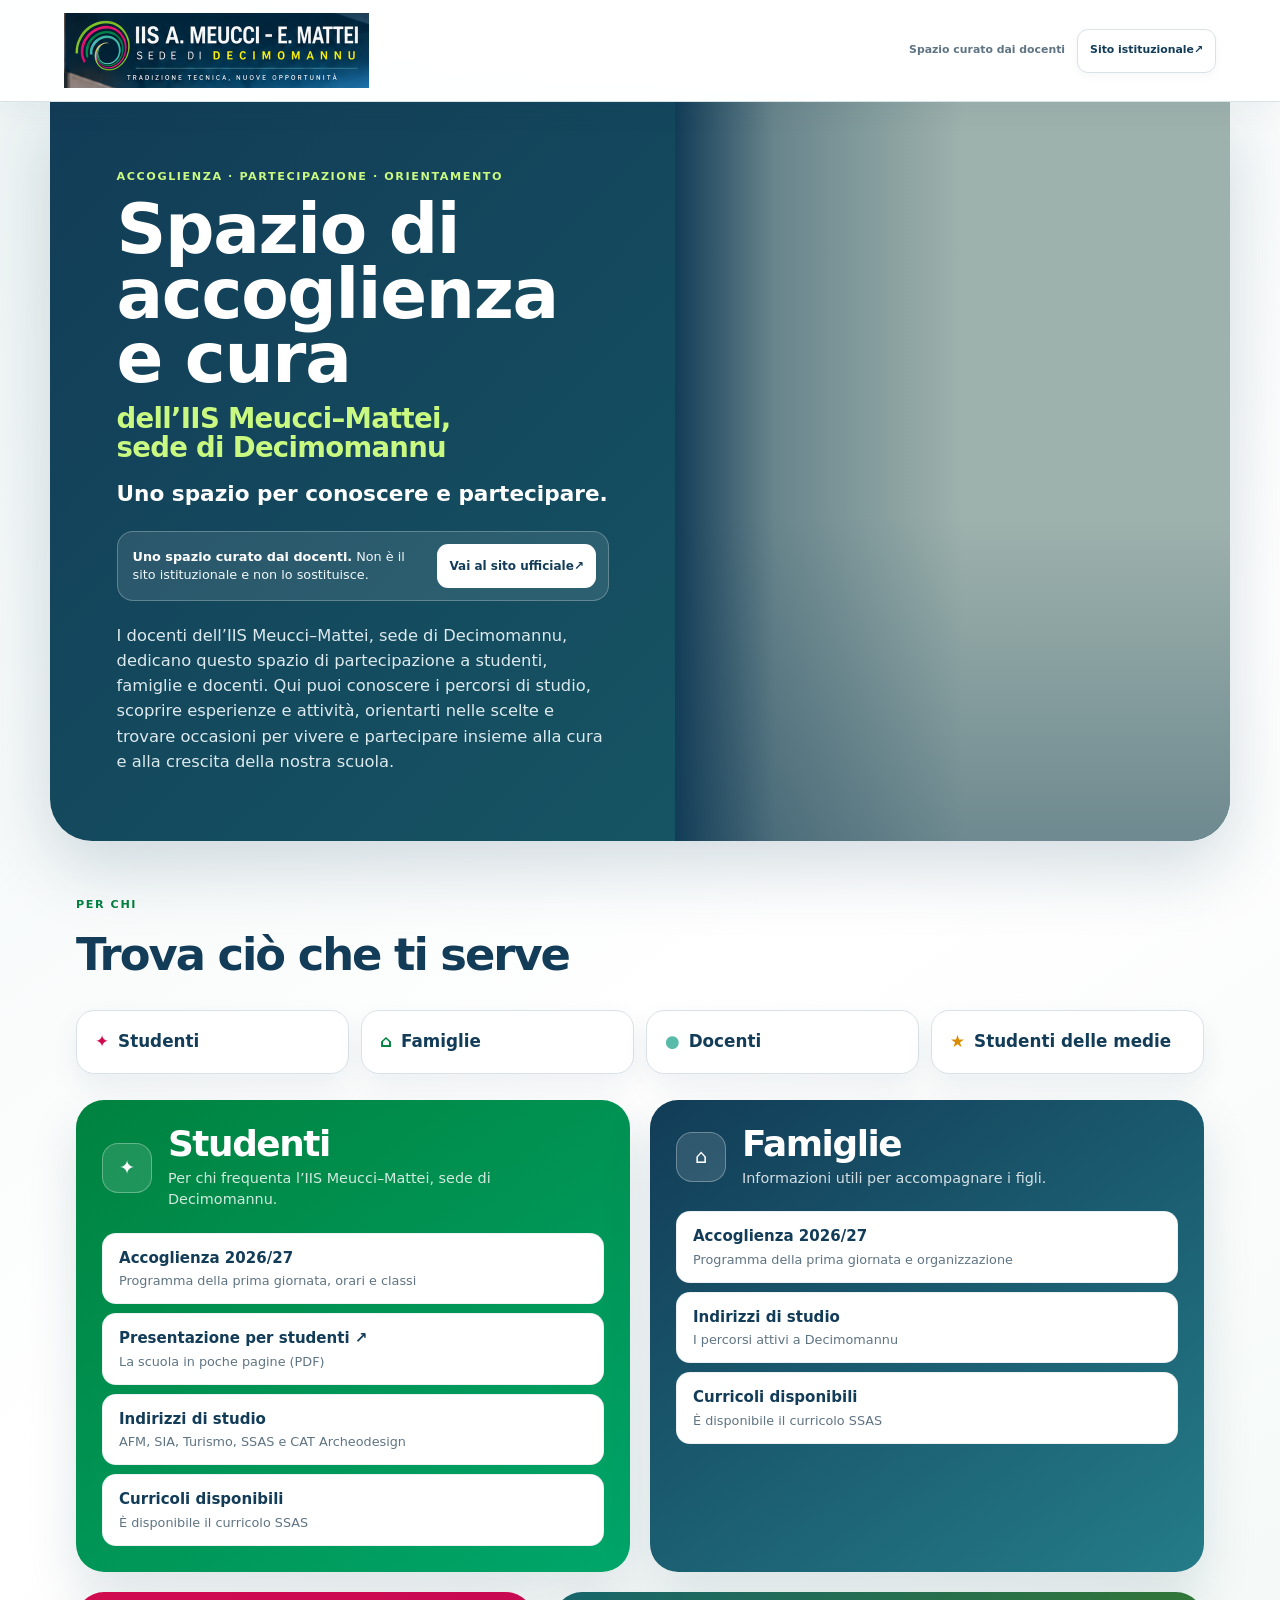
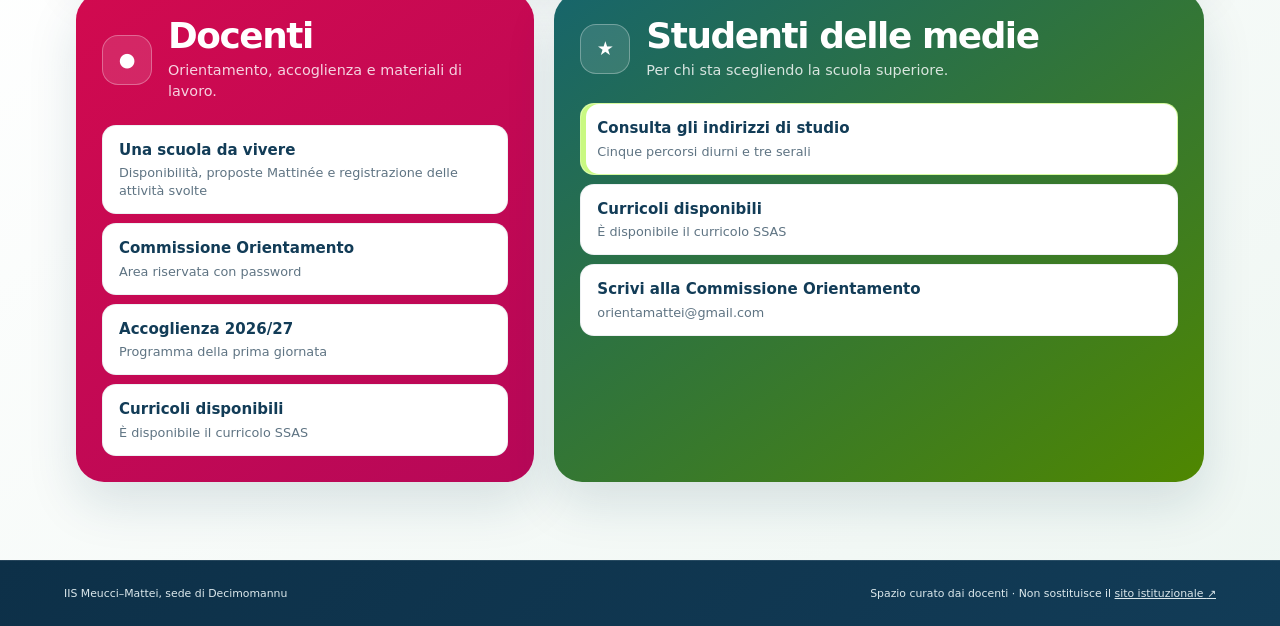
<file: index.html>
<!doctype html>
<html lang="it">
<head>
  <meta charset="utf-8">
  <meta name="viewport" content="width=device-width, initial-scale=1">
  <meta name="description" content="Spazio di accoglienza, partecipazione e orientamento curato dai docenti dell’IIS Meucci–Mattei, sede di Decimomannu.">
  <title>Spazio di accoglienza e cura | IIS Meucci–Mattei, sede di Decimomannu</title>
  <link rel="stylesheet" href="portal.css?v=20260925-home">
</head>
<body>
  <header class="site-header home-header">
    <a class="site-brand" href="index.html" aria-label="Torna alla pagina iniziale">
      <span class="context-logo" role="img" aria-label="IIS A. Meucci – E. Mattei, sede di Decimomannu"><img src="assets/decimomannu-cresce-qui-contesto.png" alt=""></span>
    </a>
    <p class="site-status"><span>Spazio curato dai docenti</span><a href="https://www.iismeuccimattei.edu.it/" target="_blank" rel="noopener">Sito istituzionale <span aria-hidden="true">↗</span></a></p>
  </header>

  <main>
    <section class="hero">
      <picture class="hero-photo" aria-hidden="true">
        <source media="(max-width: 760px)" srcset="assets/sede-decimomannu-900.webp">
        <img src="assets/sede-decimomannu-1440.webp" width="1440" height="482" alt="" fetchpriority="high">
      </picture>
      <div class="hero-copy">
        <p class="eyebrow">Accoglienza · partecipazione · orientamento</p>
        <h1><span class="hero-title-main">Spazio di accoglienza<br>e cura</span><span class="hero-title-school">dell’IIS Meucci–Mattei,<br>sede di Decimomannu</span></h1>
        <p class="hero-subtitle">Uno spazio per conoscere e partecipare.</p>
        <aside class="hero-notice" aria-label="Informazione su questo spazio">
          <span><strong>Uno spazio curato dai docenti.</strong> Non è il sito istituzionale e non lo sostituisce.</span>
          <a href="https://www.iismeuccimattei.edu.it/" target="_blank" rel="noopener">Vai al sito ufficiale <span aria-hidden="true">↗</span></a>
        </aside>
        <p class="hero-intro">I docenti dell’IIS Meucci–Mattei, sede di Decimomannu, dedicano questo spazio di partecipazione a studenti, famiglie e docenti. Qui puoi conoscere i percorsi di studio, scoprire esperienze e attività, orientarti nelle scelte e trovare occasioni per vivere e partecipare insieme alla cura e alla crescita della nostra scuola.</p>
      </div>
    </section>

    <section class="groups-section" aria-labelledby="groups-title">
      <div class="section-heading"><div><p class="step">Per chi</p><h2 id="groups-title">Trova ciò che ti serve</h2></div></div>
      <nav class="group-jump" aria-label="Vai alla tua sezione">
        <a href="#studenti"><span aria-hidden="true">✦</span> Studenti</a>
        <a href="#famiglie"><span aria-hidden="true">⌂</span> Famiglie</a>
        <a href="#docenti"><span aria-hidden="true">●</span> Docenti</a>
        <a href="#medie"><span aria-hidden="true">★</span> Studenti delle medie</a>
      </nav>

      <div class="group-grid">
        <section class="group-card group-studenti" id="studenti" aria-labelledby="studenti-title">
          <header><span class="group-icon" aria-hidden="true">✦</span><div><h3 id="studenti-title">Studenti</h3><p>Per chi frequenta l’IIS Meucci–Mattei, sede di Decimomannu.</p></div></header>
          <ul class="group-links">
            <li><a href="accoglienza.html"><strong>Accoglienza 2026/27</strong><span>Programma della prima giornata, orari e classi</span></a></li>
            <li><a href="documenti/accoglienza/Presentazione_accoglienza_studenti_Meucci_Mattei_2026-27.pdf" target="_blank" rel="noopener"><strong>Presentazione per studenti <span aria-hidden="true">↗</span></strong><span>La scuola in poche pagine (PDF)</span></a></li>
            <li><a href="indirizzi.html"><strong>Indirizzi di studio</strong><span>AFM, SIA, Turismo, SSAS e CAT Archeodesign</span></a></li>
            <li><a href="curricoli.html"><strong>Curricoli disponibili</strong><span>È disponibile il curricolo SSAS</span></a></li>
          </ul>
        </section>

        <section class="group-card group-famiglie" id="famiglie" aria-labelledby="famiglie-title">
          <header><span class="group-icon" aria-hidden="true">⌂</span><div><h3 id="famiglie-title">Famiglie</h3><p>Informazioni utili per accompagnare i figli.</p></div></header>
          <ul class="group-links">
            <li><a href="accoglienza.html"><strong>Accoglienza 2026/27</strong><span>Programma della prima giornata e organizzazione</span></a></li>
            <li><a href="indirizzi.html"><strong>Indirizzi di studio</strong><span>I percorsi attivi a Decimomannu</span></a></li>
            <li><a href="curricoli.html"><strong>Curricoli disponibili</strong><span>È disponibile il curricolo SSAS</span></a></li>
          </ul>
        </section>

        <section class="group-card group-docenti" id="docenti" aria-labelledby="docenti-title">
          <header><span class="group-icon" aria-hidden="true">●</span><div><h3 id="docenti-title">Docenti</h3><p>Orientamento, accoglienza e materiali di lavoro.</p></div></header>
          <ul class="group-links">
            <li><a href="una-scuola-da-vivere.html"><strong>Una scuola da vivere</strong><span>Disponibilità, proposte Mattinée e registrazione delle attività svolte</span></a></li>
            <li><a href="orientamento.html"><strong>Commissione Orientamento</strong><span>Area riservata con password</span></a></li>
            <li><a href="accoglienza.html"><strong>Accoglienza 2026/27</strong><span>Programma della prima giornata</span></a></li>
            <li><a href="curricoli.html"><strong>Curricoli disponibili</strong><span>È disponibile il curricolo SSAS</span></a></li>
          </ul>
        </section>

        <section class="group-card group-medie" id="medie" aria-labelledby="medie-title">
          <header><span class="group-icon" aria-hidden="true">★</span><div><h3 id="medie-title">Studenti delle medie</h3><p>Per chi sta scegliendo la scuola superiore.</p></div></header>
          <ul class="group-links">
            <li><a href="indirizzi.html"><strong>Consulta gli indirizzi di studio</strong><span>Cinque percorsi diurni e tre serali</span></a></li>
            <li><a href="curricoli.html"><strong>Curricoli disponibili</strong><span>È disponibile il curricolo SSAS</span></a></li>
            <li><a href="mailto:orientamattei@gmail.com?subject=Orientamento"><strong>Scrivi alla Commissione Orientamento</strong><span>orientamattei@gmail.com</span></a></li>
          </ul>
        </section>
      </div>
    </section>
  </main>

  <footer class="site-footer">
    <p>IIS Meucci–Mattei, sede di Decimomannu</p>
    <p>Spazio curato dai docenti · Non sostituisce il <a href="https://www.iismeuccimattei.edu.it/" target="_blank" rel="noopener">sito istituzionale <span aria-hidden="true">↗</span></a></p>
  </footer>
</body>
</html>
</file>
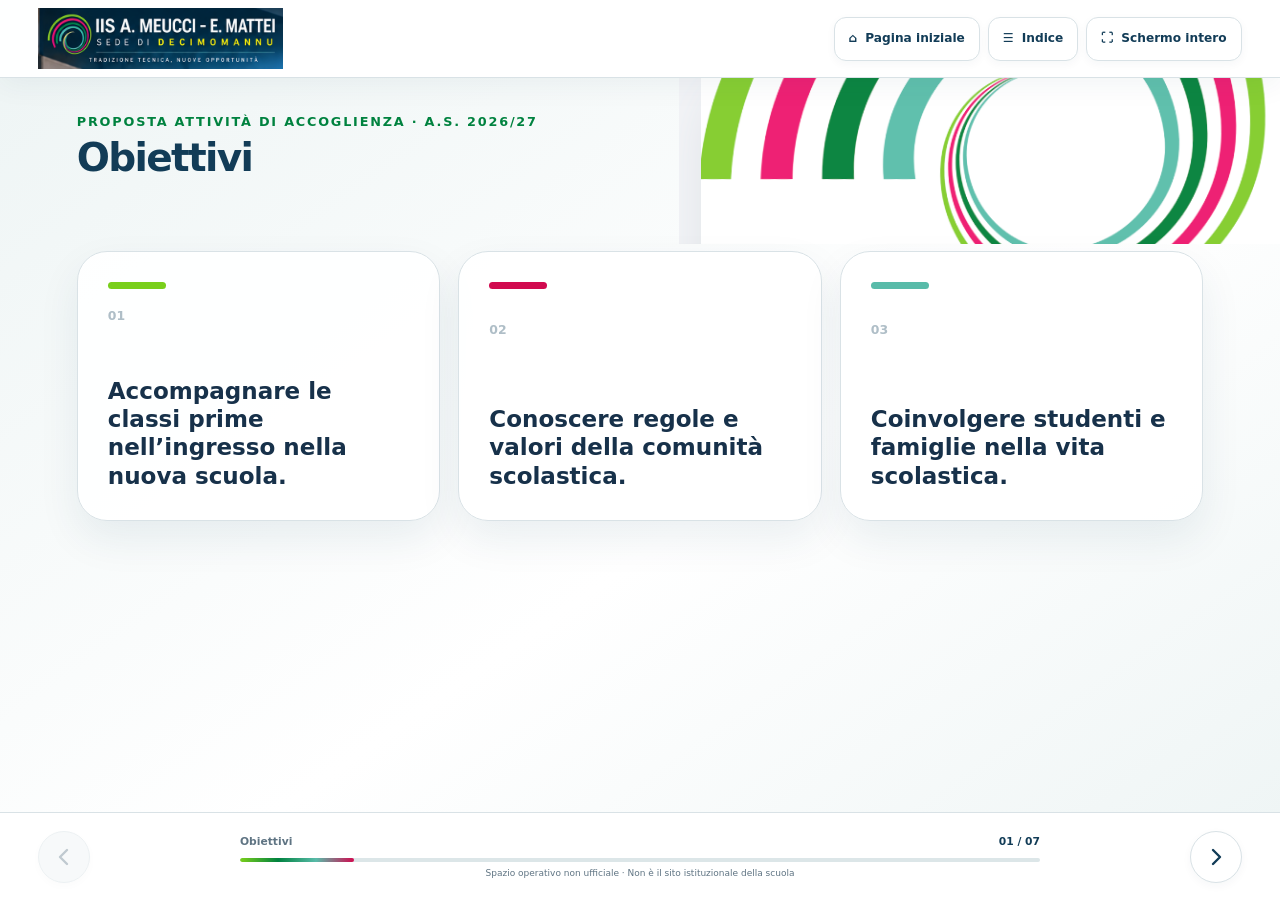
<file: accoglienza.html>
<!doctype html>
<html lang="it">
<head>
  <meta charset="utf-8">
  <meta name="viewport" content="width=device-width, initial-scale=1">
  <meta name="description" content="Proposta di attività di accoglienza 2026/27 dell’IIS Meucci–Mattei, sede di Decimomannu.">
  <title>Accoglienza 2026/27 | IIS Meucci–Mattei, sede di Decimomannu</title>
  <link rel="stylesheet" href="globals.css">
</head>
<body>
  <main class="presentation-shell">
    <header class="topbar">
      <div class="brandline">
        <span class="context-logo" role="img" aria-label="IIS A. Meucci – E. Mattei, sede di Decimomannu"><img src="assets/decimomannu-cresce-qui-contesto.png" alt=""></span>
      </div>
      <div class="top-actions">
        <a class="home-link" href="index.html"><span aria-hidden="true">⌂</span><span>Pagina iniziale</span></a>
        <button id="indexButton" type="button" aria-expanded="false"><span aria-hidden="true">☰</span><span>Indice</span></button>
        <button id="fullscreenButton" type="button" aria-pressed="false"><span aria-hidden="true">⛶</span><span>Schermo intero</span></button>
      </div>
    </header>

    <nav class="index-panel" id="indexPanel" aria-label="Indice della presentazione" hidden>
      <p>Scegli una schermata</p>
      <div id="indexItems"></div>
    </nav>

    <div class="deck" aria-live="polite">
      <div class="slides-track" id="slidesTrack">
        <section class="slide objectives-slide" data-title="Obiettivi">
          <div class="motif motif-top" aria-hidden="true"></div>
          <header class="slide-heading"><p>Proposta attività di accoglienza · a.s. 2026/27</p><h2>Obiettivi</h2></header>
          <div class="slide-body objective-grid">
            <article><span>01</span><h3>Accompagnare le classi prime nell’ingresso nella nuova scuola.</h3></article>
            <article><span>02</span><h3>Conoscere regole e valori della comunità scolastica.</h3></article>
            <article><span>03</span><h3>Coinvolgere studenti e famiglie nella vita scolastica.</h3></article>
          </div>
        </section>

        <section class="slide schedule-slide" data-title="Orari del 14 settembre">
          <header class="slide-heading"><p>14 settembre 2026</p><h2>Orari della mattinata</h2></header>
          <div class="slide-body schedule-comparison">
            <article class="schedule-card first-years">
              <p class="schedule-label">ORARIO INGRESSO CLASSI PRIME</p>
              <div class="time-range"><strong>8.30</strong><span aria-hidden="true">→</span><strong>11.30</strong></div>
              <p class="time-legend"><span>Ingresso</span><span>Uscita</span></p>
            </article>
            <article class="schedule-card other-years">
              <p class="schedule-label">ORARIO INGRESSO CLASSI 2ª · 3ª · 4ª · 5ª</p>
              <div class="time-range"><strong>9.30</strong><span aria-hidden="true">→</span><strong>11.30</strong></div>
              <p class="time-legend"><span>Ingresso</span><span>Uscita</span></p>
            </article>
          </div>
        </section>

        <section class="slide journey-slide" data-title="Classi prime · Aula Magna">
          <header class="slide-heading"><p>Programma per le classi prime</p><h2>Ore 8.30 · Ingresso e accoglienza in Aula Magna</h2></header>
          <div class="journey-strip" aria-label="Sequenza della mattinata"><span class="active">8.30 Aula Magna</span><span>9.30/10.00 Aule</span><span>10.00 Visita</span><span>11.00 Pausa</span><span>11.30 Uscita</span></div>
          <div class="slide-body aula-layout">
            <div class="aula-intro">
              <strong>Studenti e famiglie</strong>
              <p>Accoglienza e lettura del messaggio di benvenuto.</p>
              <p class="organization-note"><b>Proposta organizzativa</b> Presenza di due docenti curricolari in compresenza per ciascuna classe, affiancati dai docenti di sostegno per tutte le ore.</p>
            </div>
            <div class="aula-program">
              <section class="technical-block" aria-labelledby="technical-title">
                <header class="technical-header">
                  <p>Informazioni e documenti</p>
                  <h3 id="technical-title">Quattro contenuti essenziali</h3>
                </header>
                <div class="technical-list">
                  <p><b>01</b><span>Patto di corresponsabilità <small>(slide)</small></span></p>
                  <p><b>02</b><span>Regolamento di Istituto <small>(slide)</small></span></p>
                  <p><b>03</b><span>Nota Ministeriale sull’uso dei cellulari</span></p>
                  <p><b>04</b><span>Presentazione Team Bullismo e Cyberbullismo</span></p>
                </div>
              </section>
              <section class="follow-up-block" aria-labelledby="follow-up-title">
                <h3 id="follow-up-title">A seguire</h3>
                <div class="follow-up-list">
                  <p><b>05</b><span>Appello e formazione delle classi</span></p>
                  <p><b>06</b><span>Accompagnamento nelle aule assegnate con i docenti in servizio <small>Il supporto aggiuntivo sarà definito nella pianificazione organizzativa.</small></span></p>
                </div>
              </section>
            </div>
          </div>
        </section>

        <section class="slide journey-slide classroom-slide" data-title="Classi prime · In aula">
          <header class="slide-heading"><p>Programma per le classi prime</p><h2>Ore 9.30/10.00 · Ingresso nelle aule</h2></header>
          <div class="journey-strip" aria-label="Sequenza della mattinata"><span>8.30 Aula Magna</span><span class="active">9.30/10.00 Aule</span><span>10.00 Visita</span><span>11.00 Pausa</span><span>11.30 Uscita</span></div>
          <div class="slide-body teacher-layout">
            <div class="teacher-callout"><span>Il docente</span><h3>Presenta alla LIM questi documenti:</h3></div>
            <div class="document-list">
              <article><span>01</span><h3>Organi Collegiali: funzioni e ruolo dei rappresentanti.</h3></article>
              <article><span>02</span><h3>Assemblee di classe e di Istituto.</h3></article>
              <article><span>03</span><h3>Regolamento Privacy e bullismo.</h3></article>
            </div>
          </div>
        </section>

        <section class="slide journey-slide visit-slide" data-title="Visita e Decimomannu">
          <header class="slide-heading"><p>Programma per le classi prime</p><h2>Dalle ore 10.00 · Visita guidata dell’Istituto</h2></header>
          <div class="journey-strip" aria-label="Sequenza della mattinata"><span>8.30 Aula Magna</span><span>9.30/10.00 Aule</span><span class="active">10.00 Visita</span><span>11.00 Pausa</span><span>11.30 Uscita</span></div>
          <div class="slide-body decimo-layout">
            <div class="pairing-board">
              <h3>Solo per la sede di Decimomannu</h3>
              <p>Al termine della visita, le classi prime incontrano i compagni più grandi dello stesso indirizzo.</p>
              <div><strong>SSAS</strong><span>1SB</span><b>→</b><span>4SB</span></div>
              <div><strong>SSAS</strong><span>1SA</span><b>→</b><span>3SA</span></div>
              <div><strong>TUR</strong><span>1E</span><b>→</b><span>4E</span></div>
              <div><strong>AFM</strong><span>1A</span><b>→</b><span>5A</span></div>
              <small>Alle classi accoglienti viene consegnata una scheda-canovaccio per favorire questo momento di socializzazione.</small>
            </div>
            <div class="route-board">
              <h3>Partenza della visita</h3>
              <p><time>10.00</time><span><strong>1ª A AFM</strong>Inizia dal piano terra</span></p>
              <p><time>10.00</time><span><strong>1ª E TUR</strong>Inizia dal primo piano</span></p>
              <p><time>10.30</time><span><strong>1SA</strong>Inizia dal piano terra</span></p>
              <p><time>10.30</time><span><strong>1SB</strong>Inizia dal primo piano</span></p>
              <div class="end-times"><span><b>11.00–11.15</b>Pausa dentro le aule</span><span><b>11.30</b>Uscita</span></div>
            </div>
          </div>
        </section>

        <section class="slide senior-slide" data-title="Classi 2ª · 3ª · 4ª · 5ª">
          <header class="slide-heading"><p>Ingresso ore 9.30</p><h2>Programma per le classi 2ª, 3ª, 4ª e 5ª</h2></header>
          <div class="slide-body senior-layout">
            <div class="senior-activities">
              <article class="welcome-card"><span>01</span><h3>Accoglienza della classe e presentazione degli obiettivi per il nuovo anno.</h3><p>Confronto sulle difficoltà emerse e sugli obiettivi da raggiungere.</p></article>
              <article><span>02</span><h3>Presentazione Regolamento di Istituto.</h3></article>
              <article><span>03</span><h3>Nota Ministeriale sull’uso dei cellulari.</h3></article>
              <article class="policy-card"><span>04</span><h3>Presentazione E-Policy e regolamento antibullismo.</h3></article>
            </div>
            <div class="closing-panel">
              <p><strong>11.00–11.15</strong><span>Pausa dentro le aule</span></p>
              <p><strong>11.30</strong><span>Uscita</span></p>
              <small>Il materiale prodotto dalla Commissione accoglienza verrà caricato nella LIM di ogni classe di ciascun plesso.</small>
            </div>
          </div>
        </section>

        <section class="slide closing-slide" data-title="Buon anno scolastico">
          <div class="motif motif-closing" aria-hidden="true"></div>
          <div class="closing-message">
            <p>14 settembre 2026</p>
            <h2>Buon anno scolastico<br><span>a tutte e a tutti!</span></h2>
            <div class="celebration-dots" aria-hidden="true"><i></i><i></i><i></i><i></i></div>
          </div>
        </section>
      </div>
    </div>

    <footer class="controls">
      <button id="prevButton" type="button" aria-label="Schermata precedente">
        <svg viewBox="0 0 24 24" aria-hidden="true"><path d="M15 5 8 12l7 7"/></svg>
      </button>
      <div class="control-center">
        <div class="progress-wrap"><div class="progress-text"><span id="currentTitle">Obiettivi</span><strong id="counter">01 / 07</strong></div><div class="progress-bar"><span id="progress"></span></div></div>
        <p class="disclaimer">Spazio operativo non ufficiale · Non è il sito istituzionale della scuola</p>
      </div>
      <button id="nextButton" type="button" aria-label="Schermata successiva">
        <svg viewBox="0 0 24 24" aria-hidden="true"><path d="m9 5 7 7-7 7"/></svg>
      </button>
    </footer>
  </main>
  <script src="presentation.js"></script>
</body>
</html>
</file>
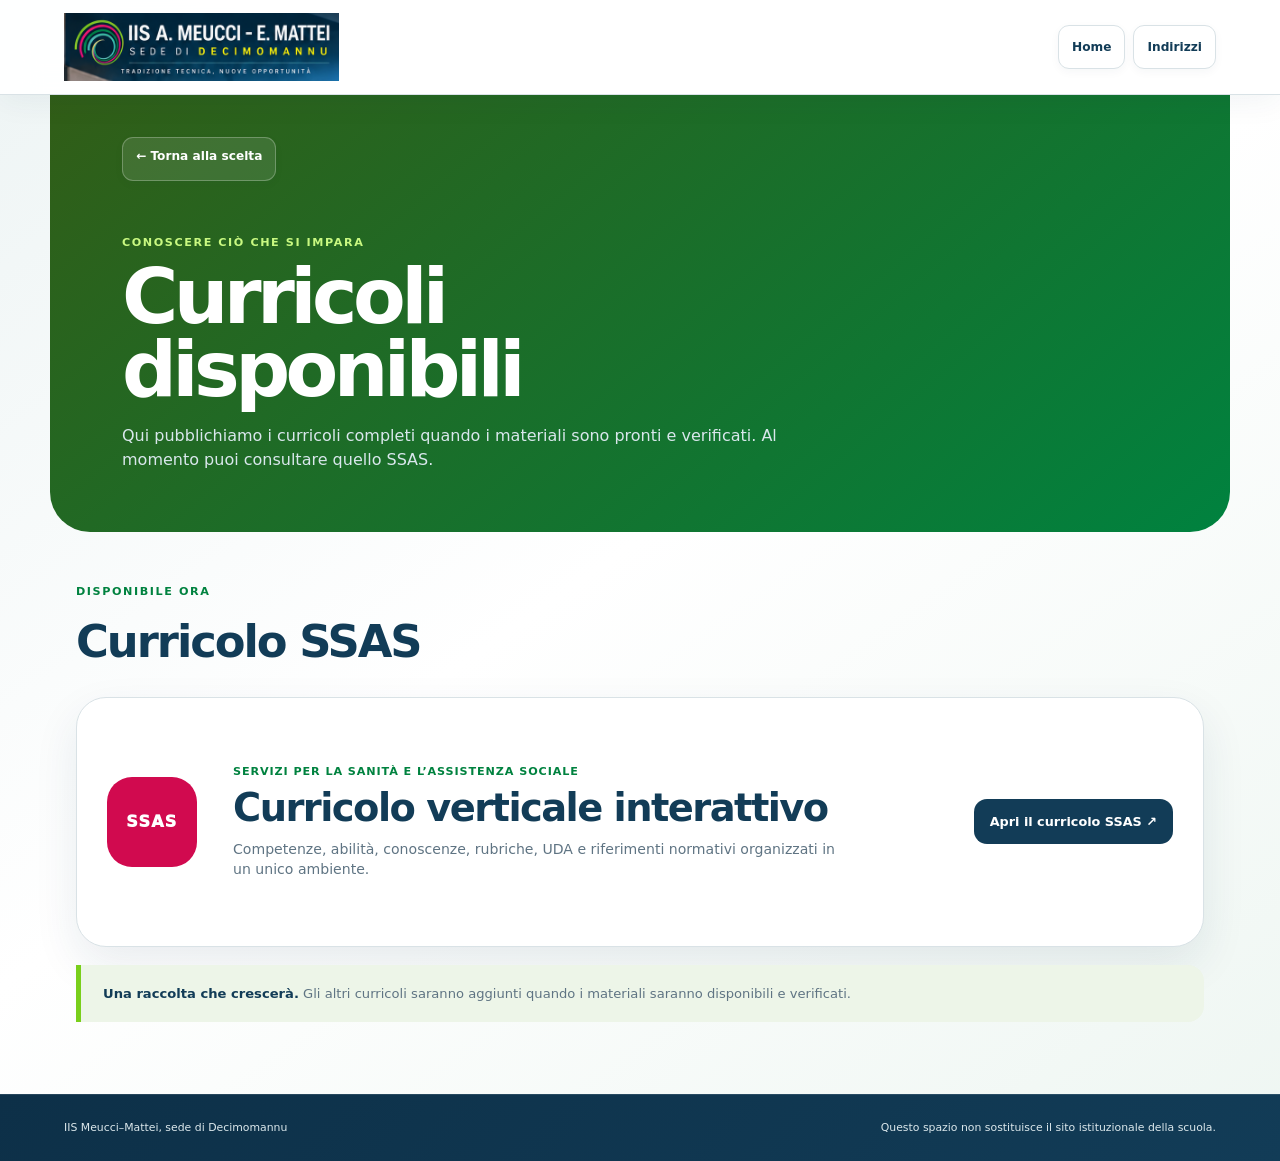
<file: curricoli.html>
<!doctype html>
<html lang="it">
<head>
  <meta charset="utf-8">
  <meta name="viewport" content="width=device-width, initial-scale=1">
  <meta name="description" content="Curricoli pubblicati dall’IIS Meucci–Mattei, sede di Decimomannu. Al momento è disponibile il curricolo SSAS.">
  <title>Curricoli disponibili | IIS Meucci–Mattei, sede di Decimomannu</title>
  <link rel="stylesheet" href="portal.css">
</head>
<body>
  <header class="site-header">
    <a class="site-brand" href="index.html" aria-label="Torna alla pagina iniziale">
      <span class="context-logo" role="img" aria-label="IIS A. Meucci – E. Mattei, sede di Decimomannu"><img src="assets/decimomannu-cresce-qui-contesto.png" alt=""></span>
    </a>
    <nav class="page-nav" aria-label="Navigazione principale">
      <a href="index.html">Home</a>
      <a href="indirizzi.html">Indirizzi</a>
    </nav>
  </header>

  <main class="orientation-main">
    <section class="orientation-hero curricula-hero">
      <a class="back-link" href="index.html"><span aria-hidden="true">←</span> Torna alla scelta</a>
      <p class="eyebrow">Conoscere ciò che si impara</p>
      <h1>Curricoli<br>disponibili</h1>
      <p>Qui pubblichiamo i curricoli completi quando i materiali sono pronti e verificati. Al momento puoi consultare quello SSAS.</p>
    </section>

    <section class="curricula-section" aria-labelledby="available-title">
      <div class="section-heading"><div><p class="step">DISPONIBILE ORA</p><h2 id="available-title">Curricolo SSAS</h2></div></div>
      <article class="curriculum-card">
        <div class="curriculum-code">SSAS</div>
        <div class="curriculum-copy">
          <p>Servizi per la Sanità e l’Assistenza Sociale</p>
          <h3>Curricolo verticale interattivo</h3>
          <p>Competenze, abilità, conoscenze, rubriche, UDA e riferimenti normativi organizzati in un unico ambiente.</p>
        </div>
        <a href="https://salvapicconi.github.io/conoscenzessas2025/" target="_blank" rel="noopener">Apri il curricolo SSAS <span aria-hidden="true">↗</span></a>
      </article>
      <p class="growth-note"><strong>Una raccolta che crescerà.</strong> Gli altri curricoli saranno aggiunti quando i materiali saranno disponibili e verificati.</p>
    </section>
  </main>

  <footer class="site-footer">
    <p>IIS Meucci–Mattei, sede di Decimomannu</p>
    <p>Questo spazio non sostituisce il sito istituzionale della scuola.</p>
  </footer>
</body>
</html>
</file>
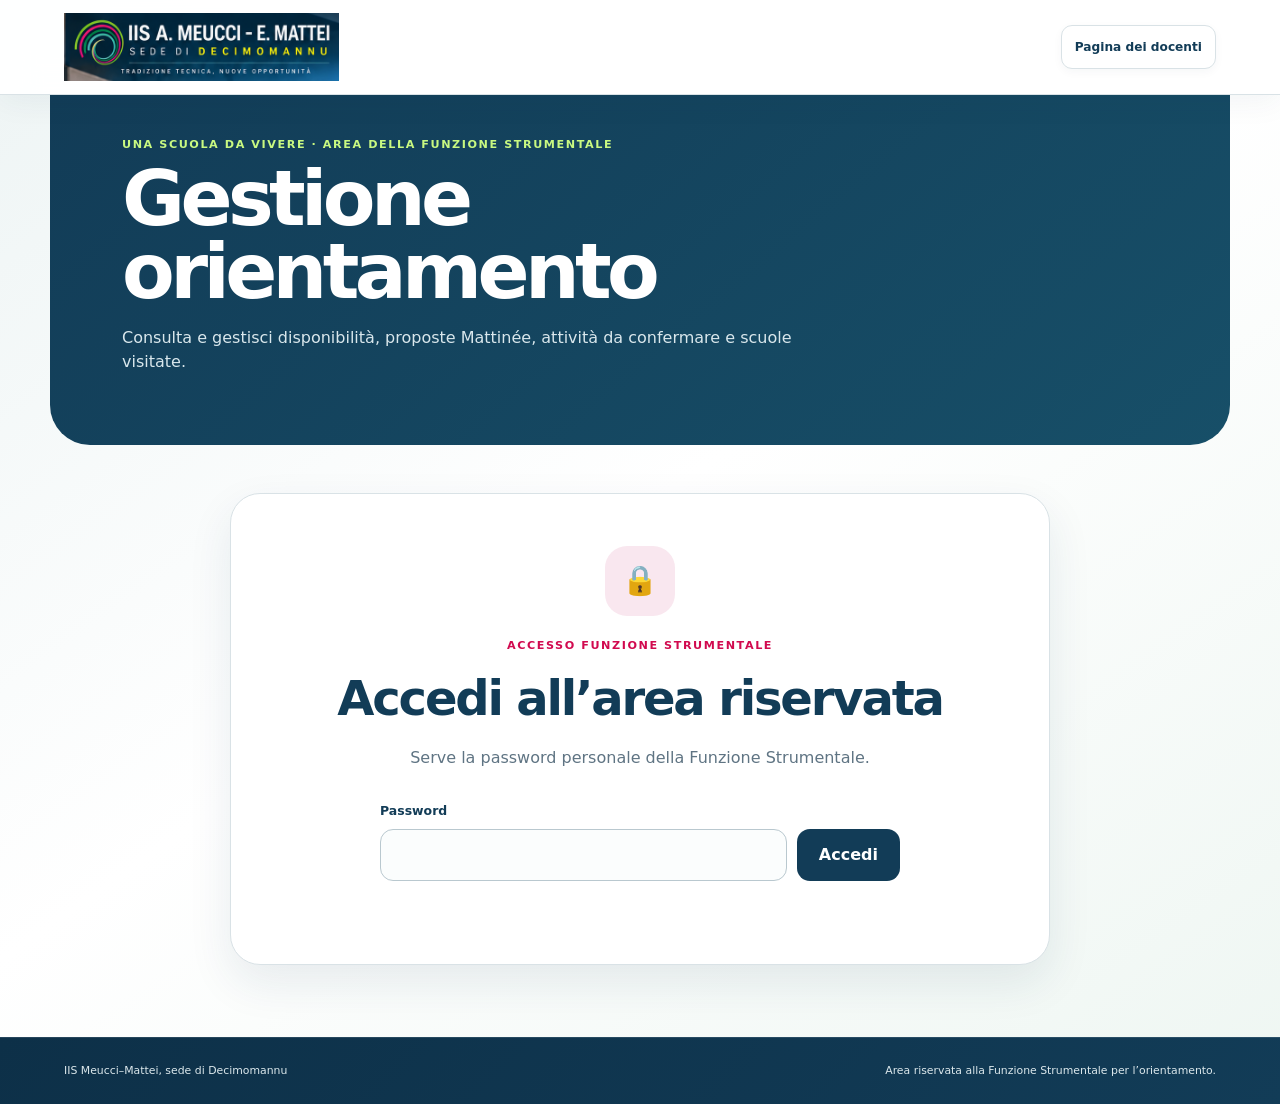
<file: gestione.html>
<!doctype html>
<html lang="it">
<head>
  <meta charset="utf-8">
  <meta name="viewport" content="width=device-width, initial-scale=1">
  <meta name="robots" content="noindex, nofollow, noarchive">
  <meta name="description" content="Area di gestione dell’orientamento riservata alla Funzione Strumentale dell’IIS Meucci–Mattei, sede di Decimomannu.">
  <title>Gestione orientamento | IIS Meucci–Mattei, sede di Decimomannu</title>
  <link rel="stylesheet" href="portal.css?v=20260922-2">
  <link rel="stylesheet" href="orientamento-modulo.css?v=20260925-1">
  <link rel="stylesheet" href="gestione.css?v=20260927-1">
</head>
<body>
  <header class="site-header">
    <a class="site-brand" href="index.html" aria-label="Torna alla pagina iniziale">
      <span class="context-logo" role="img" aria-label="IIS A. Meucci – E. Mattei, sede di Decimomannu"><img src="assets/decimomannu-cresce-qui-contesto.png" alt=""></span>
    </a>
    <nav class="page-nav" aria-label="Navigazione principale">
      <a href="una-scuola-da-vivere.html">Pagina dei docenti</a>
    </nav>
  </header>

  <main class="orientation-main">
    <section class="orientation-hero">
      <p class="eyebrow">Una scuola da vivere · Area della Funzione Strumentale</p>
      <h1>Gestione<br>orientamento</h1>
      <p>Consulta e gestisci disponibilità, proposte Mattinée, attività da confermare e scuole visitate.</p>
    </section>

    <section class="protected-shell" aria-labelledby="access-title">
      <div class="access-panel" id="loginPanel">
        <div class="lock-symbol" aria-hidden="true">🔒</div>
        <p class="step">Accesso Funzione Strumentale</p>
        <h2 id="access-title">Accedi all’area riservata</h2>
        <p>Serve la password personale della Funzione Strumentale.</p>
        <form class="password-form" id="passwordForm">
          <label for="managePassword">Password</label>
          <div class="password-row">
            <input id="managePassword" name="password" type="password" autocomplete="current-password" required>
            <button type="submit">Accedi</button>
          </div>
          <p class="access-message" id="accessMessage" role="status" aria-live="polite"></p>
        </form>
      </div>

      <div class="manage-panel" id="workspacePanel" hidden>
        <div class="manage-top">
          <div><p class="step">Gestione orientamento</p><h2 id="workspaceTitle" tabindex="-1">Attività e disponibilità ricevute</h2></div>
          <div class="manage-actions"><button id="refreshButton" type="button">Aggiorna dati</button><button class="logout-button" id="logoutButton" type="button">Esci</button></div>
        </div>
        <p id="globalMessage" class="global-message" role="status" aria-live="polite"></p>
        <div class="contribution-summary" id="summary"></div>

        <nav class="tabs" role="tablist" aria-label="Sezioni">
          <button role="tab" data-tab="confermare" aria-selected="true">Attività da confermare <span class="count" id="countConfermare"></span></button>
          <button role="tab" data-tab="candidature" aria-selected="false">Disponibilità docenti <span class="count" id="countCandidature"></span></button>
          <button role="tab" data-tab="proposte" aria-selected="false">Proposte Mattinée <span class="count" id="countProposte"></span></button>
          <button role="tab" data-tab="scuole" aria-selected="false">Scuole</button>
          <button role="tab" data-tab="attivita" aria-selected="false">Attività confermate</button>
        </nav>

        <section class="tab-panel" data-panel="confermare">
          <p class="panel-help">Visite e Mattinée registrate dai docenti. <b>Conferma l’attività</b> se si è svolta: entrerà nell’elenco per la Dirigente. <b>Scarta la registrazione</b> se è un errore o un doppione.</p>
          <div class="review-list" id="pendingList"></div>
        </section>

        <section class="tab-panel" data-panel="candidature" hidden>
          <p class="panel-help">Docenti che hanno dato la disponibilità per le visite nelle scuole secondarie di primo grado. <b>Conferma</b> le disponibilità concordate; <b>archivia</b> quelle non più valide.</p>
          <div class="filters" data-filter-for="candidature">
            <button data-filter="ricevuta" aria-pressed="true">Da contattare</button>
            <button data-filter="assegnata" aria-pressed="false">Confermate</button>
            <button data-filter="archiviata" aria-pressed="false">Archiviate</button>
            <button data-filter="tutte" aria-pressed="false">Tutte</button>
          </div>
          <div class="review-list" id="supporterList"></div>
        </section>

        <section class="tab-panel" data-panel="proposte" hidden>
          <p class="panel-help">Laboratori e lezioni aperte proposti dai docenti. Usa gli stati per distinguere le proposte da valutare, approvate e archiviate.</p>
          <div class="filters" data-filter-for="proposte">
            <button data-filter="aperte" aria-pressed="true">Da valutare</button>
            <button data-filter="approvata" aria-pressed="false">Approvate</button>
            <button data-filter="archiviata" aria-pressed="false">Archiviate</button>
            <button data-filter="tutte" aria-pressed="false">Tutte</button>
          </div>
          <div class="review-list" id="proposalList"></div>
        </section>

        <section class="tab-panel" data-panel="scuole" hidden>
          <p class="panel-help">Per ogni scuola trovi le disponibilità ricevute, quelle confermate e le visite già svolte.</p>
          <div class="school-board" id="schoolBoard"></div>
        </section>

        <section class="tab-panel" data-panel="attivita" hidden>
          <div class="export-bar">
            <p class="panel-help">Qui trovi tutte le attività confermate. Il pulsante scarica l’elenco per la Dirigente (docente, attività, scuola, data), da aprire con Excel.</p>
            <button type="button" class="act ok" id="exportButton">Scarica elenco CSV</button>
          </div>
          <p class="panel-help">Se un docente non ha registrato un’attività, puoi inserirla tu: risulterà subito confermata e sarà inclusa nell’elenco per la Dirigente.</p>
          <form id="activityForm" class="activity-form">
            <label>Nome <input name="nome" list="teacherNames" maxlength="80" required></label>
            <label>Cognome <input name="cognome" list="teacherSurnames" maxlength="80" required></label>
            <label>Attività
              <select name="tipo" id="activityType" required>
                <option value="visita">Visita in una scuola</option>
                <option value="mattinee">Mattinée diffusa realizzata</option>
              </select>
            </label>
            <label id="activitySchoolField">Scuola <select name="scuola_id" id="activitySchool"></select></label>
            <label id="activityTitleField" hidden>Titolo della Mattinée <input name="titolo" maxlength="160"></label>
            <label>Data <input name="data" type="date" required></label>
            <label class="activity-wide">Nota <span>facoltativa</span><input name="nota" maxlength="600"></label>
            <button type="submit">Registra l’attività</button>
          </form>
          <datalist id="teacherNames"></datalist><datalist id="teacherSurnames"></datalist>
          <p id="activityMessage" class="global-message" role="status" aria-live="polite"></p>
          <h3 class="sub-title">Attività confermate</h3>
          <div class="review-list" id="activityList"></div>
        </section>

      </div>
    </section>
  </main>

  <footer class="site-footer">
    <p>IIS Meucci–Mattei, sede di Decimomannu</p>
    <p>Area riservata alla Funzione Strumentale per l’orientamento.</p>
  </footer>
  <script src="gestione.js?v=20260927-1"></script>
</body>
</html>
</file>
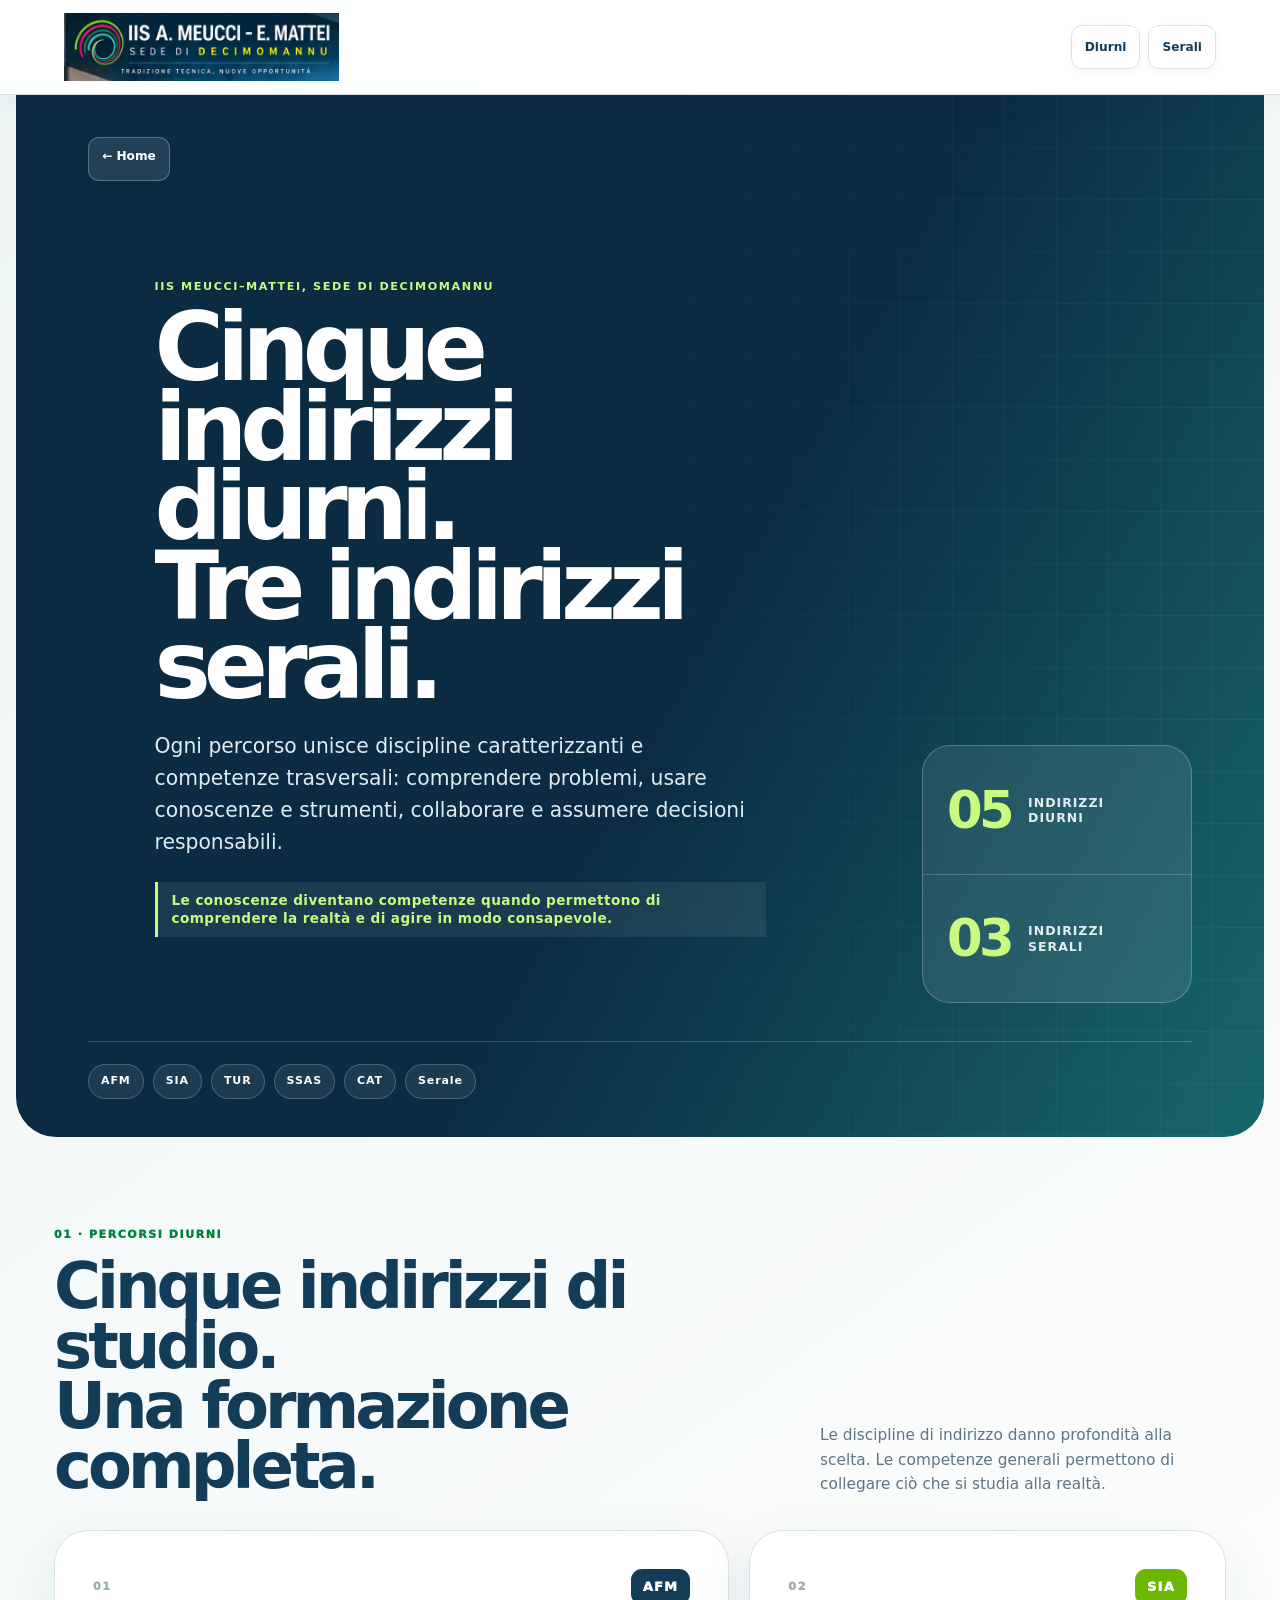
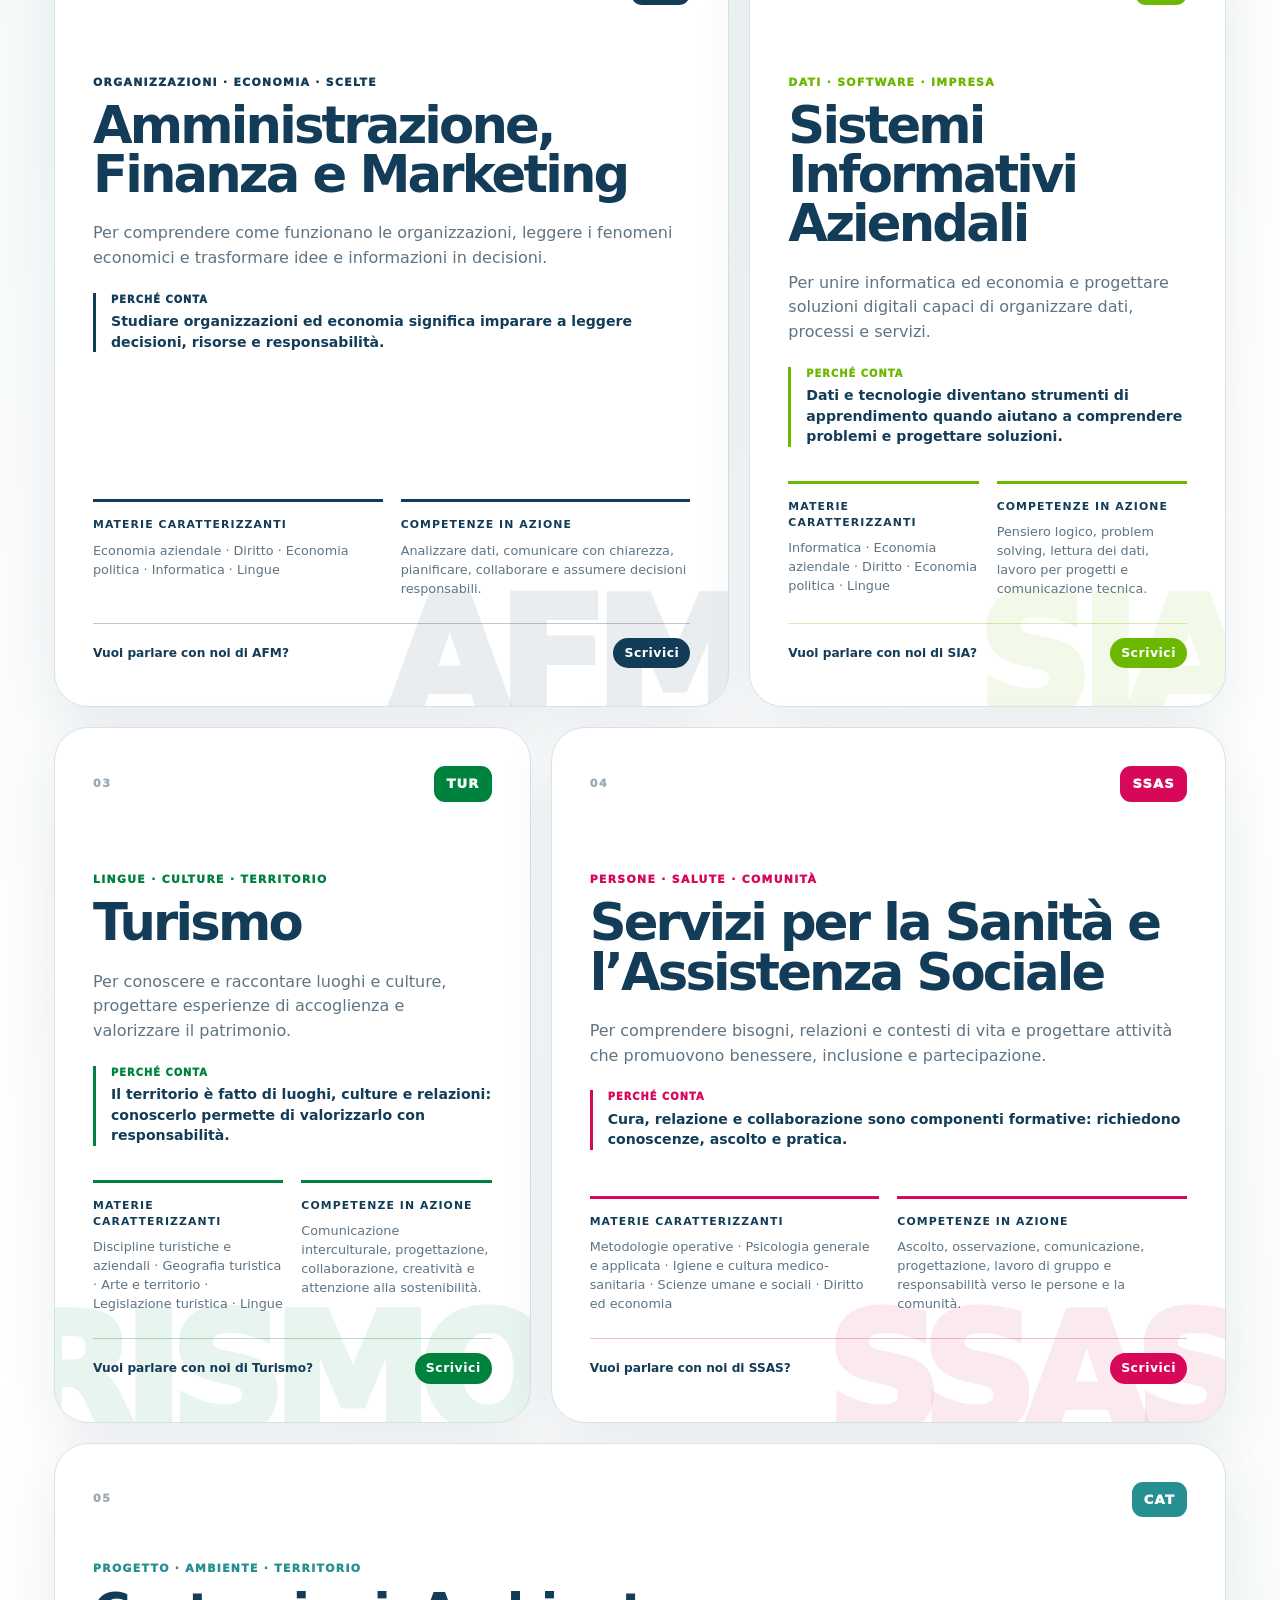
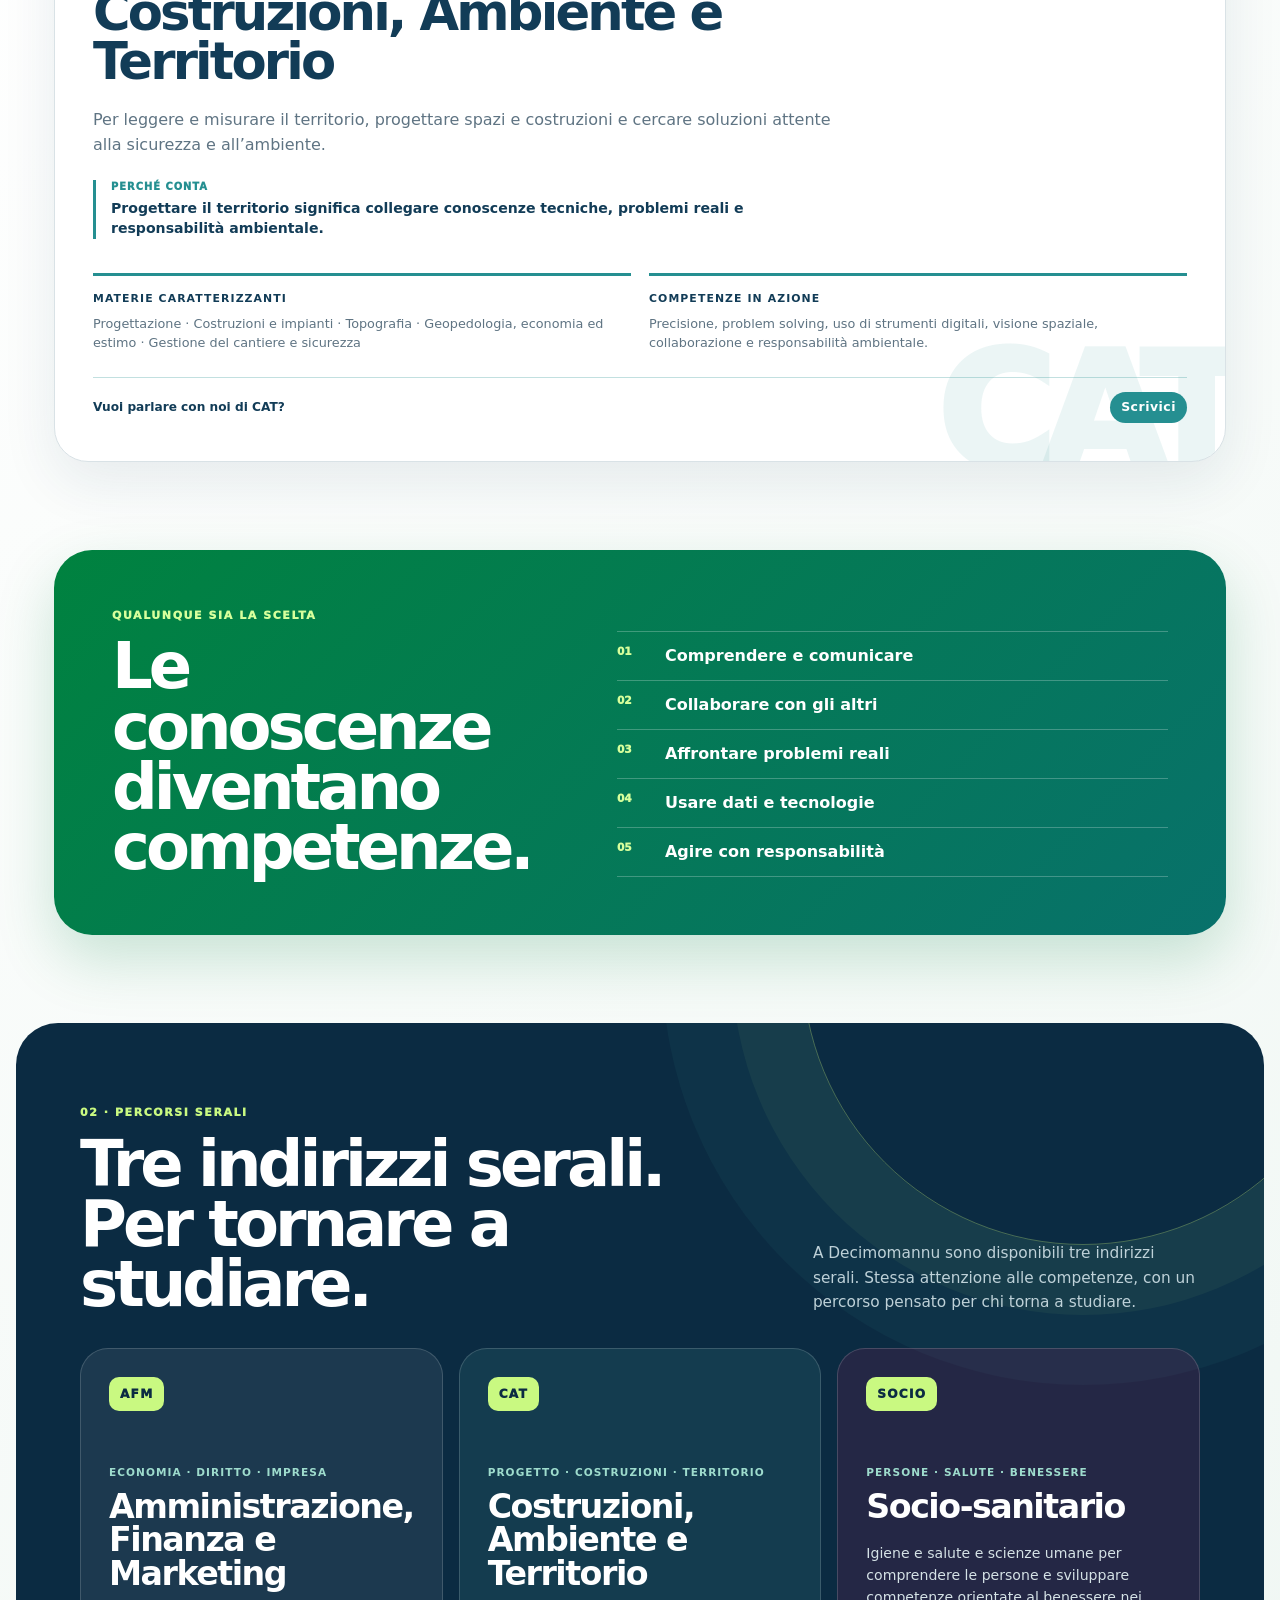
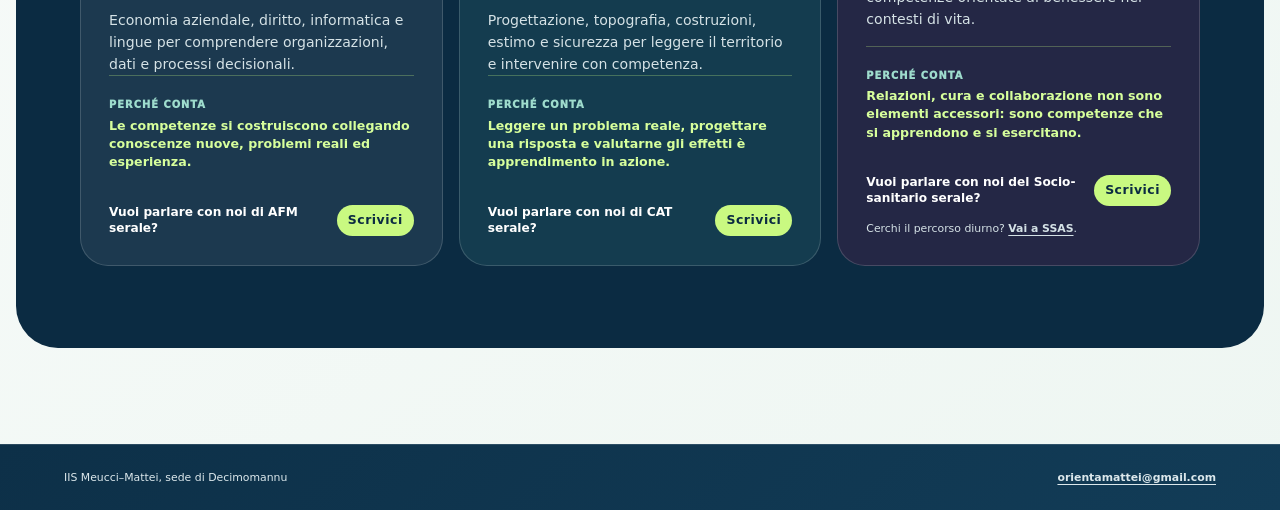
<file: indirizzi.html>
<!doctype html>
<html lang="it">
<head>
  <meta charset="utf-8">
  <meta name="viewport" content="width=device-width, initial-scale=1">
  <meta name="description" content="Gli indirizzi di studio diurni e serali dell’IIS Meucci–Mattei, sede di Decimomannu: AFM, SIA, Turismo, SSAS, CAT e i percorsi serali AFM, CAT e Socio-sanitario.">
  <title>Indirizzi di studio | IIS Meucci–Mattei, sede di Decimomannu</title>
  <link rel="stylesheet" href="portal.css">
  <link rel="stylesheet" href="indirizzi.css">
</head>
<body>
  <header class="site-header">
    <a class="site-brand" href="index.html" aria-label="Torna alla pagina iniziale">
      <span class="context-logo" role="img" aria-label="IIS A. Meucci – E. Mattei, sede di Decimomannu"><img src="assets/decimomannu-cresce-qui-contesto.png" alt=""></span>
    </a>
    <nav class="page-nav" aria-label="Navigazione della pagina">
      <a href="#diurni">Diurni</a>
      <a href="#serali">Serali</a>
    </nav>
  </header>

  <main class="study-page">
    <section class="study-hero orientation-hero" aria-labelledby="page-title">
      <a class="back-link" href="index.html"><span aria-hidden="true">←</span> Home</a>
      <div class="hero-layout">
        <div class="hero-copy">
          <p class="eyebrow">IIS Meucci–Mattei, sede di Decimomannu</p>
          <h1 id="page-title">Cinque indirizzi diurni.<br>Tre indirizzi serali.</h1>
          <p class="hero-summary">Ogni percorso unisce discipline caratterizzanti e competenze trasversali: comprendere problemi, usare conoscenze e strumenti, collaborare e assumere decisioni responsabili.</p>
          <p class="hero-principle">Le conoscenze diventano competenze quando permettono di comprendere la realtà e di agire in modo consapevole.</p>
        </div>
        <div class="route-summary" aria-label="Riepilogo dell’offerta">
          <a href="#diurni"><strong>05</strong><span>indirizzi<br>diurni</span></a>
          <a href="#serali"><strong>03</strong><span>indirizzi<br>serali</span></a>
        </div>
      </div>
      <div class="course-index" aria-label="Elenco rapido degli indirizzi">
        <a href="#afm">AFM</a>
        <a href="#sia">SIA</a>
        <a href="#turismo">TUR</a>
        <a href="#ssas">SSAS</a>
        <a href="#cat">CAT</a>
        <a href="#serali">Serale</a>
      </div>
    </section>

    <section class="study-section" id="diurni" aria-labelledby="diurni-title">
      <header class="section-intro">
        <div>
          <p class="section-kicker">01 · Percorsi diurni</p>
          <h2 id="diurni-title">Cinque indirizzi di studio.<br>Una formazione completa.</h2>
        </div>
        <p>Le discipline di indirizzo danno profondità alla scelta. Le competenze generali permettono di collegare ciò che si studia alla realtà.</p>
      </header>

      <div class="day-grid">
        <article class="study-card afm" id="afm">
          <div class="card-head">
            <span class="card-number">01</span>
            <span class="course-code">AFM</span>
          </div>
          <div class="card-title">
            <p>Organizzazioni · economia · scelte</p>
            <h3>Amministrazione, Finanza e Marketing</h3>
          </div>
          <p class="course-intent">Per comprendere come funzionano le organizzazioni, leggere i fenomeni economici e trasformare idee e informazioni in decisioni.</p>
          <p class="course-caption"><span>Perché conta</span>Studiare organizzazioni ed economia significa imparare a leggere decisioni, risorse e responsabilità.</p>
          <div class="card-details">
            <div>
              <h4>Materie caratterizzanti</h4>
              <p>Economia aziendale · Diritto · Economia politica · Informatica · Lingue</p>
            </div>
            <div>
              <h4>Competenze in azione</h4>
              <p>Analizzare dati, comunicare con chiarezza, pianificare, collaborare e assumere decisioni responsabili.</p>
            </div>
          </div>
          <a class="course-contact" href="mailto:orientamattei@gmail.com?subject=Orientamento%20AFM"><span>Vuoi parlare con noi di AFM?</span><strong>Scrivici</strong></a>
        </article>

        <article class="study-card sia" id="sia">
          <div class="card-head">
            <span class="card-number">02</span>
            <span class="course-code">SIA</span>
          </div>
          <div class="card-title">
            <p>Dati · software · impresa</p>
            <h3>Sistemi Informativi Aziendali</h3>
          </div>
          <p class="course-intent">Per unire informatica ed economia e progettare soluzioni digitali capaci di organizzare dati, processi e servizi.</p>
          <p class="course-caption"><span>Perché conta</span>Dati e tecnologie diventano strumenti di apprendimento quando aiutano a comprendere problemi e progettare soluzioni.</p>
          <div class="card-details">
            <div>
              <h4>Materie caratterizzanti</h4>
              <p>Informatica · Economia aziendale · Diritto · Economia politica · Lingue</p>
            </div>
            <div>
              <h4>Competenze in azione</h4>
              <p>Pensiero logico, problem solving, lettura dei dati, lavoro per progetti e comunicazione tecnica.</p>
            </div>
          </div>
          <a class="course-contact" href="mailto:orientamattei@gmail.com?subject=Orientamento%20SIA"><span>Vuoi parlare con noi di SIA?</span><strong>Scrivici</strong></a>
        </article>

        <article class="study-card turismo" id="turismo">
          <div class="card-head">
            <span class="card-number">03</span>
            <span class="course-code">TUR</span>
          </div>
          <div class="card-title">
            <p>Lingue · culture · territorio</p>
            <h3>Turismo</h3>
          </div>
          <p class="course-intent">Per conoscere e raccontare luoghi e culture, progettare esperienze di accoglienza e valorizzare il patrimonio.</p>
          <p class="course-caption"><span>Perché conta</span>Il territorio è fatto di luoghi, culture e relazioni: conoscerlo permette di valorizzarlo con responsabilità.</p>
          <div class="card-details">
            <div>
              <h4>Materie caratterizzanti</h4>
              <p>Discipline turistiche e aziendali · Geografia turistica · Arte e territorio · Legislazione turistica · Lingue</p>
            </div>
            <div>
              <h4>Competenze in azione</h4>
              <p>Comunicazione interculturale, progettazione, collaborazione, creatività e attenzione alla sostenibilità.</p>
            </div>
          </div>
          <a class="course-contact" href="mailto:orientamattei@gmail.com?subject=Orientamento%20Turismo"><span>Vuoi parlare con noi di Turismo?</span><strong>Scrivici</strong></a>
        </article>

        <article class="study-card ssas" id="ssas">
          <div class="card-head">
            <span class="card-number">04</span>
            <span class="course-code">SSAS</span>
          </div>
          <div class="card-title">
            <p>Persone · salute · comunità</p>
            <h3>Servizi per la Sanità e l’Assistenza Sociale</h3>
          </div>
          <p class="course-intent">Per comprendere bisogni, relazioni e contesti di vita e progettare attività che promuovono benessere, inclusione e partecipazione.</p>
          <p class="course-caption"><span>Perché conta</span>Cura, relazione e collaborazione sono componenti formative: richiedono conoscenze, ascolto e pratica.</p>
          <div class="card-details">
            <div>
              <h4>Materie caratterizzanti</h4>
              <p>Metodologie operative · Psicologia generale e applicata · Igiene e cultura medico-sanitaria · Scienze umane e sociali · Diritto ed economia</p>
            </div>
            <div>
              <h4>Competenze in azione</h4>
              <p>Ascolto, osservazione, comunicazione, progettazione, lavoro di gruppo e responsabilità verso le persone e la comunità.</p>
            </div>
          </div>
          <a class="course-contact" href="mailto:orientamattei@gmail.com?subject=Orientamento%20SSAS"><span>Vuoi parlare con noi di SSAS?</span><strong>Scrivici</strong></a>
        </article>

        <article class="study-card cat" id="cat">
          <div class="card-head">
            <span class="card-number">05</span>
            <span class="course-code">CAT</span>
          </div>
          <div class="card-title">
            <p>Progetto · ambiente · territorio</p>
            <h3>Costruzioni, Ambiente e Territorio</h3>
          </div>
          <p class="course-intent">Per leggere e misurare il territorio, progettare spazi e costruzioni e cercare soluzioni attente alla sicurezza e all’ambiente.</p>
          <p class="course-caption"><span>Perché conta</span>Progettare il territorio significa collegare conoscenze tecniche, problemi reali e responsabilità ambientale.</p>
          <div class="card-details">
            <div>
              <h4>Materie caratterizzanti</h4>
              <p>Progettazione · Costruzioni e impianti · Topografia · Geopedologia, economia ed estimo · Gestione del cantiere e sicurezza</p>
            </div>
            <div>
              <h4>Competenze in azione</h4>
              <p>Precisione, problem solving, uso di strumenti digitali, visione spaziale, collaborazione e responsabilità ambientale.</p>
            </div>
          </div>
          <a class="course-contact" href="mailto:orientamattei@gmail.com?subject=Orientamento%20CAT"><span>Vuoi parlare con noi di CAT?</span><strong>Scrivici</strong></a>
        </article>
      </div>
    </section>

    <aside class="common-skills" aria-labelledby="common-skills-title">
      <div>
        <p class="section-kicker">Qualunque sia la scelta</p>
        <h2 id="common-skills-title">Le conoscenze diventano competenze.</h2>
      </div>
      <ul>
        <li><span>01</span>Comprendere e comunicare</li>
        <li><span>02</span>Collaborare con gli altri</li>
        <li><span>03</span>Affrontare problemi reali</li>
        <li><span>04</span>Usare dati e tecnologie</li>
        <li><span>05</span>Agire con responsabilità</li>
      </ul>
    </aside>

    <section class="evening-section" id="serali" aria-labelledby="serali-title">
      <header class="section-intro evening-intro">
        <div>
          <p class="section-kicker">02 · Percorsi serali</p>
          <h2 id="serali-title">Tre indirizzi serali.<br>Per tornare a studiare.</h2>
        </div>
        <p>A Decimomannu sono disponibili tre indirizzi serali. Stessa attenzione alle competenze, con un percorso pensato per chi torna a studiare.</p>
      </header>

      <div class="evening-grid">
        <article class="evening-card">
          <div class="evening-code">AFM</div>
          <p class="evening-area">Economia · diritto · impresa</p>
          <h3>Amministrazione, Finanza e Marketing</h3>
          <p class="evening-description">Economia aziendale, diritto, informatica e lingue per comprendere organizzazioni, dati e processi decisionali.</p>
          <p class="evening-caption"><span>Perché conta</span>Le competenze si costruiscono collegando conoscenze nuove, problemi reali ed esperienza.</p>
          <a class="course-contact" href="mailto:orientamattei@gmail.com?subject=Orientamento%20AFM%20serale"><span>Vuoi parlare con noi di AFM serale?</span><strong>Scrivici</strong></a>
        </article>

        <article class="evening-card">
          <div class="evening-code">CAT</div>
          <p class="evening-area">Progetto · costruzioni · territorio</p>
          <h3>Costruzioni, Ambiente e Territorio</h3>
          <p class="evening-description">Progettazione, topografia, costruzioni, estimo e sicurezza per leggere il territorio e intervenire con competenza.</p>
          <p class="evening-caption"><span>Perché conta</span>Leggere un problema reale, progettare una risposta e valutarne gli effetti è apprendimento in azione.</p>
          <a class="course-contact" href="mailto:orientamattei@gmail.com?subject=Orientamento%20CAT%20serale"><span>Vuoi parlare con noi di CAT serale?</span><strong>Scrivici</strong></a>
        </article>

        <article class="evening-card socio-card">
          <div class="evening-code">SOCIO</div>
          <p class="evening-area">Persone · salute · benessere</p>
          <h3>Socio-sanitario</h3>
          <p class="evening-description">Igiene e salute e scienze umane per comprendere le persone e sviluppare competenze orientate al benessere nei contesti di vita.</p>
          <p class="evening-caption"><span>Perché conta</span>Relazioni, cura e collaborazione non sono elementi accessori: sono competenze che si apprendono e si esercitano.</p>
          <a class="course-contact" href="mailto:orientamattei@gmail.com?subject=Orientamento%20Socio-sanitario%20serale"><span>Vuoi parlare con noi del Socio-sanitario serale?</span><strong>Scrivici</strong></a>
          <small>Cerchi il percorso diurno? <a href="#ssas">Vai a SSAS</a>.</small>
        </article>
      </div>
    </section>
  </main>

  <footer class="site-footer">
    <p>IIS Meucci–Mattei, sede di Decimomannu</p>
    <p><a href="mailto:orientamattei@gmail.com">orientamattei@gmail.com</a></p>
  </footer>
</body>
</html>
</file>
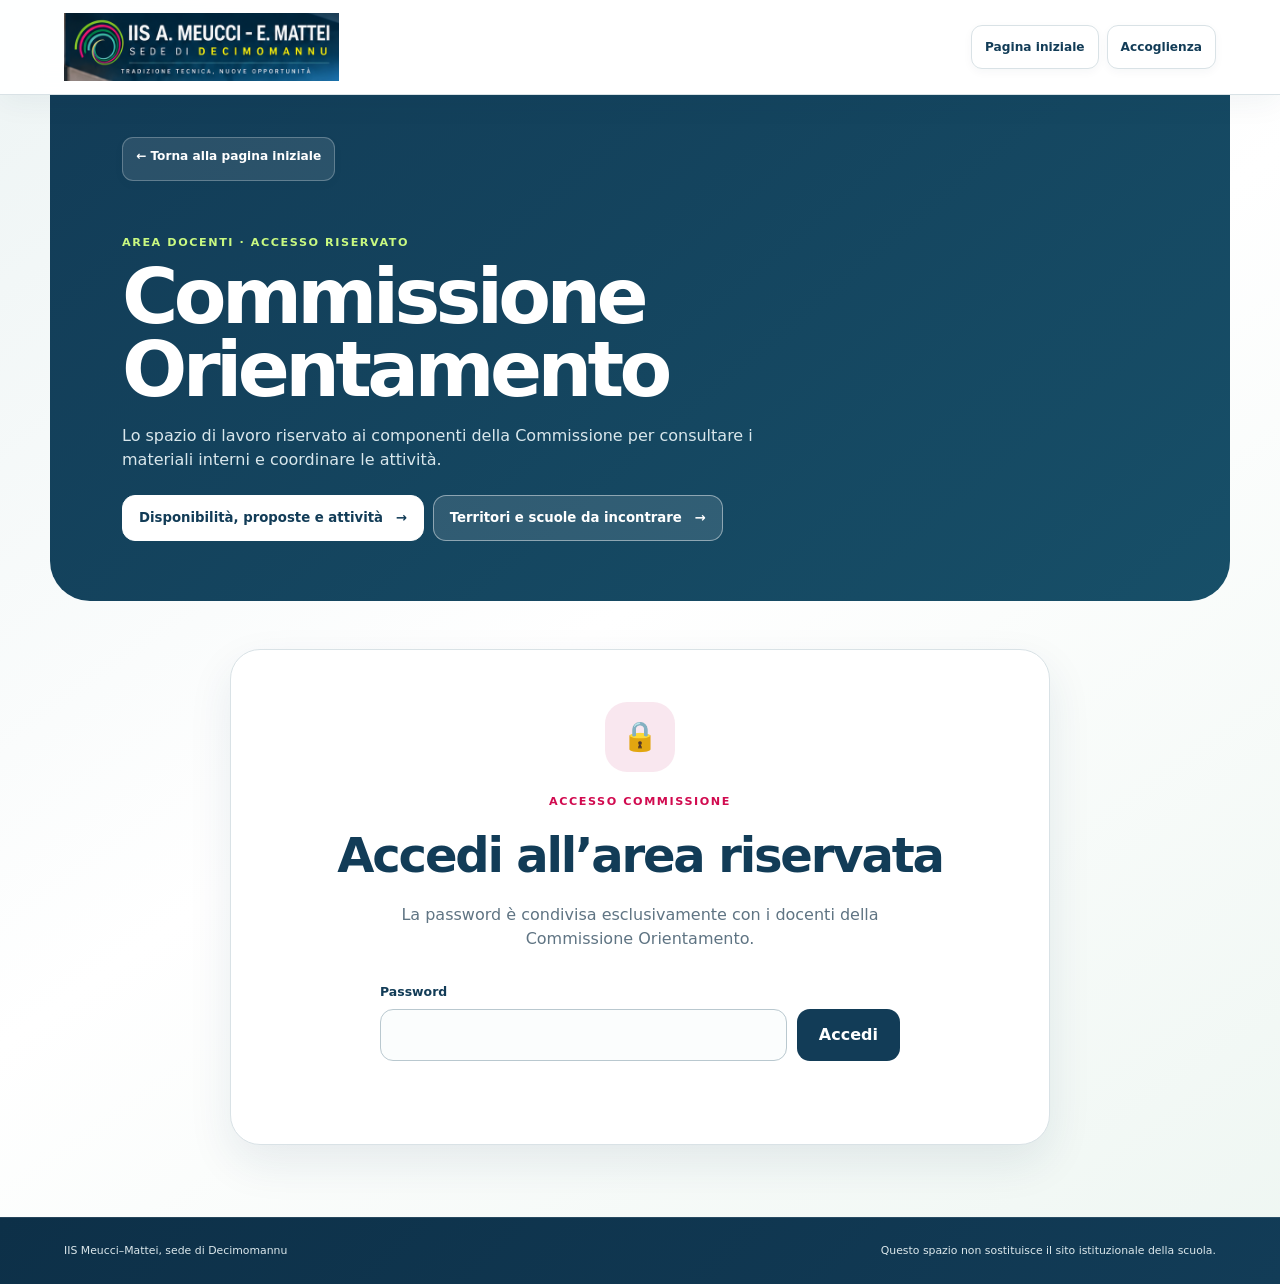
<file: orientamento.html>
<!doctype html>
<html lang="it">
<head>
  <meta charset="utf-8">
  <meta name="viewport" content="width=device-width, initial-scale=1">
  <meta name="robots" content="noindex, nofollow, noarchive">
  <meta name="description" content="Area riservata ai docenti della Commissione Orientamento dell’IIS Meucci–Mattei, sede di Decimomannu.">
  <title>Commissione Orientamento | Area riservata</title>
  <link rel="stylesheet" href="portal.css?v=20260922-2">
  <link rel="stylesheet" href="orientamento-modulo.css?v=20260928-1">
</head>
<body>
  <header class="site-header">
    <a class="site-brand" href="index.html" aria-label="Torna alla pagina iniziale">
      <span class="context-logo" role="img" aria-label="IIS A. Meucci – E. Mattei, sede di Decimomannu"><img src="assets/decimomannu-cresce-qui-contesto.png" alt=""></span>
    </a>
    <nav class="page-nav" aria-label="Navigazione principale">
      <a href="index.html">Pagina iniziale</a>
      <a href="accoglienza.html">Accoglienza</a>
    </nav>
  </header>

  <main class="orientation-main">
    <section class="orientation-hero">
      <a class="back-link" href="index.html"><span aria-hidden="true">←</span> Torna alla pagina iniziale</a>
      <p class="eyebrow">Area docenti · Accesso riservato</p>
      <h1>Commissione<br>Orientamento</h1>
      <p class="orientation-lead">Lo spazio di lavoro riservato ai componenti della Commissione per consultare i materiali interni e coordinare le attività.</p>
      <div class="hero-resource-links">
        <a class="supporter-page-link primary" href="una-scuola-da-vivere.html">Disponibilità, proposte e attività <span aria-hidden="true">→</span></a>
        <a class="supporter-page-link" href="territorio.html">Territori e scuole da incontrare <span aria-hidden="true">→</span></a>
      </div>
    </section>

    <section class="protected-shell" aria-labelledby="access-title">
      <div class="access-panel" id="loginPanel">
        <div class="lock-symbol" aria-hidden="true">🔒</div>
        <p class="step">Accesso commissione</p>
        <h2 id="access-title">Accedi all’area riservata</h2>
        <p>La password è condivisa esclusivamente con i docenti della Commissione Orientamento.</p>
        <form class="password-form" id="passwordForm">
          <label for="orientationPassword">Password</label>
          <div class="password-row">
            <input id="orientationPassword" name="password" type="password" autocomplete="current-password" required>
            <button type="submit">Accedi</button>
          </div>
          <p class="access-message" id="accessMessage" role="status" aria-live="polite"></p>
        </form>
      </div>

      <div class="workspace-panel" id="workspacePanel" hidden>
        <div class="workspace-heading">
          <div><p class="step">Commissione Orientamento</p><h2 id="workspaceTitle" tabindex="-1">Materiali della Commissione</h2></div>
          <div class="workspace-session"><span class="role-badge" id="roleBadge"></span><button class="logout-button" id="logoutButton" type="button">Esci</button></div>
        </div>

        <p class="workspace-intro">La lettura del territorio è ora disponibile nella pagina pubblica <a href="territorio.html">Territori e scuole da incontrare</a>. Qui restano i documenti destinati al lavoro interno della Commissione.</p>
        <div class="documents-heading"><p class="step">Archivio interno</p><h3>Documenti condivisi</h3></div>
        <div class="resource-grid" id="resourceGrid"></div>

      </div>
    </section>
  </main>

  <footer class="site-footer">
    <p>IIS Meucci–Mattei, sede di Decimomannu</p>
    <p>Questo spazio non sostituisce il sito istituzionale della scuola.</p>
  </footer>
  <script src="orientamento.js?v=20260928-1"></script>
</body>
</html>
</file>
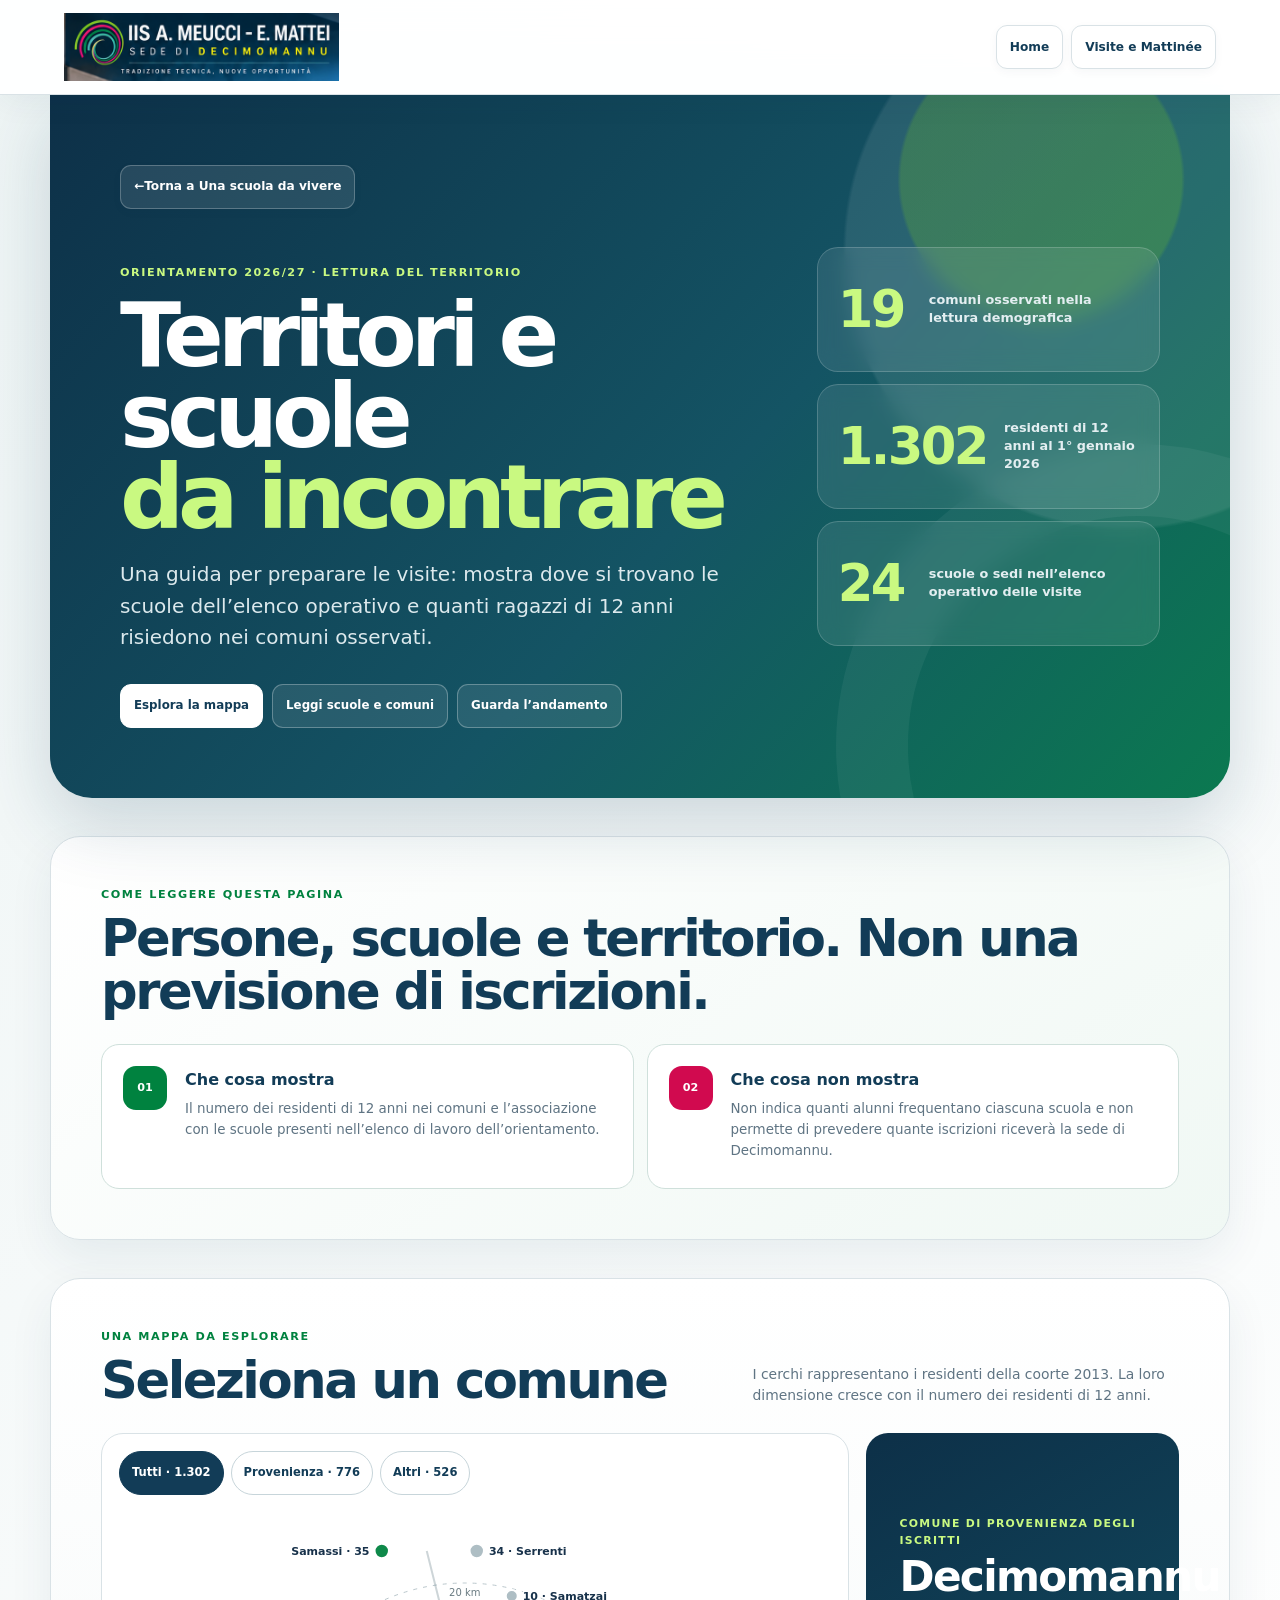
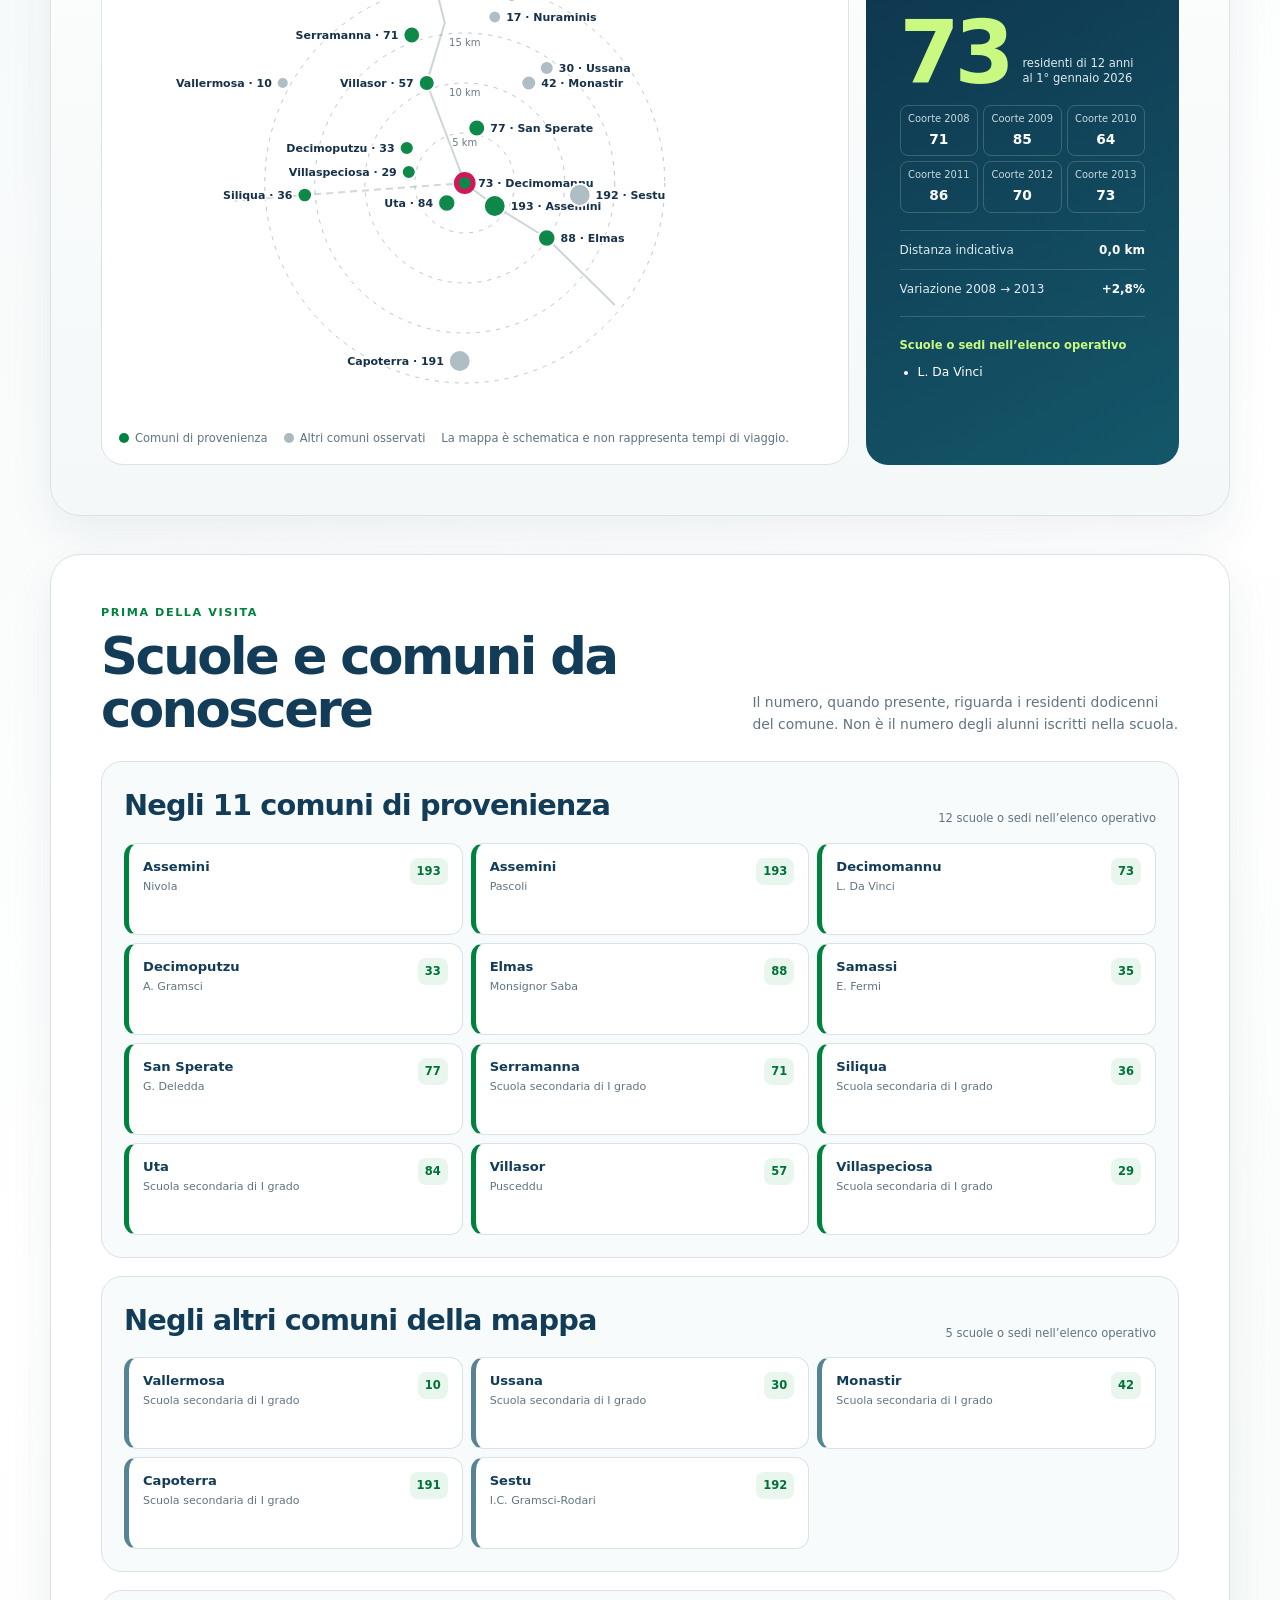
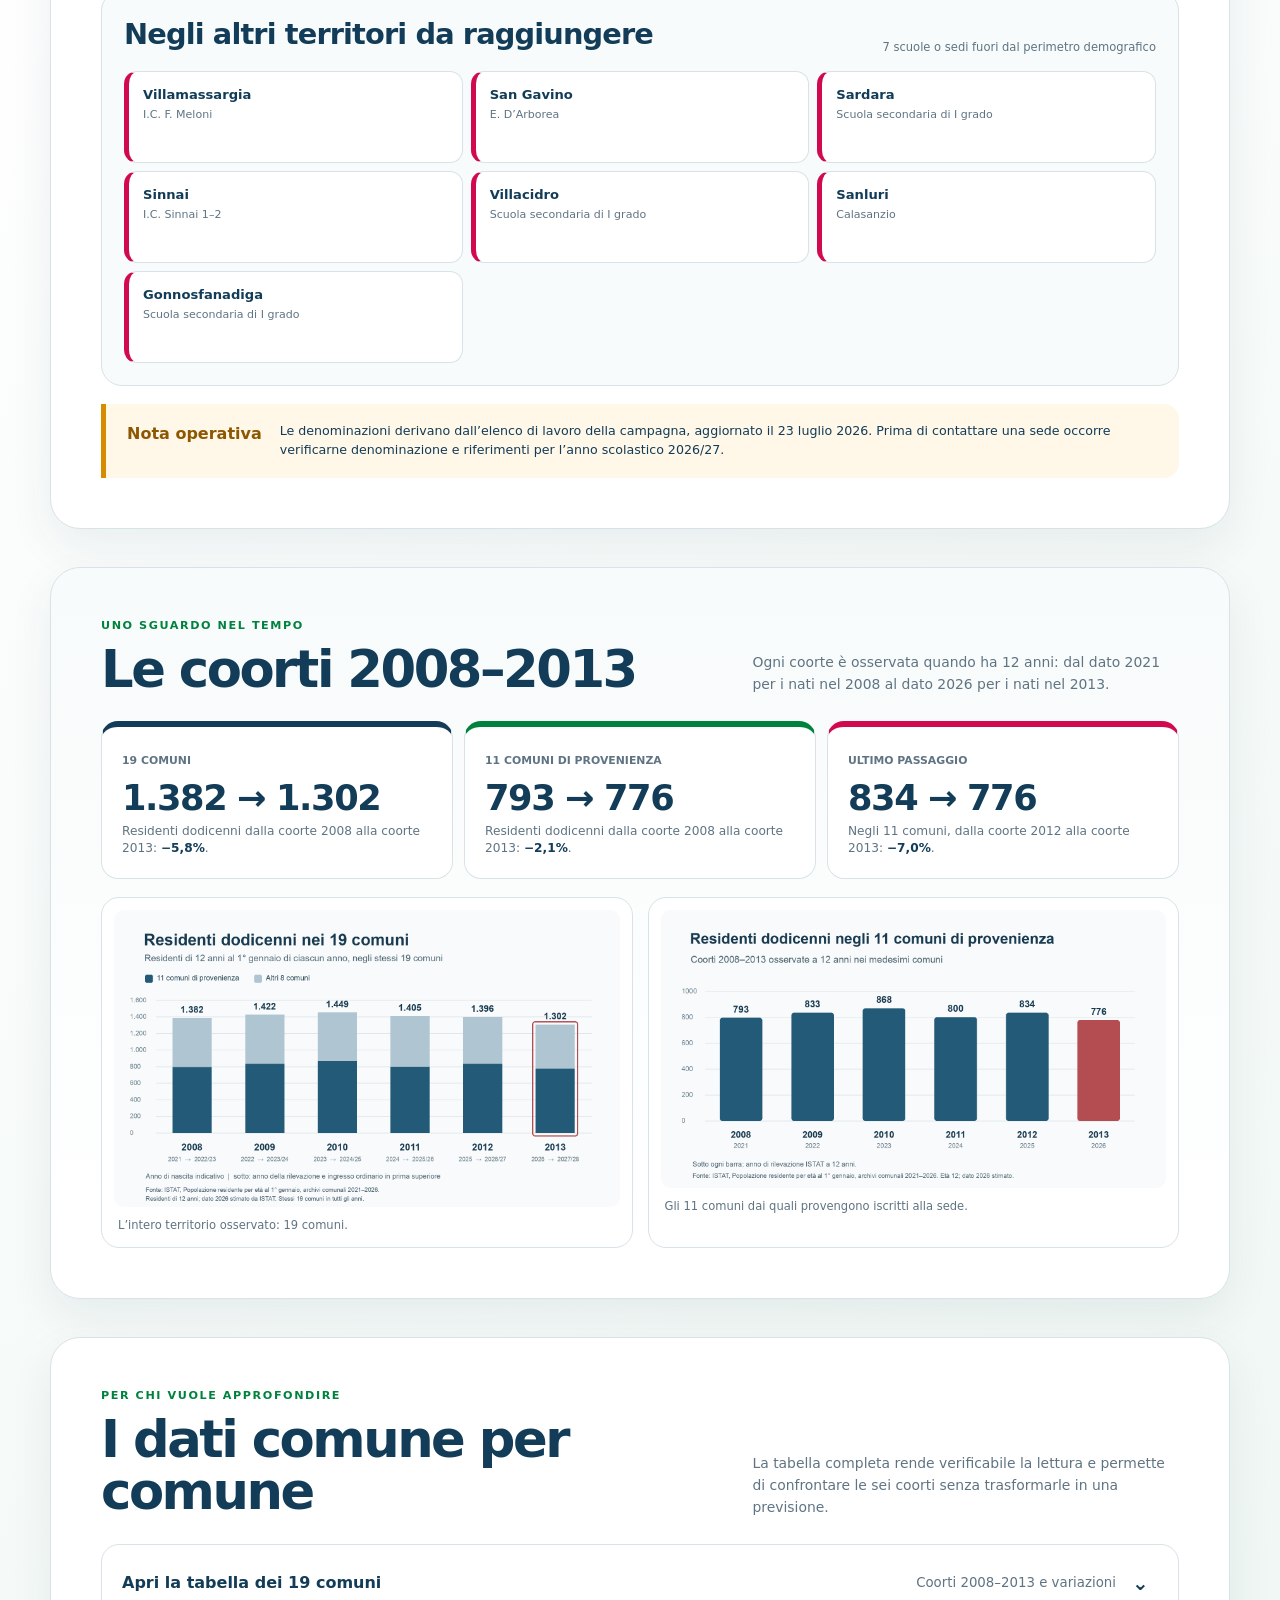
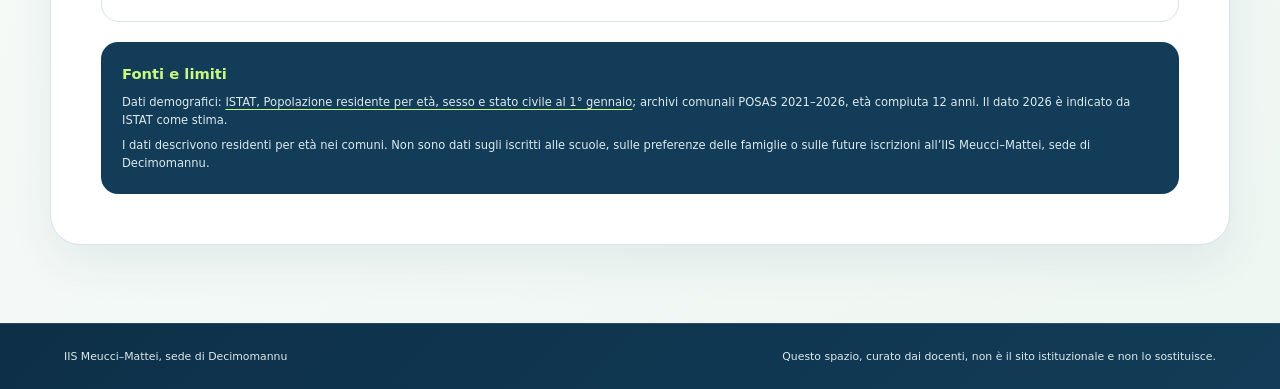
<file: territorio.html>
<!doctype html>
<html lang="it">
<head>
  <meta charset="utf-8">
  <meta name="viewport" content="width=device-width, initial-scale=1">
  <meta name="robots" content="noindex, nofollow, noarchive">
  <meta name="description" content="Territori, scuole e dati demografici utili ai docenti che partecipano alle visite di orientamento dell’IIS Meucci–Mattei, sede di Decimomannu.">
  <title>Territori e scuole da incontrare | IIS Meucci–Mattei, sede di Decimomannu</title>
  <link rel="stylesheet" href="portal.css?v=20260922-2">
  <link rel="stylesheet" href="territorio.css?v=20260928-1">
</head>
<body>
  <a class="skip-link" href="#contenuto">Vai al contenuto</a>
  <header class="site-header">
    <a class="site-brand" href="index.html" aria-label="Torna alla pagina iniziale">
      <span class="context-logo" role="img" aria-label="IIS A. Meucci – E. Mattei, sede di Decimomannu"><img src="assets/decimomannu-cresce-qui-contesto.png" alt=""></span>
    </a>
    <nav class="page-nav" aria-label="Navigazione principale">
      <a href="index.html">Home</a>
      <a href="una-scuola-da-vivere.html">Visite e Mattinée</a>
    </nav>
  </header>

  <main class="territory-main" id="contenuto">
    <section class="territory-hero" aria-labelledby="page-title">
      <div class="territory-hero-copy">
        <a class="back-link" href="una-scuola-da-vivere.html"><span aria-hidden="true">←</span> Torna a Una scuola da vivere</a>
        <p class="eyebrow">Orientamento 2026/27 · Lettura del territorio</p>
        <h1 id="page-title">Territori e scuole<br><span>da incontrare</span></h1>
        <p class="hero-lead">Una guida per preparare le visite: mostra dove si trovano le scuole dell’elenco operativo e quanti ragazzi di 12 anni risiedono nei comuni osservati.</p>
        <nav class="hero-jumps" aria-label="Vai a una sezione">
          <a href="#mappa">Esplora la mappa</a>
          <a href="#scuole-territorio">Leggi scuole e comuni</a>
          <a href="#andamento">Guarda l’andamento</a>
        </nav>
      </div>
      <div class="territory-hero-facts" aria-label="Dati principali">
        <article><strong>19</strong><span>comuni osservati nella lettura demografica</span></article>
        <article><strong>1.302</strong><span>residenti di 12 anni al 1° gennaio 2026</span></article>
        <article><strong>24</strong><span>scuole o sedi nell’elenco operativo delle visite</span></article>
      </div>
    </section>

    <section class="reading-note" aria-labelledby="reading-title">
      <p class="kicker">Come leggere questa pagina</p>
      <h2 id="reading-title">Persone, scuole e territorio. Non una previsione di iscrizioni.</h2>
      <div class="reading-grid">
        <article>
          <span class="reading-icon" aria-hidden="true">01</span>
          <div><h3>Che cosa mostra</h3><p>Il numero dei residenti di 12 anni nei comuni e l’associazione con le scuole presenti nell’elenco di lavoro dell’orientamento.</p></div>
        </article>
        <article>
          <span class="reading-icon" aria-hidden="true">02</span>
          <div><h3>Che cosa non mostra</h3><p>Non indica quanti alunni frequentano ciascuna scuola e non permette di prevedere quante iscrizioni riceverà la sede di Decimomannu.</p></div>
        </article>
      </div>
    </section>

    <section class="map-section" id="mappa" aria-labelledby="map-title">
      <div class="section-heading">
        <div><p class="kicker">Una mappa da esplorare</p><h2 id="map-title">Seleziona un comune</h2></div>
        <p>I cerchi rappresentano i residenti della coorte 2013. La loro dimensione cresce con il numero dei residenti di 12 anni.</p>
      </div>
      <div class="map-layout">
        <div class="map-card">
          <div class="map-tools" role="group" aria-label="Filtra i comuni della mappa">
            <button type="button" data-map-filter="all" aria-pressed="true">Tutti · 1.302</button>
            <button type="button" data-map-filter="focus" aria-pressed="false">Provenienza · 776</button>
            <button type="button" data-map-filter="other" aria-pressed="false">Altri · 526</button>
          </div>
          <svg id="catchmentMap" class="map-canvas" viewBox="0 0 560 520" role="img" aria-labelledby="map-svg-title map-svg-desc">
            <title id="map-svg-title">Mappa schematica dei 19 comuni</title>
            <desc id="map-svg-desc">Seleziona un comune per leggere il numero di residenti di 12 anni, l’andamento delle coorti e le scuole associate.</desc>
          </svg>
          <div class="map-legend" aria-label="Legenda della mappa">
            <span><i class="legend-focus"></i>Comuni di provenienza</span>
            <span><i class="legend-other"></i>Altri comuni osservati</span>
            <span>La mappa è schematica e non rappresenta tempi di viaggio.</span>
          </div>
        </div>
        <aside class="town-detail" aria-live="polite" aria-labelledby="detailTown">
          <p class="detail-kicker" id="detailArea">Comune di provenienza</p>
          <h3 id="detailTown">Decimomannu</h3>
          <div class="detail-count"><strong id="detailValue">73</strong><span>residenti di 12 anni<br>al 1° gennaio 2026</span></div>
          <div class="detail-series" id="detailSeries" aria-label="Residenti di 12 anni per coorte dal 2008 al 2013"></div>
          <div class="detail-row"><span>Distanza indicativa</span><b id="detailDistance">0,0 km</b></div>
          <div class="detail-row"><span>Variazione 2008 → 2013</span><b id="detailLongChange">+2,8%</b></div>
          <div class="detail-schools"><strong>Scuole o sedi nell’elenco operativo</strong><ul id="detailSchools"><li>L. Da Vinci</li></ul></div>
        </aside>
      </div>
    </section>

    <section class="schools-section" id="scuole-territorio" aria-labelledby="schools-title">
      <div class="section-heading">
        <div><p class="kicker">Prima della visita</p><h2 id="schools-title">Scuole e comuni da conoscere</h2></div>
        <p>Il numero, quando presente, riguarda i residenti dodicenni del comune. Non è il numero degli alunni iscritti nella scuola.</p>
      </div>
      <div class="school-groups" id="schoolGroups" aria-live="polite">
        <p class="loading-message">Caricamento dell’elenco delle scuole…</p>
      </div>
      <aside class="operational-note">
        <strong>Nota operativa</strong>
        <p>Le denominazioni derivano dall’elenco di lavoro della campagna, aggiornato il 23 luglio 2026. Prima di contattare una sede occorre verificarne denominazione e riferimenti per l’anno scolastico 2026/27.</p>
      </aside>
    </section>

    <section class="trends-section" id="andamento" aria-labelledby="trends-title">
      <div class="section-heading">
        <div><p class="kicker">Uno sguardo nel tempo</p><h2 id="trends-title">Le coorti 2008–2013</h2></div>
        <p>Ogni coorte è osservata quando ha 12 anni: dal dato 2021 per i nati nel 2008 al dato 2026 per i nati nel 2013.</p>
      </div>
      <div class="trend-summary">
        <article><span>19 comuni</span><strong>1.382 → 1.302</strong><p>Residenti dodicenni dalla coorte 2008 alla coorte 2013: <b>−5,8%</b>.</p></article>
        <article><span>11 comuni di provenienza</span><strong>793 → 776</strong><p>Residenti dodicenni dalla coorte 2008 alla coorte 2013: <b>−2,1%</b>.</p></article>
        <article><span>Ultimo passaggio</span><strong>834 → 776</strong><p>Negli 11 comuni, dalla coorte 2012 alla coorte 2013: <b>−7,0%</b>.</p></article>
      </div>
      <div class="chart-grid">
        <figure>
          <img src="assets/coorti-residenti-territorio-2008-2013.png" alt="Grafico dei residenti di 12 anni nei 19 comuni per le coorti dal 2008 al 2013.">
          <figcaption>L’intero territorio osservato: 19 comuni.</figcaption>
        </figure>
        <figure>
          <img src="assets/coorti-residenti-provenienza-2008-2013.png" alt="Grafico dei residenti di 12 anni negli 11 comuni di provenienza per le coorti dal 2008 al 2013.">
          <figcaption>Gli 11 comuni dai quali provengono iscritti alla sede.</figcaption>
        </figure>
      </div>
    </section>

    <section class="data-section" aria-labelledby="data-title">
      <div class="section-heading">
        <div><p class="kicker">Per chi vuole approfondire</p><h2 id="data-title">I dati comune per comune</h2></div>
        <p>La tabella completa rende verificabile la lettura e permette di confrontare le sei coorti senza trasformarle in una previsione.</p>
      </div>
      <details class="data-disclosure">
        <summary><span>Apri la tabella dei 19 comuni</span><small>Coorti 2008–2013 e variazioni</small><b aria-hidden="true">⌄</b></summary>
        <div class="table-shell">
          <table id="territoryTable">
            <caption>Residenti di 12 anni nei 19 comuni, coorti dal 2008 al 2013</caption>
            <thead><tr><th scope="col">Comune</th><th scope="col">2008</th><th scope="col">2009</th><th scope="col">2010</th><th scope="col">2011</th><th scope="col">2012</th><th scope="col">2013</th><th scope="col">2008 → 2013</th><th scope="col">Gruppo</th></tr></thead>
            <tbody></tbody>
            <tfoot></tfoot>
          </table>
        </div>
      </details>
      <div class="sources">
        <h3>Fonti e limiti</h3>
        <p>Dati demografici: <a href="https://demo.istat.it/app/?i=POS">ISTAT, Popolazione residente per età, sesso e stato civile al 1° gennaio</a>; archivi comunali POSAS 2021–2026, età compiuta 12 anni. Il dato 2026 è indicato da ISTAT come stima.</p>
        <p>I dati descrivono residenti per età nei comuni. Non sono dati sugli iscritti alle scuole, sulle preferenze delle famiglie o sulle future iscrizioni all’IIS Meucci–Mattei, sede di Decimomannu.</p>
      </div>
    </section>
  </main>

  <footer class="site-footer"><p>IIS Meucci–Mattei, sede di Decimomannu</p><p>Questo spazio, curato dai docenti, non è il sito istituzionale e non lo sostituisce.</p></footer>
  <script src="territorio.js?v=20260928-1"></script>
</body>
</html>
</file>
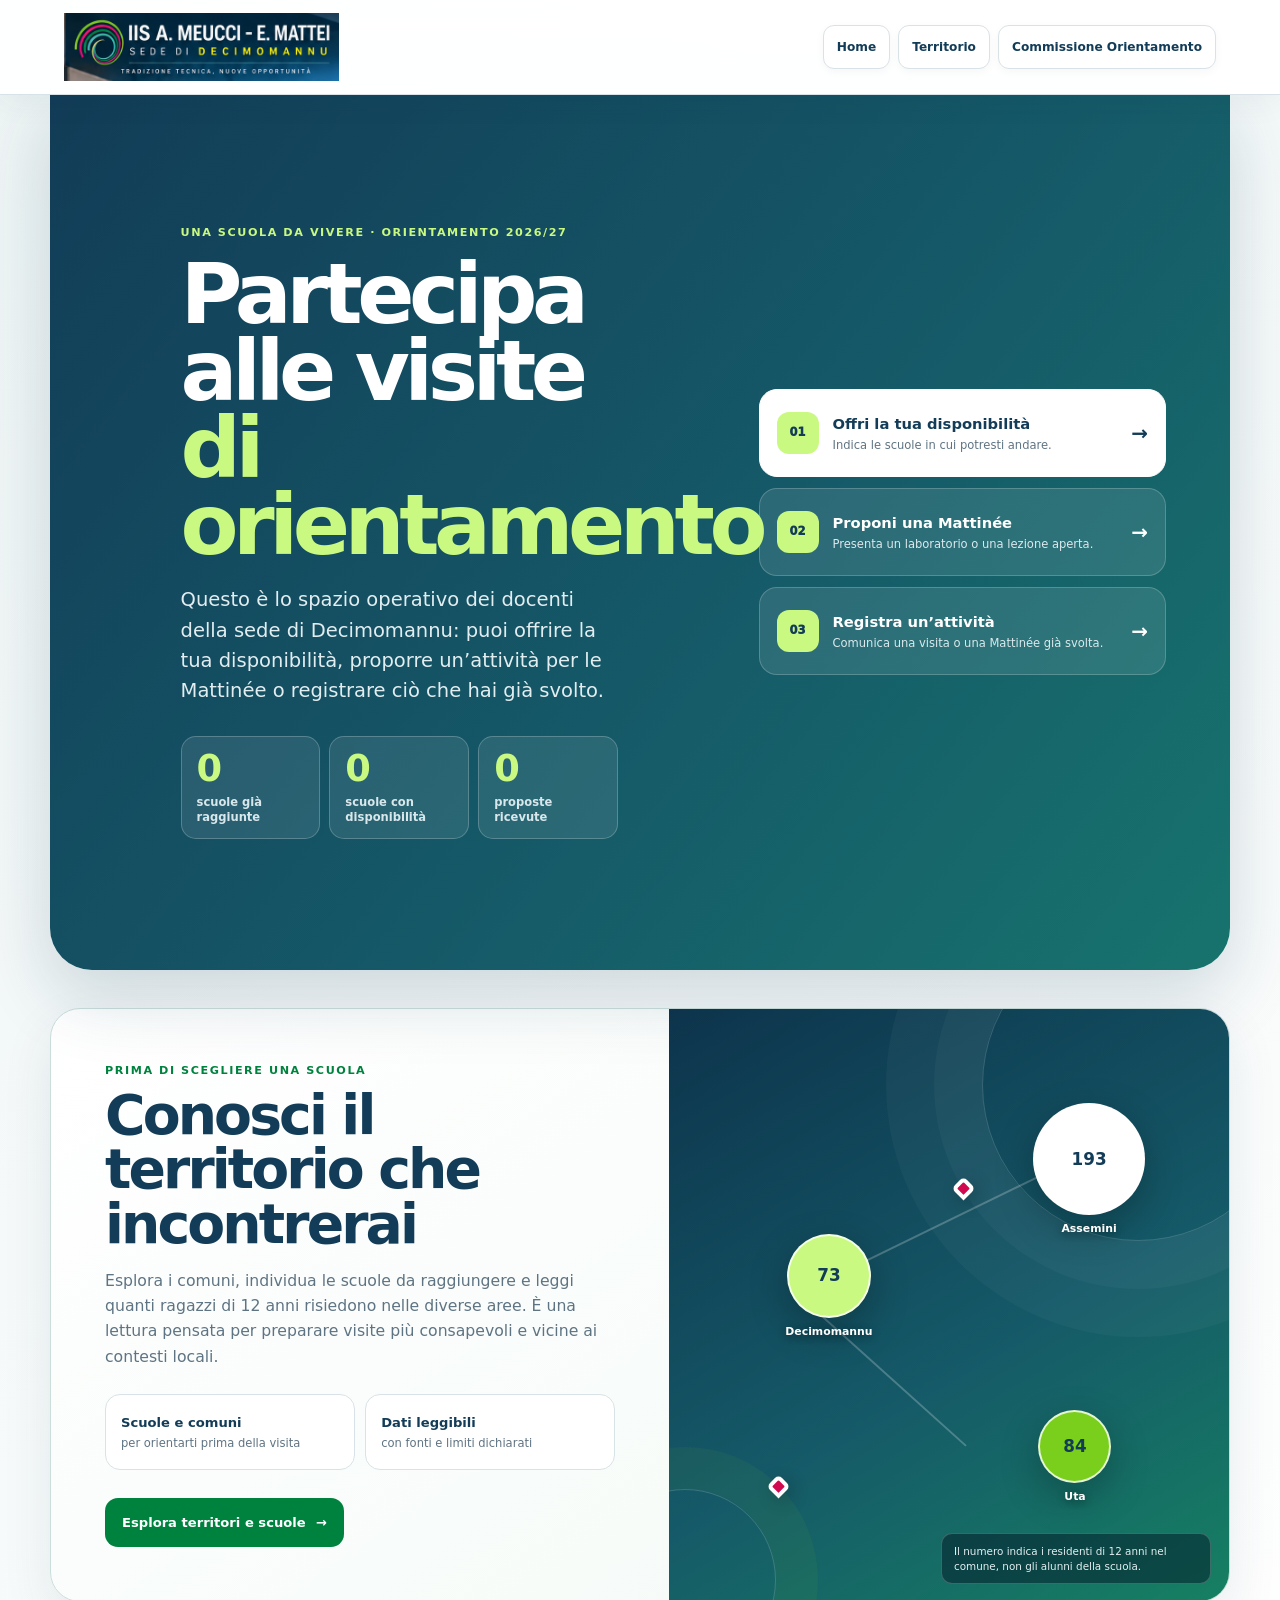
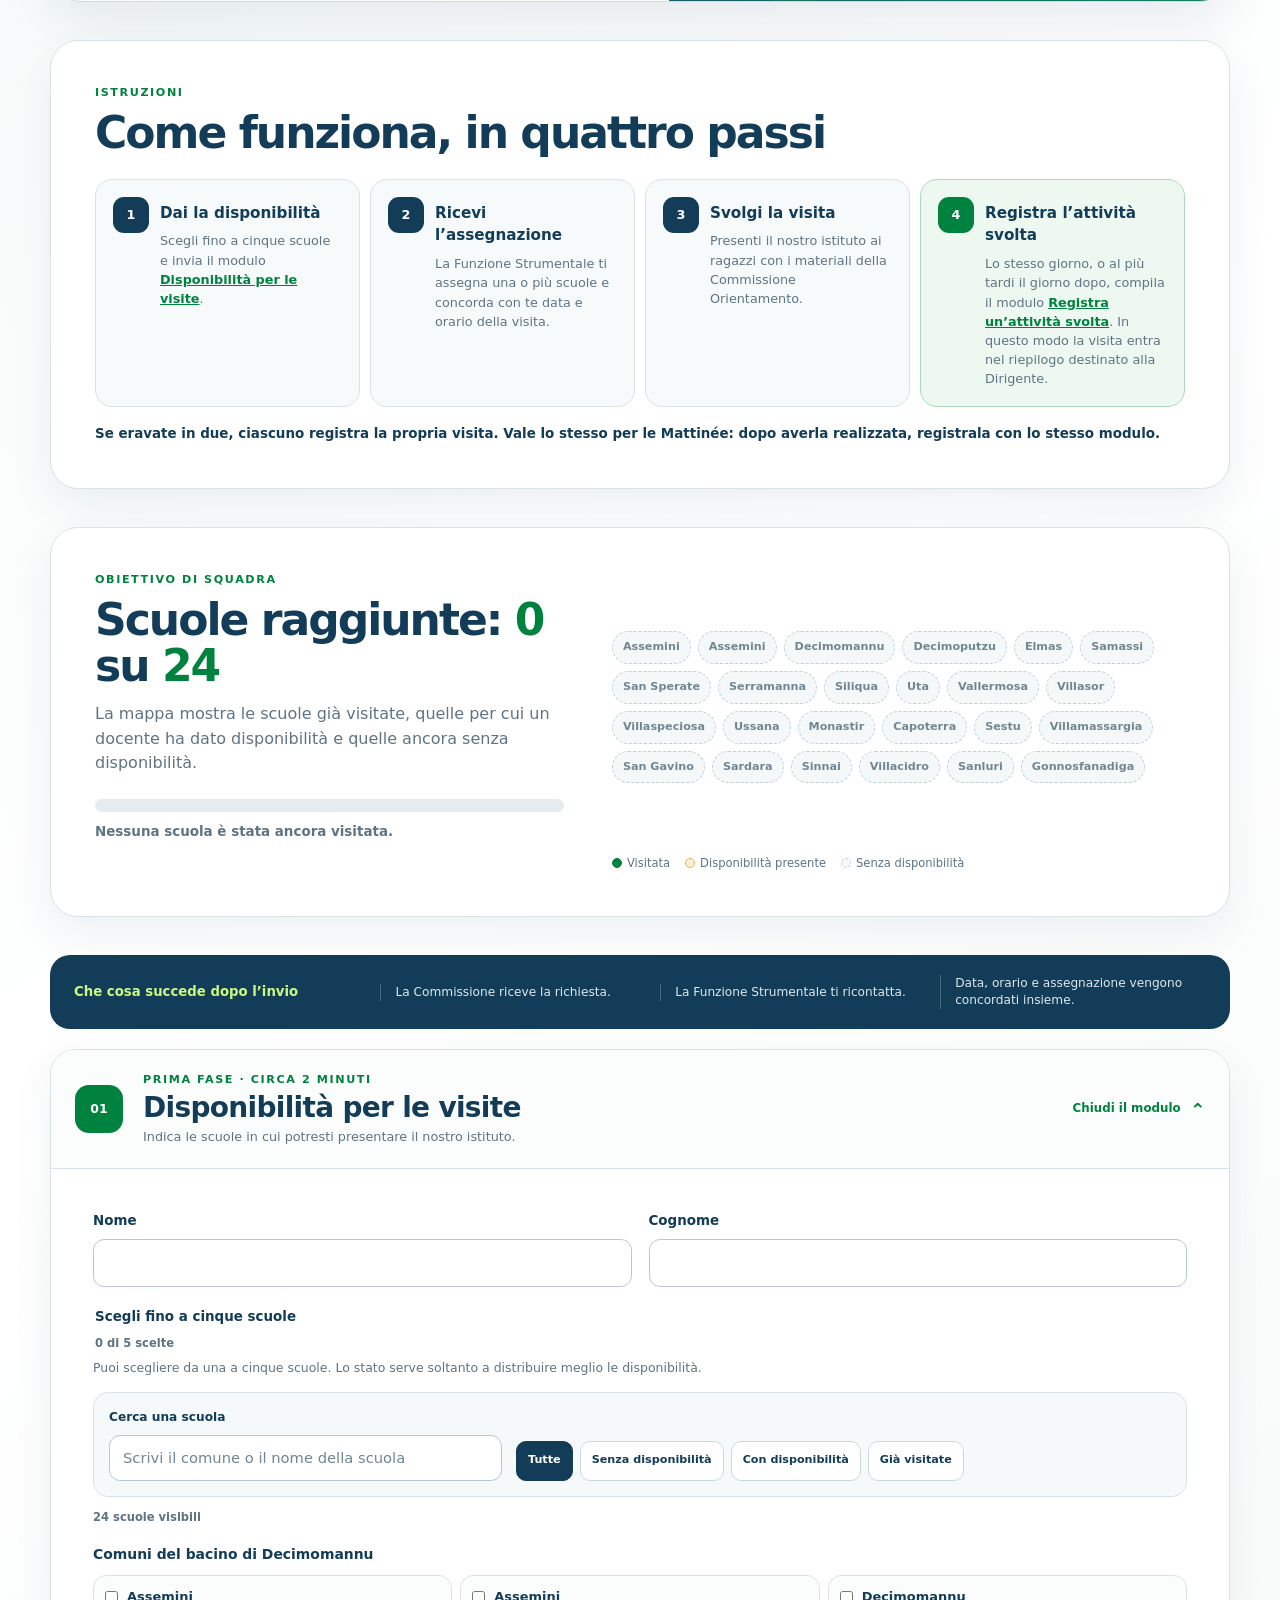
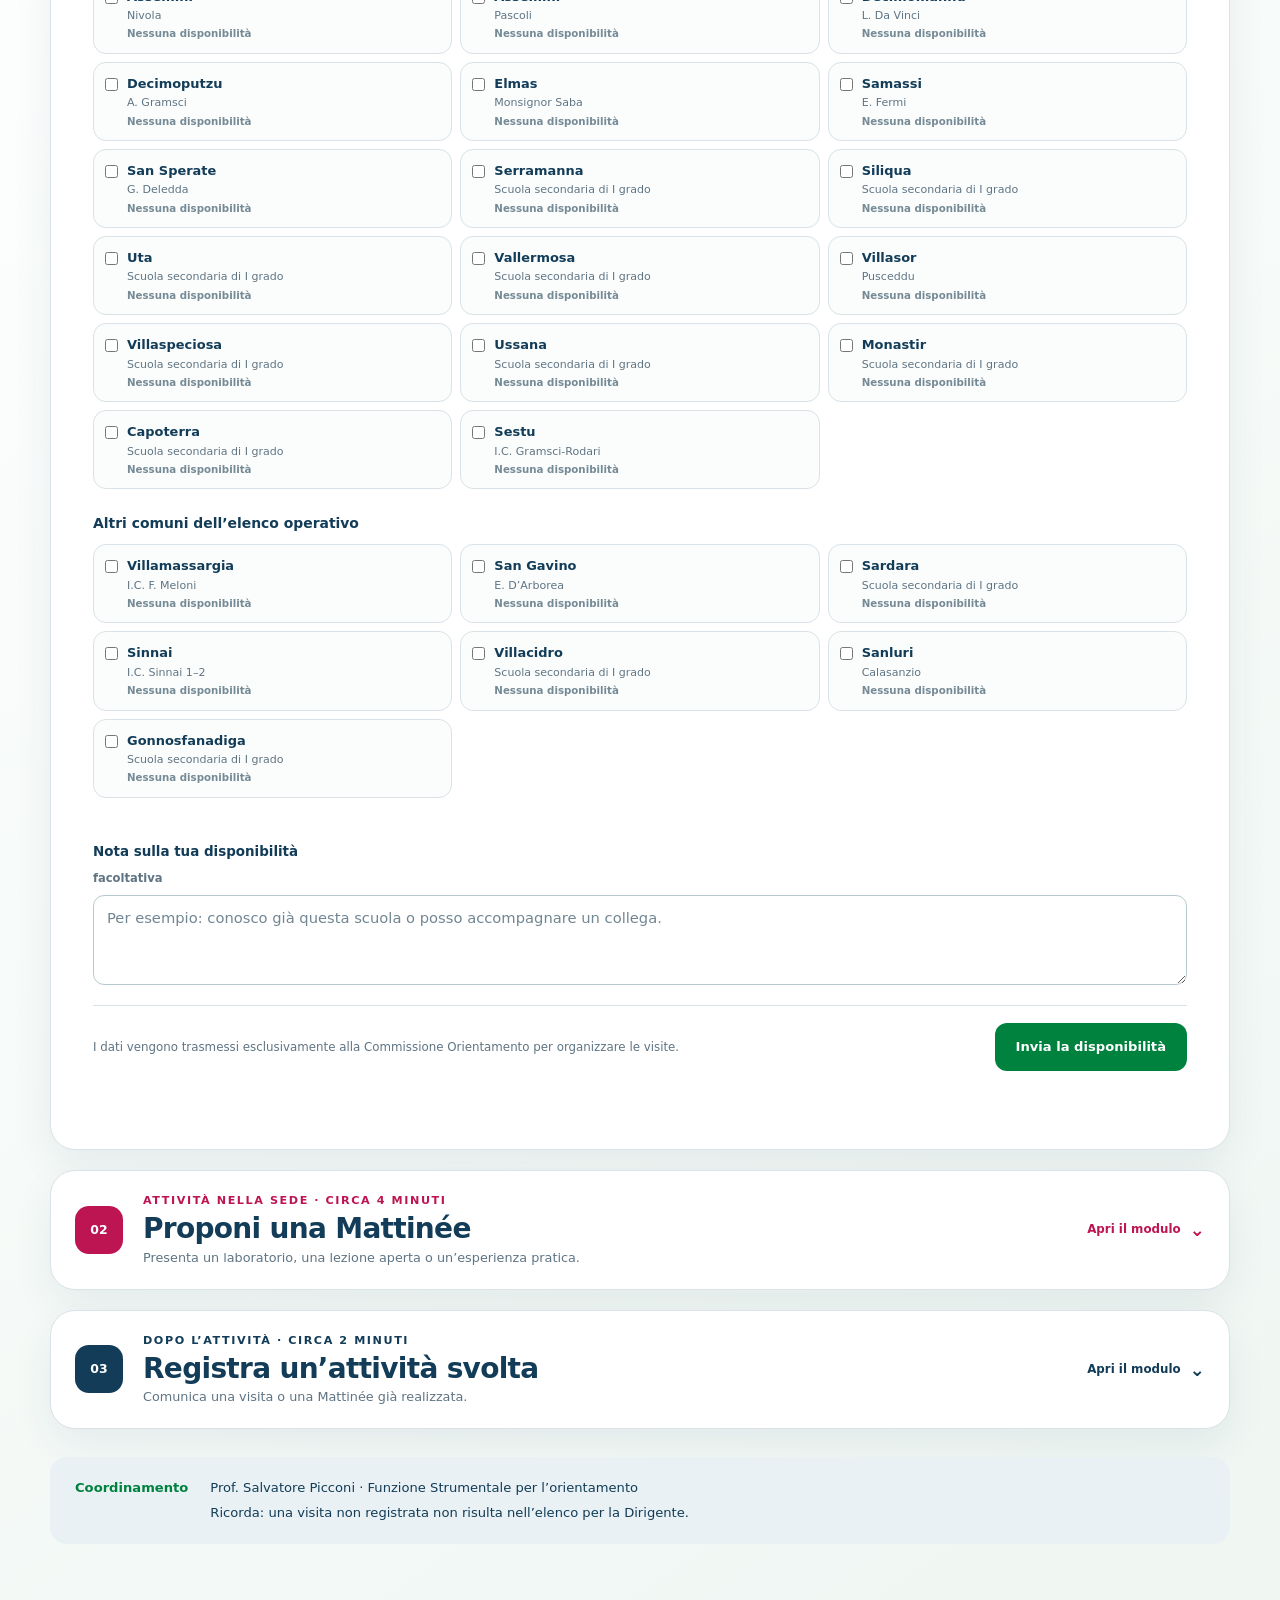
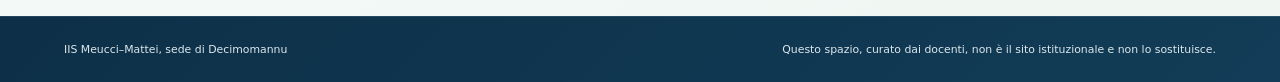
<file: una-scuola-da-vivere.html>
<!doctype html>
<html lang="it">
<head>
  <meta charset="utf-8">
  <meta name="viewport" content="width=device-width, initial-scale=1">
  <meta name="robots" content="noindex, nofollow, noarchive">
  <meta name="description" content="Spazio operativo dei docenti dell’IIS Meucci–Mattei, sede di Decimomannu: disponibilità per le visite di orientamento, proposte Mattinée e registrazione delle attività svolte.">
  <title>Una scuola da vivere | IIS Meucci–Mattei, sede di Decimomannu</title>
  <link rel="stylesheet" href="portal.css?v=20260922-2">
  <link rel="stylesheet" href="una-scuola-da-vivere.css?v=20260928-1">
</head>
<body>
  <header class="site-header">
    <a class="site-brand" href="index.html" aria-label="Torna alla pagina iniziale">
      <span class="context-logo" role="img" aria-label="IIS A. Meucci – E. Mattei, sede di Decimomannu"><img src="assets/decimomannu-cresce-qui-contesto.png" alt=""></span>
    </a>
    <nav class="page-nav" aria-label="Navigazione principale">
      <a href="index.html">Home</a>
      <a href="territorio.html">Territorio</a>
      <a href="orientamento.html">Commissione Orientamento</a>
    </nav>
  </header>

  <main class="support-main">
    <section class="support-hero" aria-labelledby="page-title">
      <div class="hero-copy">
        <p class="eyebrow">Una scuola da vivere · Orientamento 2026/27</p>
        <h1 id="page-title">Partecipa alle visite<br><span>di orientamento</span></h1>
        <p class="hero-lead">Questo è lo spazio operativo dei docenti della sede di Decimomannu: puoi offrire la tua disponibilità, proporre un’attività per le Mattinée o registrare ciò che hai già svolto.</p>
        <div class="hero-stats" id="heroStats" aria-live="polite">
          <div><strong data-stat="scuole_visitate">–</strong><span>scuole già raggiunte</span></div>
          <div><strong data-stat="scuole_con_disponibilita">–</strong><span>scuole con disponibilità</span></div>
          <div><strong data-stat="mattinee_proposte">–</strong><span>proposte ricevute</span></div>
        </div>
      </div>
      <nav class="hero-actions" aria-label="Scegli che cosa devi fare">
        <a href="#scuole"><span class="action-number">01</span><span><strong>Offri la tua disponibilità</strong><small>Indica le scuole in cui potresti andare.</small></span><b aria-hidden="true">→</b></a>
        <a href="#mattinee"><span class="action-number">02</span><span><strong>Proponi una Mattinée</strong><small>Presenta un laboratorio o una lezione aperta.</small></span><b aria-hidden="true">→</b></a>
        <a href="#visita"><span class="action-number">03</span><span><strong>Registra un’attività</strong><small>Comunica una visita o una Mattinée già svolta.</small></span><b aria-hidden="true">→</b></a>
      </nav>
    </section>

    <section class="territory-invitation" aria-labelledby="territory-title">
      <div class="territory-copy">
        <p class="kicker">Prima di scegliere una scuola</p>
        <h2 id="territory-title">Conosci il territorio che incontrerai</h2>
        <p>Esplora i comuni, individua le scuole da raggiungere e leggi quanti ragazzi di 12 anni risiedono nelle diverse aree. È una lettura pensata per preparare visite più consapevoli e vicine ai contesti locali.</p>
        <ul>
          <li><strong>Scuole e comuni</strong><span>per orientarti prima della visita</span></li>
          <li><strong>Dati leggibili</strong><span>con fonti e limiti dichiarati</span></li>
        </ul>
        <a class="territory-link" href="territorio.html">Esplora territori e scuole <span aria-hidden="true">→</span></a>
      </div>
      <div class="territory-visual" aria-hidden="true">
        <span class="territory-line line-one"></span>
        <span class="territory-line line-two"></span>
        <i class="town town-main"><b>73</b><small>Decimomannu</small></i>
        <i class="town town-wide"><b>193</b><small>Assemini</small></i>
        <i class="town town-small"><b>84</b><small>Uta</small></i>
        <i class="school-marker marker-one"></i>
        <i class="school-marker marker-two"></i>
        <span class="visual-caption">Il numero indica i residenti di 12 anni nel comune, non gli alunni della scuola.</span>
      </div>
    </section>

    <section class="how-to" id="come-funziona" aria-labelledby="how-title">
      <p class="kicker">Istruzioni</p>
      <h2 id="how-title">Come funziona, in quattro passi</h2>
      <ol class="how-steps">
        <li><span class="how-num">1</span><div><h3>Dai la disponibilità</h3><p>Scegli fino a cinque scuole e invia il modulo <a href="#scuole">Disponibilità per le visite</a>.</p></div></li>
        <li><span class="how-num">2</span><div><h3>Ricevi l’assegnazione</h3><p>La Funzione Strumentale ti assegna una o più scuole e concorda con te data e orario della visita.</p></div></li>
        <li><span class="how-num">3</span><div><h3>Svolgi la visita</h3><p>Presenti il nostro istituto ai ragazzi con i materiali della Commissione Orientamento.</p></div></li>
        <li class="how-key"><span class="how-num">4</span><div><h3>Registra l’attività svolta</h3><p>Lo stesso giorno, o al più tardi il giorno dopo, compila il modulo <a href="#visita">Registra un’attività svolta</a>. In questo modo la visita entra nel riepilogo destinato alla Dirigente.</p></div></li>
      </ol>
      <p class="how-note">Se eravate in due, ciascuno registra la propria visita. Vale lo stesso per le Mattinée: dopo averla realizzata, registrala con lo stesso modulo.</p>
    </section>

    <section class="mission" aria-labelledby="mission-title">
      <div class="mission-copy">
        <p class="kicker">Obiettivo di squadra</p>
        <h2 id="mission-title">Scuole raggiunte: <span data-stat="scuole_visitate">0</span> su <span data-stat="scuole">24</span></h2>
        <p>La mappa mostra le scuole già visitate, quelle per cui un docente ha dato disponibilità e quelle ancora senza disponibilità.</p>
        <div class="progress" role="progressbar" aria-label="Scuole raggiunte" aria-valuemin="0" aria-valuemax="24" aria-valuenow="0" id="missionProgress">
          <span id="missionBar"></span>
        </div>
        <p class="progress-caption" id="missionCaption">Caricamento della mappa…</p>
      </div>
      <div class="school-lights" id="schoolLights" aria-label="Stato delle scuole"></div>
      <ul class="lights-legend">
        <li><i class="lit"></i>Visitata</li>
        <li><i class="warm"></i>Disponibilità presente</li>
        <li><i></i>Senza disponibilità</li>
      </ul>
    </section>

    <aside class="process-note" aria-label="Che cosa succede dopo l'invio">
      <strong>Che cosa succede dopo l’invio</strong>
      <span>La Commissione riceve la richiesta.</span>
      <span>La Funzione Strumentale ti ricontatta.</span>
      <span>Data, orario e assegnazione vengono concordati insieme.</span>
    </aside>

    <details class="support-section action-panel" id="scuole" open>
      <summary class="support-heading"><span class="section-number">01</span><span class="summary-copy"><span class="eyebrow">Prima fase · circa 2 minuti</span><strong id="scuole-title">Disponibilità per le visite</strong><small>Indica le scuole in cui potresti presentare il nostro istituto.</small></span><span class="summary-action"><span>Apri il modulo</span><b aria-hidden="true">⌄</b></span></summary>
      <div class="action-panel-body">
      <form id="supporterForm" class="support-form" novalidate>
        <div class="form-grid">
          <label>Nome <input name="nome" autocomplete="given-name" maxlength="80" required></label>
          <label>Cognome <input name="cognome" autocomplete="family-name" maxlength="80" required></label>
        </div>
        <fieldset class="school-fieldset">
          <legend>Scegli fino a cinque scuole <span class="optional" id="schoolCounter">0 di 5 scelte</span></legend>
          <p class="school-help">Puoi scegliere da una a cinque scuole. Lo stato serve soltanto a distribuire meglio le disponibilità.</p>
          <div class="school-toolbar">
            <label class="school-search">Cerca una scuola<input id="schoolSearch" type="search" placeholder="Scrivi il comune o il nome della scuola" autocomplete="off"></label>
            <div class="school-filters" aria-label="Filtra l'elenco delle scuole">
              <button type="button" data-school-filter="all" aria-pressed="true">Tutte</button>
              <button type="button" data-school-filter="libera" aria-pressed="false">Senza disponibilità</button>
              <button type="button" data-school-filter="in_arrivo" aria-pressed="false">Con disponibilità</button>
              <button type="button" data-school-filter="visitata" aria-pressed="false">Già visitate</button>
            </div>
          </div>
          <p class="school-results" id="schoolResults" aria-live="polite"></p>
          <div id="schoolChoices" class="school-choices"></div>
          <p id="schoolError" class="field-error" role="alert" hidden>Seleziona almeno una scuola, fino a un massimo di cinque.</p>
        </fieldset>
        <label>Nota sulla tua disponibilità <span class="optional">facoltativa</span>
          <textarea name="nota" rows="3" maxlength="600" placeholder="Per esempio: conosco già questa scuola o posso accompagnare un collega."></textarea>
        </label>
        <label class="website-trap" aria-hidden="true">Sito web <input name="website" tabindex="-1" autocomplete="off"></label>
        <div class="form-footer"><p>I dati vengono trasmessi esclusivamente alla Commissione Orientamento per organizzare le visite.</p><button type="submit">Invia la disponibilità</button></div>
        <p class="form-message" id="supporterMessage" role="status" aria-live="polite"></p>
      </form>
      </div>
    </details>

    <details class="support-section action-panel accent-section" id="mattinee">
      <summary class="support-heading"><span class="section-number">02</span><span class="summary-copy"><span class="eyebrow">Attività nella sede · circa 4 minuti</span><strong id="mattinee-title">Proponi una Mattinée</strong><small>Presenta un laboratorio, una lezione aperta o un’esperienza pratica.</small></span><span class="summary-action"><span>Apri il modulo</span><b aria-hidden="true">⌄</b></span></summary>
      <div class="action-panel-body">
      <div class="idea-strip" aria-label="Spunti collegati agli indirizzi di studio">
        <span>AFM · Una microimpresa prende forma</span><span>SIA · Dal problema aziendale all’app</span><span>Turismo · Tre lingue per raccontare un luogo</span><span>SSAS · Dal bisogno al progetto di cura</span><span>CAT · Un bene archeologico diventa un modello 3D</span>
      </div>
      <form id="proposalForm" class="support-form" novalidate>
        <div class="form-grid">
          <label>Nome del docente <input name="nome" autocomplete="given-name" maxlength="80" required></label>
          <label>Cognome del docente <input name="cognome" autocomplete="family-name" maxlength="80" required></label>
        </div>
        <label>Titolo dell’attività <input name="titolo" maxlength="160" required placeholder="Inserisci un titolo breve per l’attività"></label>
        <div class="form-grid">
          <label>Indirizzo o area disciplinare <input name="area" maxlength="120" required placeholder="Per esempio: Turismo, SSAS, Informatica"></label>
          <label>Tipologia
            <select name="tipologia" required>
              <option value="">Seleziona</option>
              <option value="laboratorio">Laboratorio</option>
              <option value="lezione_aperta">Lezione aperta</option>
              <option value="esperienza_pratica">Esperienza pratica</option>
              <option value="dimostrazione">Dimostrazione</option>
              <option value="interdisciplinare">Attività interdisciplinare</option>
              <option value="altro">Altro</option>
            </select>
          </label>
        </div>
        <label>Che cosa faranno concretamente i ragazzi?
          <textarea name="descrizione" rows="4" minlength="10" maxlength="1200" required placeholder="Descrivi che cosa faranno concretamente i partecipanti."></textarea>
        </label>
        <div class="form-grid">
          <label>Durata indicativa
            <select name="durata_minuti" required>
              <option value="">Seleziona</option><option value="30">30 minuti</option><option value="45">45 minuti</option><option value="60">60 minuti</option><option value="90">90 minuti</option>
            </select>
          </label>
          <label>Partecipanti indicativi <span class="optional">facoltativo</span><input name="partecipanti" type="number" min="1" max="200" inputmode="numeric"></label>
        </div>
        <label>Spazi o attrezzature necessari <span class="optional">facoltativo</span><textarea name="esigenze" rows="2" maxlength="600"></textarea></label>
        <label>Note <span class="optional">facoltative</span><textarea name="nota" rows="2" maxlength="600"></textarea></label>
        <label class="website-trap" aria-hidden="true">Sito web <input name="website" tabindex="-1" autocomplete="off"></label>
        <div class="form-footer"><p>La proposta viene trasmessa alla Commissione Orientamento, che la valuta e definisce date e spazi.</p><button type="submit">Invia proposta</button></div>
        <p class="form-message" id="proposalMessage" role="status" aria-live="polite"></p>
      </form>
      </div>
    </details>

    <details class="support-section action-panel report-section" id="visita">
      <summary class="support-heading"><span class="section-number">03</span><span class="summary-copy"><span class="eyebrow">Dopo l’attività · circa 2 minuti</span><strong id="visita-title">Registra un’attività svolta</strong><small>Comunica una visita o una Mattinée già realizzata.</small></span><span class="summary-action"><span>Apri il modulo</span><b aria-hidden="true">⌄</b></span></summary>
      <div class="action-panel-body">
      <p class="panel-intro">Compila il modulo lo stesso giorno o, al più tardi, il giorno successivo. Dopo la verifica della Funzione Strumentale, l’attività entra nel riepilogo destinato alla Dirigente.</p>
      <form id="reportForm" class="support-form" novalidate>
        <div class="form-grid">
          <label>Nome <input name="nome" autocomplete="given-name" maxlength="80" required></label>
          <label>Cognome <input name="cognome" autocomplete="family-name" maxlength="80" required></label>
        </div>
        <div class="form-grid">
          <label>Che cosa hai svolto?
            <select name="tipo" id="reportType" required>
              <option value="visita">Una visita in una scuola media</option>
              <option value="mattinee">Una Mattinée diffusa</option>
            </select>
          </label>
          <label>Data <input name="data" id="reportDate" type="date" required></label>
        </div>
        <label id="reportSchoolField">Scuola visitata
          <select name="scuola_id" id="reportSchool" required><option value="">Seleziona la scuola</option></select>
        </label>
        <label id="reportTitleField" hidden>Titolo della Mattinée <input name="titolo" maxlength="160"></label>
        <label>Note <span class="optional">facoltative</span>
          <textarea name="nota" rows="2" maxlength="600" placeholder="Per esempio: classi incontrate, collega presente."></textarea>
        </label>
        <label class="website-trap" aria-hidden="true">Sito web <input name="website" tabindex="-1" autocomplete="off"></label>
        <div class="form-footer"><p>La registrazione viene trasmessa alla Funzione Strumentale e resta in attesa di verifica.</p><button type="submit">Invia la registrazione</button></div>
        <p class="form-message" id="reportMessage" role="status" aria-live="polite"></p>
      </form>
      </div>
    </details>

    <aside class="coordination-note"><strong>Coordinamento</strong><span>Prof. Salvatore Picconi · Funzione Strumentale per l’orientamento</span><span>Ricorda: una visita non registrata non risulta nell’elenco per la Dirigente.</span></aside>
  </main>

  <footer class="site-footer"><p>IIS Meucci–Mattei, sede di Decimomannu</p><p>Questo spazio, curato dai docenti, non è il sito istituzionale e non lo sostituisce.</p></footer>
  <script src="una-scuola-da-vivere.js?v=20260927-1"></script>
</body>
</html>
</file>
<file: portal.css>
:root {
  color-scheme: light;
  --ink: #17314a;
  --navy: #123c57;
  --teal: #58bba9;
  --teal-ink: #006b63;
  --green: #00823f;
  --lime: #79cf1b;
  --pink: #d10a4f;
  --paper: #f4f7f8;
  --white: #fff;
  --line: #d9e2e6;
  --muted: #5f7483;

  --surface-canvas: #f4f7f8;
  --surface-raised: #fff;
  --surface-soft: #edf4f4;
  --surface-success: #e7f5ec;
  --surface-danger: #f9e7ef;
  --focus-ring: #006b63;

  --font-sans: ui-sans-serif, system-ui, -apple-system, BlinkMacSystemFont, "Segoe UI", sans-serif;
  --radius-sm: 10px;
  --radius-md: 14px;
  --radius-lg: 22px;
  --radius-xl: 30px;
  --shadow-sm: 0 8px 22px rgb(18 60 87 / 8%);
  --shadow-md: 0 18px 45px rgb(18 60 87 / 11%);
  --shadow-lg: 0 26px 70px rgb(18 60 87 / 18%);
  --motion-fast: 160ms;
  --motion-base: 220ms;
  --ease-standard: cubic-bezier(.2, .8, .2, 1);
}

* { box-sizing: border-box; }
[hidden] { display: none !important; }
html { min-height: 100%; background: var(--navy); scroll-behavior: smooth; }
body { min-height: 100%; margin: 0; color: var(--ink); background: linear-gradient(145deg, var(--surface-soft) 0%, var(--white) 48%, #eef6f2 100%); font-family: var(--font-sans); line-height: 1.5; text-rendering: optimizeLegibility; -webkit-font-smoothing: antialiased; }
button, input, textarea, select, a { font: inherit; }
button, [role="button"], summary { touch-action: manipulation; }
a { color: inherit; }
::selection { color: var(--white); background: var(--navy); }

.site-header { min-height: 78px; padding: 13px clamp(20px, 5vw, 72px); display: flex; align-items: center; justify-content: space-between; gap: 22px; border-bottom: 1px solid var(--line); background: rgb(255 255 255 / 94%); box-shadow: 0 8px 28px rgb(18 60 87 / 5%); -webkit-backdrop-filter: blur(18px); backdrop-filter: blur(18px); position: relative; z-index: 10; }
.site-brand { min-height: 50px; display: inline-flex; align-items: center; text-decoration: none; }
.brandmark { width: 42px; height: 42px; display: grid; place-items: center; flex: 0 0 auto; border: 1px solid rgb(18 60 87 / 8%); border-radius: 14px; color: white; background: linear-gradient(145deg, var(--green), #006f4b); box-shadow: 0 0 0 5px rgb(121 207 27 / 14%); font-weight: 900; }
.site-header > p { margin: 0; color: var(--muted); font-size: .68rem; }
.context-logo { width: 275px; aspect-ratio: 610 / 150; display: block; flex: 0 0 auto; overflow: hidden; position: relative; background: #0c344b; }
.context-logo img { width: 183.934%; height: auto; display: block; position: absolute; top: 0; left: -36.066%; }
.home-header .context-logo { width: 305px; }
.site-status { display: flex; align-items: center; gap: 12px; }
.site-status > span { color: var(--muted); font-weight: 750; }
.site-status a { min-height: 44px; padding: 8px 12px; display: inline-flex; align-items: center; border: 1px solid var(--line); border-radius: 11px; color: var(--navy); background: var(--white); box-shadow: 0 3px 10px rgb(18 60 87 / 4%); font-weight: 850; text-decoration: none; white-space: nowrap; transition: color var(--motion-fast) ease, border-color var(--motion-fast) ease, box-shadow var(--motion-fast) ease, transform var(--motion-fast) var(--ease-standard); }
.site-status a:hover { color: var(--green); border-color: var(--teal-ink); box-shadow: var(--shadow-sm); }
.site-status a:active { transform: translateY(1px); box-shadow: none; }
.page-nav { display: flex; gap: 8px; }
.page-nav a, .back-link { min-height: 44px; padding: 9px 13px; display: inline-flex; align-items: center; border: 1px solid var(--line); border-radius: 11px; color: var(--navy); background: var(--surface-raised); box-shadow: 0 3px 10px rgb(18 60 87 / 4%); font-size: .76rem; font-weight: 800; text-decoration: none; white-space: nowrap; transition: color var(--motion-fast) ease, border-color var(--motion-fast) ease, background-color var(--motion-fast) ease, box-shadow var(--motion-fast) ease, transform var(--motion-fast) var(--ease-standard); }
.page-nav a:hover, .back-link:hover { color: var(--green); border-color: var(--teal-ink); box-shadow: var(--shadow-sm); }
.page-nav a:active, .back-link:active { transform: translateY(1px); box-shadow: none; }

main { width: min(1180px, calc(100% - 40px)); margin: 0 auto; }
.hero { min-height: 650px; padding: 0; display: grid; grid-template-columns: minmax(0, 1.06fr) minmax(390px, .94fr); align-items: stretch; overflow: hidden; position: relative; border-radius: 0 0 42px 42px; color: white; background: linear-gradient(135deg, var(--navy) 0%, #175e68 100%); box-shadow: var(--shadow-lg); }
.hero-photo { min-width: 0; min-height: 650px; grid-column: 2; grid-row: 1; overflow: hidden; position: relative; background: #9eb2ad; }
.hero-photo img { width: 100%; height: 100%; display: block; object-fit: cover; object-position: 68% center; }
.hero-photo::after { content: ""; position: absolute; inset: 0; background: linear-gradient(90deg, var(--navy) 0%, rgb(18 60 87 / 38%) 18%, transparent 52%), linear-gradient(0deg, rgb(18 60 87 / 34%), transparent 44%); pointer-events: none; }
.hero-copy { max-width: none; padding: clamp(46px, 5.2vw, 72px); grid-column: 1; grid-row: 1; align-self: center; position: relative; z-index: 3; }
.eyebrow, .step, .area-tag { margin: 0; font-size: .7rem; font-weight: 900; letter-spacing: .14em; text-transform: uppercase; }
.eyebrow { color: #c9f981; }
.hero h1 { margin: 12px 0 18px; max-width: 690px; line-height: .93; letter-spacing: -.055em; }
.hero h1 span { display: block; }
.hero-title-main { color: white; font-size: clamp(3.25rem, 5.4vw, 5.15rem); }
.hero-title-school { margin-top: 14px; color: #c9f981; font-size: clamp(1.25rem, 2.15vw, 2rem); line-height: 1.04; letter-spacing: -.025em; }
.hero-subtitle { margin: 0; color: white; font-size: clamp(1.12rem, 1.8vw, 1.35rem); font-weight: 800; line-height: 1.35; }
.hero-intro { max-width: 650px; margin: 22px 0 0; color: #dce9ed; font-size: clamp(.92rem, 1.35vw, 1.02rem); line-height: 1.55; }
.hero-notice { max-width: 650px; margin-top: 22px; padding: 12px 12px 12px 15px; display: flex; align-items: center; justify-content: space-between; gap: 15px; border: 1px solid rgb(255 255 255 / 25%); border-radius: 16px; color: #eff7f8; background: rgb(255 255 255 / 10%); }
.hero-notice > span { font-size: .8rem; line-height: 1.4; }
.hero-notice strong { color: white; }
.hero-notice a { min-height: 44px; padding: 8px 12px; display: inline-flex; align-items: center; flex: 0 0 auto; border-radius: 11px; color: var(--navy); background: white; font-size: .75rem; font-weight: 900; text-decoration: none; white-space: nowrap; transition: transform var(--motion-fast) var(--ease-standard), box-shadow var(--motion-fast) ease; }
.hero-notice a:hover { box-shadow: 0 9px 24px rgb(0 0 0 / 22%); transform: translateY(-1px); }
.hero-notice a:active { box-shadow: none; transform: translateY(1px); }

.audience-section, .areas-section { padding: 64px clamp(4px, 2.5vw, 26px) 8px; }
.section-heading { margin-bottom: 22px; display: flex; align-items: flex-end; justify-content: space-between; gap: 20px; }
.step { margin-bottom: 7px; color: var(--green); }
.section-heading h2 { margin: 0; color: var(--navy); font-size: clamp(1.7rem, 3.5vw, 2.9rem); letter-spacing: -.045em; }
.reset-filter { min-height: 44px; padding: 8px 12px; border: 1px solid transparent; border-radius: var(--radius-sm); color: var(--green); background: var(--surface-success); cursor: pointer; font-size: .74rem; font-weight: 850; transition: border-color var(--motion-fast) ease, background-color var(--motion-fast) ease, transform var(--motion-fast) var(--ease-standard); }
.reset-filter:hover { border-color: var(--teal-ink); }
.reset-filter:active { transform: translateY(1px); }
.audience-buttons { display: grid; grid-template-columns: repeat(3, 1fr); gap: 14px; }
.audience-buttons button { min-height: 74px; padding: 15px 22px; border: 1px solid var(--line); border-radius: 20px; color: var(--navy); background: white; box-shadow: 0 12px 28px rgb(18 60 87 / 7%); cursor: pointer; font-size: clamp(.92rem, 1.6vw, 1.13rem); font-weight: 850; text-align: left; transition: transform 160ms ease, color 160ms ease, background 160ms ease; }
.audience-buttons button span { margin-right: 8px; color: var(--pink); }
.audience-buttons button:nth-child(2) span { color: var(--green); }
.audience-buttons button:nth-child(3) span { color: var(--teal); }
.audience-buttons button:hover { transform: translateY(-2px); border-color: var(--teal); }
.audience-buttons button[aria-pressed="true"] { color: white; border-color: var(--navy); background: var(--navy); box-shadow: 0 14px 34px rgb(18 60 87 / 18%); }
.filter-status { margin: 12px 2px 0; color: var(--muted); font-size: .72rem; }

.areas-section { padding-top: 56px; padding-bottom: 78px; }
.area-grid { display: grid; grid-template-columns: 1fr 1fr; gap: 20px; }
.area-card { min-height: 330px; padding: 28px; display: grid; grid-template-columns: 54px 1fr; gap: 20px; border-radius: 30px; color: white; box-shadow: 0 22px 50px rgb(18 60 87 / 13%); }
.area-card[hidden] { display: none; }
.welcome-area { background: linear-gradient(145deg, var(--green), #00a66a); }
.orientation-area { background: linear-gradient(145deg, var(--pink), #b70858); }
.study-area { background: linear-gradient(145deg, var(--navy), #247c88); }
.curricula-area { background: linear-gradient(145deg, #4f8700, var(--green)); }
.support-area { background: linear-gradient(145deg, #17656b, var(--navy)); }
.area-number { width: 50px; height: 50px; display: grid; place-items: center; border: 1px solid rgb(255 255 255 / 30%); border-radius: 16px; background: rgb(255 255 255 / 12%); font-size: .72rem; font-weight: 900; }
.area-content { display: flex; flex-direction: column; }
.area-tag { color: rgb(255 255 255 / 72%); }
.area-content h3 { margin: 19px 0 13px; font-size: clamp(1.75rem, 3vw, 2.75rem); line-height: .98; letter-spacing: -.045em; }
.area-content > p:not(.area-tag) { margin: 0; max-width: 440px; color: rgb(255 255 255 / 83%); font-size: .94rem; line-height: 1.48; }
.area-content a { width: fit-content; margin-top: auto; padding: 12px 16px; border-radius: 13px; color: var(--navy); background: white; font-size: .8rem; font-weight: 900; text-decoration: none; }
.area-content a:hover { box-shadow: 0 8px 24px rgb(18 60 87 / 20%); }
.area-content a span { margin-left: 8px; }
.area-actions { margin-top: auto; padding-top: 22px; display: flex; flex-wrap: wrap; gap: 10px; }
.area-content .area-actions a { margin-top: 0; }
.area-content .area-actions .secondary-action { color: white; border: 1px solid rgb(255 255 255 / 45%); background: rgb(255 255 255 / 12%); }
.empty-state { padding: 30px; border: 1px dashed var(--line); border-radius: 20px; color: var(--muted); text-align: center; }

.orientation-main { padding-bottom: 72px; }
.orientation-hero { min-height: 350px; padding: 42px clamp(28px, 6vw, 72px) 60px; overflow: hidden; position: relative; border-radius: 0 0 40px 40px; color: white; background: linear-gradient(140deg, var(--navy), #174f68); }
.orientation-hero > * { position: relative; z-index: 2; }
.orientation-hero .back-link { width: fit-content; display: inline-block; margin-bottom: 54px; color: white; border-color: rgb(255 255 255 / 25%); background: rgb(255 255 255 / 10%); }
.orientation-hero h1 { margin: 10px 0 18px; font-size: clamp(2.5rem, 6vw, 5.4rem); line-height: .94; letter-spacing: -.06em; }
.orientation-hero > p:last-child { max-width: 670px; margin: 0; color: #d9e7ec; font-size: 1rem; line-height: 1.5; }
.protected-shell { padding: 48px clamp(4px, 2.5vw, 26px) 0; }
.access-panel, .workspace-panel { max-width: 820px; margin: 0 auto; padding: clamp(28px, 5vw, 52px); border: 1px solid var(--line); border-radius: 30px; background: white; box-shadow: 0 18px 45px rgb(18 60 87 / 9%); }
.access-panel { text-align: center; }
.lock-symbol { width: 70px; height: 70px; margin: 0 auto 22px; display: grid; place-items: center; border-radius: 22px; background: #f9e7ef; font-size: 1.8rem; }
.access-panel .step { color: var(--pink); }
.access-panel h2, .workspace-heading h2 { margin: 8px 0 12px; color: var(--navy); font-size: clamp(1.8rem, 4vw, 3rem); letter-spacing: -.045em; }
.access-panel > p:not(.step) { max-width: 540px; margin: 0 auto; color: var(--muted); line-height: 1.5; }
.password-form { max-width: 520px; margin: 32px auto 0; text-align: left; }
.password-form label { display: block; margin-bottom: 8px; color: var(--navy); font-size: .78rem; font-weight: 900; }
.password-row { display: grid; grid-template-columns: 1fr auto; gap: 10px; }
.password-row input { min-width: 0; min-height: 52px; padding: 0 16px; border: 1px solid #b9c8cf; border-radius: 13px; color: var(--ink); background: #fbfdfd; font-size: 1rem; }
.password-row button, .logout-button { min-height: 52px; padding: 0 22px; border: 0; border-radius: 13px; color: white; background: var(--navy); cursor: pointer; font-weight: 900; }
.password-row button:hover, .logout-button:hover { background: var(--green); }
.password-row button:disabled { cursor: wait; opacity: .65; }
.access-message { min-height: 21px; margin: 10px 2px 0; color: #a00040; font-size: .76rem; font-weight: 800; }
.workspace-panel { max-width: none; }
.workspace-heading { display: flex; align-items: center; justify-content: space-between; gap: 22px; }
.workspace-heading .step { color: var(--green); }
.workspace-session { display: flex; align-items: center; gap: 10px; }
.role-badge { padding: 8px 11px; border-radius: 99px; font-size: .67rem; font-weight: 900; text-transform: uppercase; }
.role-badge.orientatore, .role-badge.funzione_strumentale { color: #9d0040; background: #f9e7ef; }
.role-badge.supporter { color: var(--green); background: #e5f5e8; }
.logout-button { min-height: 42px; padding-inline: 16px; color: var(--navy); background: #e8f1f3; font-size: .75rem; }
.workspace-intro { max-width: 720px; margin: 0 0 28px; color: var(--muted); line-height: 1.5; }
.upload-panel { margin: 28px 0 38px; padding: clamp(22px, 4vw, 34px); display: grid; grid-template-columns: minmax(180px, .7fr) minmax(300px, 1.3fr); gap: 34px; border-radius: 24px; color: white; background: linear-gradient(140deg, var(--navy), #175e68); }
.upload-panel .step { color: #c9f981; }
.upload-panel h3, .documents-heading h3 { margin: 7px 0 0; font-size: clamp(1.45rem, 3vw, 2.1rem); letter-spacing: -.035em; }
.upload-form { display: grid; grid-template-columns: 1fr 1fr; gap: 14px; }
.upload-form label { display: flex; flex-direction: column; gap: 7px; color: #dce9ed; font-size: .72rem; font-weight: 850; }
.upload-form label:nth-child(2) { grid-row: span 2; }
.upload-form input, .upload-form textarea, .upload-form select, .document-manage input, .document-manage textarea, .document-manage select { width: 100%; min-width: 0; padding: 11px 12px; border: 1px solid rgb(255 255 255 / 24%); border-radius: 11px; color: var(--ink); background: white; font: inherit; }
.upload-form input[type="file"], .replacement-input { padding: 8px; font-size: .72rem; }
.upload-form button { min-height: 46px; padding: 0 16px; border: 0; border-radius: 12px; color: var(--navy); background: #c9f981; cursor: pointer; font-weight: 900; }
.upload-form button:disabled { cursor: wait; opacity: .65; }
.upload-message { min-height: 18px; margin: 0; align-self: center; color: white; font-size: .72rem; font-weight: 800; }
.documents-heading { margin-bottom: 18px; color: var(--navy); }
.resource-grid { display: grid; grid-template-columns: repeat(2, minmax(0, 1fr)); gap: 18px; }
.resource-card { min-height: 220px; padding: 24px; border: 1px solid var(--line); border-top: 7px solid var(--pink); border-radius: 22px; background: linear-gradient(145deg, white, #f8fbfb); }
.resource-card h3 { margin: 0 0 9px; color: var(--navy); font-size: 1.35rem; }
.resource-card > p { margin: 0; color: var(--muted); font-size: .86rem; line-height: 1.45; }
.resource-card .resource-meta { margin-top: 10px; color: #8297a3; font-size: .7rem; }
.resource-list { margin-top: 22px; }
.resource-empty { margin: 0; padding: 16px; border: 1px dashed #bfd0d7; border-radius: 13px; color: var(--muted); background: white; font-size: .8rem; }
.resource-link { width: 100%; padding: 14px 16px; display: flex; align-items: flex-start; flex-direction: column; gap: 4px; border: 1px solid var(--line); border-radius: 13px; color: var(--navy); background: white; cursor: pointer; text-align: left; }
.resource-link + .resource-link { margin-top: 9px; }
.resource-link:hover { border-color: var(--teal); box-shadow: 0 8px 20px rgb(18 60 87 / 8%); }
.resource-link span { font-weight: 900; }
.resource-link small { color: var(--muted); }
.document-actions { margin-top: 24px; display: flex; align-items: flex-start; flex-wrap: wrap; gap: 12px; }
.document-actions > a { padding: 11px 14px; border-radius: 11px; color: white; background: var(--navy); font-size: .76rem; font-weight: 900; text-decoration: none; }
.document-actions > a:hover { background: var(--green); }
.document-manage { flex: 1 1 100%; padding-top: 8px; }
.document-manage summary { width: fit-content; color: var(--green); cursor: pointer; font-size: .76rem; font-weight: 900; }
.document-manage[open] summary { margin-bottom: 12px; }
.document-manage input, .document-manage textarea, .document-manage select { margin-top: 9px; border-color: var(--line); background: white; }
.manage-actions { margin-top: 12px; display: flex; gap: 9px; }
.manage-actions button { min-height: 40px; padding: 0 13px; border: 0; border-radius: 10px; cursor: pointer; font-size: .7rem; font-weight: 900; }
.save-button { color: white; background: var(--green); }
.archive-button { color: #9d0040; background: #f9e7ef; }
.manage-status { min-height: 17px; margin: 9px 0 0; color: var(--muted); font-size: .7rem; font-weight: 800; }
.course-grid { padding: 48px clamp(4px, 2.5vw, 26px) 0; display: grid; grid-template-columns: 1fr 1fr; gap: 20px; }
.course-card { min-height: 365px; padding: 28px; display: flex; flex-direction: column; border: 1px solid var(--line); border-top: 9px solid var(--course-accent); border-radius: 28px; background: white; box-shadow: 0 18px 45px rgb(18 60 87 / 9%); }
.course-code { width: fit-content; padding: 8px 12px; border-radius: 11px; color: var(--course-text, white); background: var(--course-accent); font-size: .82rem; font-weight: 950; letter-spacing: .09em; }
.course-copy h2 { margin: 24px 0 12px; color: var(--navy); font-size: clamp(1.4rem, 2.5vw, 2.15rem); line-height: 1.04; letter-spacing: -.04em; }
.course-copy p { margin: 0; color: var(--muted); line-height: 1.45; }
.course-actions { margin-top: auto; padding-top: 28px; display: flex; align-items: center; gap: 14px; }
.course-actions a { padding: 12px 15px; border-radius: 12px; color: white; background: var(--course-accent); font-size: .78rem; font-weight: 900; text-decoration: none; }
.course-actions .download-link { padding-inline: 4px; color: var(--navy); background: transparent; text-decoration: underline; text-decoration-color: var(--teal); text-underline-offset: 4px; }
.afm-card { --course-accent: var(--navy); }
.sia-card { --course-accent: var(--lime); --course-text: var(--navy); }
.tur-card { --course-accent: var(--green); }
.ssas-card { --course-accent: var(--pink); }
.cat-card { --course-accent: var(--teal); --course-text: var(--navy); }
.info-card { min-height: 285px; }
.pending-card { border-style: solid; background: linear-gradient(145deg, white, #edf8f6); }
.course-topline { display: flex; align-items: center; justify-content: space-between; gap: 14px; }
.status-badge { padding: 7px 10px; border-radius: 99px; color: var(--green); background: #e5f5e8; font-size: .66rem; font-weight: 900; letter-spacing: .04em; text-transform: uppercase; }
.study-hero { background: linear-gradient(140deg, var(--navy), #237985); }
.curricula-hero { background: linear-gradient(140deg, #315d17, var(--green)); }

.curricula-section { padding: 52px clamp(4px, 2.5vw, 26px) 0; }
.curriculum-card { min-height: 250px; padding: 30px; display: grid; grid-template-columns: 100px 1fr auto; gap: 26px; align-items: center; border: 1px solid var(--line); border-radius: 30px; background: white; box-shadow: 0 18px 45px rgb(18 60 87 / 9%); }
.curriculum-code { width: 90px; height: 90px; display: grid; place-items: center; border-radius: 25px; color: white; background: var(--pink); font-size: 1rem; font-weight: 950; letter-spacing: .08em; }
.curriculum-copy > p:first-child { margin: 0 0 8px; color: var(--green); font-size: .7rem; font-weight: 900; letter-spacing: .08em; text-transform: uppercase; }
.curriculum-copy h3 { margin: 0 0 12px; color: var(--navy); font-size: clamp(1.55rem, 3vw, 2.5rem); line-height: 1; letter-spacing: -.04em; }
.curriculum-copy > p:last-child { max-width: 610px; margin: 0; color: var(--muted); font-size: .88rem; line-height: 1.45; }
.curriculum-card > a { padding: 13px 16px; border-radius: 13px; color: white; background: var(--navy); font-size: .8rem; font-weight: 900; text-decoration: none; white-space: nowrap; }
.curriculum-card > a:hover { background: var(--green); }
.growth-note { margin: 18px 0 0; padding: 19px 22px; border-left: 5px solid var(--lime); border-radius: 0 16px 16px 0; color: var(--muted); background: #edf5e8; font-size: .82rem; line-height: 1.45; }
.growth-note strong { color: var(--navy); }

.site-footer { padding: 25px clamp(20px, 5vw, 72px); display: flex; justify-content: space-between; gap: 20px; color: #dce8ec; background: linear-gradient(135deg, #0d3048, var(--navy)); border-top: 1px solid rgb(255 255 255 / 10%); font-size: .68rem; line-height: 1.45; }
.site-footer p { margin: 0; }

:focus-visible { outline: 3px solid var(--focus-ring); outline-offset: 3px; }
:where(input, textarea, select):focus-visible { border-color: var(--focus-ring); }
:where(button, input, textarea, select):disabled, [aria-disabled="true"] { cursor: not-allowed; opacity: .62; }
input::placeholder, textarea::placeholder { color: #718692; opacity: 1; }

@media (max-width: 760px) {
  .site-header { flex-wrap: wrap; }
  .site-header > p { flex: 1 0 100%; padding-top: 10px; border-top: 1px solid var(--line); }
  .page-nav { max-width: 100%; padding: 2px 1px 4px; overflow-x: auto; overscroll-behavior-inline: contain; scrollbar-width: thin; -webkit-overflow-scrolling: touch; }
  .hero { min-height: 0; padding: 0; display: flex; flex-direction: column; border-radius: 0 0 30px 30px; }
  .hero-photo { width: 100%; min-height: clamp(170px, 36vw, 250px); max-height: 250px; order: 1; }
  .hero-photo img { object-position: center 44%; }
  .hero-photo::after { background: linear-gradient(0deg, rgb(18 60 87 / 30%), transparent 50%); }
  .hero-copy { width: 100%; padding: 36px clamp(25px, 6vw, 48px) 42px; order: 2; }
  .audience-buttons, .area-grid, .course-grid, .resource-grid { grid-template-columns: 1fr; }
  .audience-buttons button { min-height: 62px; }
  .area-card { min-height: 295px; }
  .orientation-hero .back-link { margin-bottom: 42px; }
  .course-card { min-height: 330px; }
  .info-card { min-height: 260px; }
  .curriculum-card { grid-template-columns: 80px 1fr; }
  .curriculum-code { width: 76px; height: 76px; border-radius: 20px; }
  .curriculum-card > a { width: fit-content; grid-column: 1 / -1; }
  .upload-panel { grid-template-columns: 1fr; }
  .site-footer { align-items: flex-start; flex-direction: column; }
}

@media (max-width: 500px) {
  main { width: calc(100% - 24px); }
  .site-header { padding-inline: 14px; }
  .page-nav { width: 100%; }
  .context-logo, .home-header .context-logo { width: min(260px, 78vw); }
  .site-status { justify-content: space-between; gap: 8px; }
  .site-status > span { max-width: 135px; line-height: 1.3; }
  .hero { padding-inline: 0; }
  .hero-copy { padding: 31px 22px 38px; }
  .hero-title-main { font-size: clamp(2.7rem, 13vw, 3.35rem); }
  .hero-title-school { font-size: clamp(1.18rem, 5.7vw, 1.45rem); }
  .hero-subtitle { font-size: 1.05rem; }
  .hero-notice { align-items: stretch; flex-direction: column; }
  .hero-notice a { width: 100%; justify-content: center; }
  .hero-intro { font-size: .92rem; }
  .audience-section, .areas-section { padding-inline: 0; }
  .area-card { padding: 22px; grid-template-columns: 1fr; }
  .area-number { width: 42px; height: 42px; }
  .orientation-main { width: calc(100% - 24px); }
  .orientation-hero { padding-inline: 24px; }
  .protected-shell { padding-inline: 0; }
  .access-panel, .workspace-panel { padding: 24px; border-radius: 24px; }
  .password-row { grid-template-columns: 1fr; }
  .workspace-heading { align-items: flex-start; }
  .workspace-session { align-items: flex-end; flex-direction: column; }
  .upload-form { grid-template-columns: 1fr; }
  .upload-form label:nth-child(2) { grid-row: auto; }
  .course-grid { padding-inline: 0; }
  .course-actions { align-items: flex-start; flex-direction: column; }
  .curriculum-card { padding: 23px; grid-template-columns: 1fr; }
  .curriculum-card > a { grid-column: auto; white-space: normal; }
}

@media (prefers-reduced-motion: reduce) {
  html { scroll-behavior: auto; }
  *, *::before, *::after { scroll-behavior: auto !important; animation-duration: .01ms !important; animation-iteration-count: 1 !important; transition-duration: .01ms !important; transition-delay: 0ms !important; }
}

.groups-section { padding: 56px clamp(4px, 2.5vw, 26px) 78px; }
.group-jump { display: grid; grid-template-columns: repeat(4, 1fr); gap: 12px; margin-bottom: 26px; }
.group-jump a { min-height: 64px; padding: 14px 18px; display: flex; align-items: center; border: 1px solid var(--line); border-radius: 18px; color: var(--navy); background: white; box-shadow: 0 12px 28px rgb(18 60 87 / 7%); font-size: clamp(.9rem, 1.5vw, 1.05rem); font-weight: 850; text-decoration: none; transition: transform var(--motion-fast) var(--ease-standard), border-color var(--motion-fast) ease, box-shadow var(--motion-fast) ease; }
.group-jump a:hover { border-color: var(--teal); transform: translateY(-2px); }
.group-jump a:active { transform: translateY(1px); box-shadow: none; }
.group-jump span { margin-right: 9px; color: var(--pink); }
.group-jump a:nth-child(2) span { color: var(--green); }
.group-jump a:nth-child(3) span { color: var(--teal); }
.group-jump a:nth-child(4) span { color: #d98c00; }
.group-grid { display: grid; grid-template-columns: repeat(12, minmax(0, 1fr)); gap: 20px; }
.group-card { padding: 26px; border-radius: 28px; color: white; box-shadow: 0 22px 50px rgb(18 60 87 / 13%); scroll-margin-top: 20px; }
.group-studenti, .group-famiglie { grid-column: span 6; }
.group-docenti { grid-column: span 5; }
.group-medie { grid-column: span 7; }
.group-studenti { background: linear-gradient(145deg, var(--green), #00a66a); }
.group-famiglie { background: linear-gradient(145deg, var(--navy), #247c88); }
.group-docenti { background: linear-gradient(145deg, var(--pink), #b70858); }
.group-medie { background: linear-gradient(145deg, #17656b, #4f8700); }
.group-card header { display: grid; grid-template-columns: 50px 1fr; gap: 16px; align-items: center; }
.group-icon { width: 50px; height: 50px; display: grid; place-items: center; border: 1px solid rgb(255 255 255 / 30%); border-radius: 16px; background: rgb(255 255 255 / 12%); font-size: 1.2rem; }
.group-card h3 { margin: 0; font-size: clamp(1.6rem, 2.8vw, 2.3rem); line-height: 1; letter-spacing: -.04em; }
.group-card header p { margin: 6px 0 0; color: rgb(255 255 255 / 82%); font-size: .9rem; }
.group-links { display: grid; gap: 9px; margin: 22px 0 0; padding: 0; list-style: none; }
.group-links a { display: grid; gap: 3px; padding: 13px 16px; border: 1px solid rgb(18 60 87 / 7%); border-radius: 14px; color: var(--navy); background: white; text-decoration: none; transition: transform var(--motion-fast) var(--ease-standard), box-shadow var(--motion-fast) ease; }
.group-links a:hover { box-shadow: 0 8px 24px rgb(18 60 87 / 25%); }
.group-links a:active { transform: translateY(1px); box-shadow: none; }
.group-links strong { font-size: .94rem; }
.group-links span { color: var(--muted); font-size: .8rem; line-height: 1.4; overflow-wrap: anywhere; }
.group-links strong span { color: inherit; font-size: inherit; }
.group-medie .group-links li:first-child a { border-color: rgb(201 249 129 / 75%); box-shadow: inset 5px 0 0 #c9f981; }
@media (max-width: 850px) { .group-jump { grid-template-columns: repeat(2, 1fr); } .group-grid { grid-template-columns: 1fr; } .group-card { grid-column: auto; } }
@media (max-width: 420px) { .group-card { padding: 20px 16px; } .group-jump a { min-height: 56px; padding: 12px; } }
</file>
<file: globals.css>
:root {
  color-scheme: light;
  --ink: #17314a;
  --navy: #123c57;
  --teal: #58bba9;
  --teal-ink: #006b63;
  --green: #00823f;
  --lime: #79cf1b;
  --pink: #d10a4f;
  --paper: #f4f7f8;
  --white: #ffffff;
  --line: #d9e2e6;
  --muted: #5f7483;

  --surface-canvas: #f4f7f8;
  --surface-raised: #fff;
  --surface-soft: #edf4f4;
  --focus-ring: #006b63;
  --font-sans: ui-sans-serif, system-ui, -apple-system, BlinkMacSystemFont, "Segoe UI", sans-serif;
  --radius-sm: 10px;
  --radius-md: 14px;
  --radius-lg: 22px;
  --radius-xl: 30px;
  --shadow-sm: 0 8px 22px rgb(18 60 87 / 8%);
  --shadow-md: 0 18px 45px rgb(18 60 87 / 11%);
  --motion-fast: 160ms;
  --motion-base: 220ms;
  --ease-standard: cubic-bezier(.2, .8, .2, 1);
}

* { box-sizing: border-box; }
html, body { margin: 0; min-height: 100%; background: var(--navy); }
html { scroll-behavior: smooth; }
body { color: var(--ink); font-family: var(--font-sans); font-size: 18px; line-height: 1.5; text-rendering: optimizeLegibility; -webkit-font-smoothing: antialiased; }
button, input, textarea, select, a { font: inherit; }
button, [role="button"] { touch-action: manipulation; }
::selection { color: var(--white); background: var(--navy); }

.presentation-shell { min-height: 100dvh; overflow: hidden; background: linear-gradient(145deg, var(--surface-soft) 0%, var(--white) 56%, #edf4f4 100%); }
.topbar { height: 78px; padding: 0 clamp(18px, 3vw, 52px); display: flex; align-items: center; justify-content: space-between; border-bottom: 1px solid var(--line); background: rgb(255 255 255 / 94%); box-shadow: 0 8px 28px rgb(18 60 87 / 5%); -webkit-backdrop-filter: blur(18px); backdrop-filter: blur(18px); position: relative; z-index: 20; }
.brandline, .brandline > span:last-child { display: flex; align-items: center; }
.brandline { gap: 0; }
.brandline .context-logo { width: 245px; aspect-ratio: 610 / 150; display: block; flex: 0 0 auto; overflow: hidden; position: relative; background: #0c344b; }
.brandline .context-logo img { width: 183.934%; height: auto; display: block; position: absolute; top: 0; left: -36.066%; }
.brandmark { width: 40px; height: 40px; display: grid; place-items: center; flex: 0 0 auto; border: 1px solid rgb(18 60 87 / 8%); border-radius: 13px; color: white; background: linear-gradient(145deg, var(--green), #006f4b); box-shadow: 0 0 0 5px rgb(121 207 27 / 14%); font-weight: 900; }
.top-actions { display: flex; gap: 8px; }
.top-actions button, .top-actions a, .controls > button { display: inline-flex; align-items: center; justify-content: center; gap: 8px; color: var(--navy); border: 1px solid var(--line); background: var(--white); border-radius: 12px; box-shadow: 0 3px 10px rgb(18 60 87 / 4%); cursor: pointer; min-height: 44px; padding: 0 14px; font-weight: 750; font-size: .76rem; text-decoration: none; transition: color var(--motion-fast) ease, border-color var(--motion-fast) ease, box-shadow var(--motion-fast) ease, transform var(--motion-fast) var(--ease-standard); }
.top-actions button:hover, .top-actions a:hover, .controls > button:hover:not(:disabled) { border-color: var(--teal-ink); color: var(--green); box-shadow: var(--shadow-sm); }
.top-actions button:active, .top-actions a:active, .controls > button:active:not(:disabled) { transform: translateY(1px); box-shadow: none; }

.index-panel { position: fixed; z-index: 30; top: 86px; right: 20px; width: min(390px, calc(100vw - 40px)); padding: 18px; border: 1px solid var(--line); border-radius: 18px; background: rgb(255 255 255 / 97%); box-shadow: 0 24px 64px rgb(18 60 87 / 20%); }
.index-panel > p { margin: 0 0 12px; color: var(--muted); text-transform: uppercase; letter-spacing: .11em; font-weight: 800; font-size: .68rem; }
.index-panel > div { display: grid; gap: 5px; }
.index-panel button { display: flex; gap: 12px; align-items: center; padding: 9px 11px; border: 0; border-radius: 10px; color: var(--ink); background: transparent; text-align: left; cursor: pointer; font-size: .82rem; font-weight: 680; }
.index-panel button:hover, .index-panel button.active { color: white; background: var(--navy); }
.index-panel button span { font-size: .66rem; color: var(--lime); font-weight: 900; }

.deck { height: calc(100dvh - 166px); overflow: hidden; }
.slides-track { height: 100%; display: flex; transition: transform 460ms cubic-bezier(.22,.78,.22,1); }
.slide { min-width: 100%; height: 100%; padding: clamp(24px, 3.8vh, 44px) clamp(24px, 6vw, 100px); overflow-y: auto; position: relative; }
.slide-heading { position: relative; z-index: 2; }
.slide-heading p { margin: 0 0 7px; color: var(--green); font-size: clamp(.68rem, 1vw, .8rem); font-weight: 900; letter-spacing: .14em; text-transform: uppercase; }
.slide-heading h2 { margin: 0; max-width: 1150px; color: var(--navy); font-size: clamp(1.75rem, 3.05vw, 3.25rem); line-height: 1.04; letter-spacing: -.043em; }
.slide-body { margin-top: clamp(22px, 3.3vh, 36px); position: relative; z-index: 2; }

.motif { position: absolute; pointer-events: none; background: url("motivo-circolare.png") center / contain no-repeat; }
.motif-top { width: min(620px, 50vw); height: 178px; right: -18px; top: -12px; opacity: .95; }
.objective-grid { display: grid; grid-template-columns: repeat(3, 1fr); gap: 18px; padding-top: 42px; }
.objective-grid article { min-height: 270px; padding: 30px; display: flex; flex-direction: column; justify-content: space-between; border: 1px solid var(--line); border-radius: 30px; background: rgb(255 255 255 / 94%); box-shadow: 0 18px 42px rgb(18 60 87 / 8%); }
.objective-grid article::before { content: ""; width: 58px; height: 7px; border-radius: 99px; background: var(--lime); }
.objective-grid article:nth-child(2)::before { background: var(--pink); }
.objective-grid article:nth-child(3)::before { background: var(--teal); }
.objective-grid article > span { color: #afbec7; font-size: .78rem; font-weight: 900; }
.objective-grid h3 { margin: 34px 0 0; font-size: clamp(1.15rem, 1.8vw, 1.65rem); line-height: 1.22; }

.schedule-comparison { display: grid; grid-template-columns: 1fr 1fr; gap: clamp(18px, 3vw, 36px); }
.schedule-card { min-height: 330px; padding: clamp(26px, 3vw, 40px); border-radius: 32px; color: white; box-shadow: 0 22px 54px rgb(18 60 87 / 14%); }
.first-years { background: linear-gradient(140deg, var(--green), #00a66a); }
.other-years { background: linear-gradient(140deg, var(--navy), #277c82); }
.schedule-label { margin: 0; min-height: 52px; font-size: clamp(.83rem, 1.1vw, 1rem); font-weight: 900; letter-spacing: .08em; line-height: 1.35; }
.time-range { margin-top: 52px; display: grid; grid-template-columns: 1fr auto 1fr; gap: 20px; align-items: center; }
.time-range strong { font-size: clamp(2.7rem, 5vw, 5rem); line-height: .82; letter-spacing: -.075em; }
.time-range span { color: rgb(255 255 255 / 62%); font-size: 2rem; }
.time-legend { display: flex; justify-content: space-between; margin: 20px 0 0; color: rgb(255 255 255 / 72%); font-size: .72rem; font-weight: 850; text-transform: uppercase; letter-spacing: .12em; }

.journey-strip { margin: 18px 0 0; display: grid; grid-template-columns: repeat(5, 1fr); gap: 7px; position: relative; z-index: 2; }
.journey-strip span { padding: 8px 9px; border: 1px solid var(--line); border-radius: 99px; color: var(--muted); background: rgb(255 255 255 / 82%); text-align: center; font-size: .67rem; font-weight: 760; }
.journey-strip span.active { color: white; border-color: var(--pink); background: var(--pink); box-shadow: 0 7px 20px rgb(239 11 98 / 22%); }
.aula-layout { display: grid; grid-template-columns: .78fr 1.22fr; gap: 22px; }
.aula-intro { min-height: 315px; padding: 30px; display: flex; flex-direction: column; border-radius: 28px; color: white; background: linear-gradient(145deg, var(--navy), #1a6671); }
.aula-intro > strong { color: #b9ef58; font-size: clamp(1.35rem, 2.4vw, 2.25rem); }
.aula-intro > p:not(.organization-note) { margin: 18px 0; color: #d3e2e8; line-height: 1.45; }
.organization-note { margin: auto 0 0; padding-top: 18px; border-top: 1px solid rgb(255 255 255 / 18%); color: #d8e4e8; font-size: .75rem; line-height: 1.45; }
.organization-note b { display: block; margin-bottom: 5px; color: white; text-transform: uppercase; letter-spacing: .08em; }
.aula-program { display: grid; gap: 10px; }
.technical-block { padding: 18px; border: 2px solid var(--navy); border-radius: 24px; background: white; box-shadow: 0 16px 38px rgb(18 60 87 / 8%); }
.technical-header { margin-bottom: 12px; display: flex; align-items: flex-end; justify-content: space-between; gap: 16px; }
.technical-header p { margin: 0; padding: 6px 10px; border-radius: 99px; color: white; background: var(--navy); font-size: .62rem; font-weight: 900; letter-spacing: .1em; text-transform: uppercase; white-space: nowrap; }
.technical-header h3 { margin: 0; color: var(--navy); font-size: clamp(1.05rem, 1.65vw, 1.45rem); line-height: 1.05; letter-spacing: -.025em; text-align: right; }
.technical-list { display: grid; grid-template-columns: 1fr 1fr; gap: 8px; }
.technical-list p, .follow-up-list p { margin: 0; padding: 12px 13px; display: flex; gap: 10px; align-items: flex-start; border-radius: 14px; font-size: .72rem; line-height: 1.2; }
.technical-list p { border: 1px solid var(--line); background: #f7fafb; }
.technical-list b, .follow-up-list b { color: var(--pink); font-size: .62rem; }
.technical-list span, .follow-up-list span { font-weight: 760; }
.technical-list small, .follow-up-list small { display: block; margin-top: 3px; color: var(--muted); font-size: .6rem; line-height: 1.25; }
.follow-up-block { padding: 12px 15px; display: grid; grid-template-columns: auto 1fr; gap: 14px; align-items: center; border-radius: 18px; color: white; background: linear-gradient(120deg, var(--green), #279771); }
.follow-up-block h3 { margin: 0; color: #dafa9e; font-size: .7rem; letter-spacing: .1em; text-transform: uppercase; }
.follow-up-list { display: grid; grid-template-columns: .85fr 1.6fr; gap: 8px; }
.follow-up-list p { padding: 9px 11px; background: rgb(255 255 255 / 13%); }
.follow-up-list b { color: #dafa9e; }
.follow-up-list small { color: #d8eee6; }

.teacher-layout { display: grid; grid-template-columns: .72fr 1.28fr; gap: 24px; align-items: stretch; }
.teacher-callout { min-height: 300px; padding: 30px; display: flex; flex-direction: column; justify-content: flex-end; border-radius: 30px; color: white; background: var(--green); }
.teacher-callout span { margin-bottom: auto; width: fit-content; padding: 7px 12px; border-radius: 99px; color: var(--green); background: #dafa9e; font-size: .72rem; font-weight: 900; text-transform: uppercase; letter-spacing: .1em; }
.teacher-callout h3 { margin: 0; font-size: clamp(1.8rem, 3.2vw, 3.3rem); line-height: .98; letter-spacing: -.045em; }
.document-list { display: grid; gap: 12px; }
.document-list article { padding: 22px 24px; display: grid; grid-template-columns: 42px 1fr; gap: 15px; align-items: center; border: 1px solid var(--line); border-radius: 22px; background: white; }
.document-list span { color: var(--pink); font-size: .72rem; font-weight: 900; }
.document-list h3 { margin: 0; font-size: clamp(1rem, 1.55vw, 1.4rem); line-height: 1.22; }

.decimo-layout { display: grid; grid-template-columns: 1.05fr .95fr; gap: 20px; }
.pairing-board, .route-board { min-height: 315px; padding: 25px; border-radius: 26px; }
.pairing-board { color: white; background: var(--navy); }
.route-board { border: 1px solid var(--line); background: white; }
.pairing-board h3, .route-board h3 { margin: 0 0 12px; font-size: .92rem; text-transform: uppercase; letter-spacing: .07em; }
.pairing-board > p { margin: 0 0 12px; color: #c8dbe2; font-size: .71rem; line-height: 1.35; }
.pairing-board > div { display: grid; grid-template-columns: 54px 1fr auto 1fr; align-items: center; gap: 9px; margin: 6px 0; }
.pairing-board > div strong { color: #c3f768; font-size: .67rem; letter-spacing: .08em; }
.pairing-board > div span { padding: 7px 11px; border-radius: 9px; text-align: center; font-size: .9rem; font-weight: 900; background: rgb(255 255 255 / 12%); }
.pairing-board > div b { color: var(--teal); }
.pairing-board > small { display: block; margin-top: 12px; padding-top: 11px; border-top: 1px solid rgb(255 255 255 / 15%); color: #b9ccd4; font-size: .62rem; line-height: 1.35; }
.route-board > p { margin: 0; padding: 9px 0; display: flex; gap: 15px; border-bottom: 1px solid var(--line); }
.route-board time { color: var(--green); font-weight: 900; font-size: .95rem; }
.route-board p span { display: flex; flex-direction: column; color: var(--muted); font-size: .66rem; }
.route-board p strong { color: var(--ink); font-size: .8rem; }
.end-times { margin-top: 12px; display: grid; grid-template-columns: 1.25fr .75fr; gap: 8px; }
.end-times span { padding: 10px; display: flex; flex-direction: column; border-radius: 12px; color: var(--muted); background: #edf3f3; font-size: .65rem; }
.end-times b { color: var(--navy); font-size: .79rem; }

.senior-layout { display: grid; grid-template-columns: 1.45fr .55fr; gap: 20px; }
.senior-activities { display: grid; grid-template-columns: 1fr 1fr; gap: 12px; }
.senior-activities article { min-height: 115px; padding: 18px 20px; border: 1px solid var(--line); border-radius: 22px; background: white; }
.senior-activities span { color: var(--pink); font-size: .7rem; font-weight: 900; }
.senior-activities h3 { margin: 15px 0 0; font-size: clamp(.94rem, 1.4vw, 1.24rem); line-height: 1.18; }
.senior-activities .policy-card { grid-column: 1 / -1; }
.senior-activities .welcome-card { grid-column: 1 / -1; min-height: 105px; display: grid; grid-template-columns: 34px 1fr; grid-template-rows: auto auto; column-gap: 10px; color: white; border: 0; background: var(--navy); }
.welcome-card span { grid-row: 1 / 3; padding-top: 3px; color: var(--lime); }
.welcome-card h3 { margin: 0; color: white; }
.welcome-card p { grid-column: 2; margin: 6px 0 0; color: #d5e3e8; font-size: .72rem; line-height: 1.35; }
.closing-panel { padding: 25px; display: flex; flex-direction: column; gap: 12px; border-radius: 27px; color: white; background: linear-gradient(145deg, var(--green), #00a16a); }
.closing-panel p { margin: 0; padding-bottom: 13px; display: flex; flex-direction: column; border-bottom: 1px solid rgb(255 255 255 / 20%); }
.closing-panel strong { font-size: 1.35rem; }
.closing-panel span { margin-top: 3px; font-size: .72rem; }
.closing-panel small { margin-top: auto; color: #e5f5ed; font-size: .68rem; line-height: 1.42; }

.closing-slide { display: grid; place-items: center; overflow: hidden; text-align: center; background: white; }
.motif-closing { width: min(920px, 80vw); height: 270px; top: -28px; left: 50%; transform: translateX(-50%); background-size: 100% 100%; animation: motif-arrive 1.1s cubic-bezier(.2,.8,.2,1) both; }
.closing-message { margin-top: 125px; position: relative; z-index: 2; }
.closing-message p { margin: 0 0 16px; color: var(--green); font-size: .78rem; font-weight: 900; letter-spacing: .16em; text-transform: uppercase; }
.closing-message h2 { margin: 0; color: var(--navy); font-size: clamp(3rem, 6vw, 6.5rem); line-height: .93; letter-spacing: -.07em; animation: message-rise .8s .25s both; }
.closing-message h2 span { color: var(--pink); }
.celebration-dots { margin: 30px auto 0; display: flex; justify-content: center; gap: 12px; }
.celebration-dots i { width: 11px; height: 11px; border-radius: 50%; background: var(--lime); animation: dot-bounce 1.2s infinite ease-in-out; }
.celebration-dots i:nth-child(2) { background: var(--pink); animation-delay: .12s; }
.celebration-dots i:nth-child(3) { background: var(--green); animation-delay: .24s; }
.celebration-dots i:nth-child(4) { background: var(--teal); animation-delay: .36s; }

.controls { height: 88px; padding: 9px clamp(18px, 3vw, 52px) max(9px, env(safe-area-inset-bottom)); display: grid; grid-template-columns: 52px minmax(0, 1fr) 52px; gap: 18px; align-items: center; background: white; border-top: 1px solid var(--line); position: relative; z-index: 20; }
.controls > button { width: 52px; height: 52px; padding: 0; border-radius: 50%; touch-action: manipulation; }
.controls > button svg { width: 24px; height: 24px; fill: none; stroke: currentColor; stroke-width: 2.4; stroke-linecap: round; stroke-linejoin: round; }
.controls > button:focus-visible { outline: 3px solid var(--focus-ring); outline-offset: 3px; }
.controls > button:disabled { cursor: default; opacity: .5; color: #8295a2; background: #f1f5f6; }
.control-center { min-width: 0; display: grid; align-content: center; }
.progress-wrap { width: 100%; max-width: 800px; margin: 0 auto; }
.progress-text { margin-bottom: 8px; display: flex; justify-content: space-between; color: var(--muted); font-size: .67rem; }
.progress-text span { font-weight: 800; }
.progress-text strong { color: var(--navy); }
.progress-bar { height: 4px; overflow: hidden; border-radius: 99px; background: #dce6e8; }
.progress-bar span { display: block; height: 100%; border-radius: inherit; background: linear-gradient(90deg, var(--lime), var(--green), var(--teal), var(--pink)); transition: width 420ms ease; }
.disclaimer { max-width: 760px; margin: 6px auto 0; color: var(--muted); font-size: 9px; line-height: 1.25; text-align: center; }

:where(a, button, input, textarea, select):focus-visible { outline: 3px solid var(--focus-ring); outline-offset: 3px; }
:where(button, input, textarea, select):disabled, [aria-disabled="true"] { cursor: not-allowed; opacity: .62; }

@keyframes motif-arrive { from { opacity: 0; transform: translate(-50%, -35px) scale(.92); } to { opacity: 1; transform: translate(-50%, 0) scale(1); } }
@keyframes message-rise { from { opacity: 0; transform: translateY(22px); } to { opacity: 1; transform: translateY(0); } }
@keyframes dot-bounce { 0%, 60%, 100% { transform: translateY(0); } 30% { transform: translateY(-10px); } }

@media (max-width: 900px) {
  .objective-grid, .schedule-comparison, .aula-layout, .teacher-layout, .decimo-layout, .senior-layout { grid-template-columns: 1fr; }
  .objective-grid { grid-template-columns: repeat(3, 1fr); }
  .objective-grid article { min-height: 220px; }
  .slide { padding-bottom: 35px; }
  .motif-top { width: 55vw; opacity: .55; }
}

@media (max-width: 620px) {
  body { font-size: 16px; }
  .topbar { height: 68px; }
  .deck { height: calc(100dvh - 150px); }
  .controls { height: 82px; grid-template-columns: 46px minmax(0, 1fr) 46px; gap: 10px; padding-inline: 12px; }
  .controls > button { width: 46px; height: 46px; }
  .controls > button svg { width: 22px; height: 22px; }
  .progress-text { margin-bottom: 6px; }
  .disclaimer { margin-top: 5px; font-size: 8.5px; }
  .top-actions button span:last-child, .top-actions a span:last-child { display: none; }
  .brandline .context-logo { width: 176px; }
  .top-actions button, .top-actions a { width: 44px; padding: 0; }
  .slide { padding: 24px 18px; }
  .objective-grid, .schedule-comparison, .technical-list, .follow-up-list, .senior-activities { grid-template-columns: 1fr; }
  .technical-header { align-items: flex-start; flex-direction: column; }
  .technical-header h3 { text-align: left; }
  .follow-up-block { grid-template-columns: 1fr; }
  .objective-grid { padding-top: 15px; }
  .objective-grid article, .schedule-card { min-height: auto; }
  .time-range { margin-top: 32px; }
  .journey-strip { grid-template-columns: 1fr 1fr; }
  .journey-strip span:last-child { grid-column: span 2; }
  .teacher-callout { min-height: 220px; }
  .pairing-board > div { grid-template-columns: 48px 1fr auto 1fr; }
  .motif-top { top: -38px; width: 70vw; }
  .motif-closing { width: 115vw; }
}

@media (max-width: 350px) {
  .topbar { padding-inline: 10px; }
  .brandline .context-logo { width: 154px; }
  .top-actions { gap: 4px; }
  .top-actions button, .top-actions a { width: 40px; min-height: 40px; }
}

@media (prefers-reduced-motion: reduce) {
  html { scroll-behavior: auto; }
  *, *::before, *::after { scroll-behavior: auto !important; animation-duration: .01ms !important; animation-iteration-count: 1 !important; transition-duration: .01ms !important; transition-delay: 0ms !important; }
}

@media print {
  body, .presentation-shell { background: white; }
  .topbar, .controls, .disclaimer, .index-panel { display: none !important; }
  .deck { height: auto; overflow: visible; }
  .slides-track { display: block; transform: none !important; }
  .slide { min-width: 0; height: 100vh; page-break-after: always; overflow: hidden; }
}
</file>
<file: orientamento-modulo.css>
.orientation-lead { max-width: 670px; margin: 0; color: #d9e7ec; font-size: 1rem; line-height: 1.5; }
.hero-resource-links { margin-top: 23px; display: flex; flex-wrap: wrap; gap: 9px; }
.supporter-page-link { width: fit-content; max-width: 100%; display: inline-block; padding: 12px 16px; border: 1px solid rgb(255 255 255 / 45%); border-radius: 13px; color: white; background: rgb(255 255 255 / 12%); font-size: .83rem; font-weight: 800; text-decoration: none; }
.supporter-page-link.primary { color: var(--navy); border-color: white; background: white; }
.supporter-page-link:hover { background: rgb(255 255 255 / 22%); }
.supporter-page-link.primary:hover { background: #f4ffe9; }
.supporter-page-link span { margin-left: 8px; }
.workspace-intro a { color: var(--green); font-weight: 850; text-underline-offset: 3px; }
.contribution-panel { margin-top: 38px; padding-top: 30px; border-top: 1px solid var(--line); }
.contribution-heading { display: flex; justify-content: space-between; align-items: flex-end; gap: 20px; }
.contribution-heading h3 { margin: 7px 0 10px; color: var(--navy); font-size: clamp(1.4rem, 3vw, 2rem); letter-spacing: -.04em; }
.contribution-heading p:last-child { margin: 0; color: var(--muted); font-size: .85rem; line-height: 1.45; }
.contribution-heading button { padding: 10px 15px; border: 1px solid var(--line); border-radius: 11px; color: var(--navy); background: #fff; cursor: pointer; font-size: .78rem; font-weight: 800; }
.contribution-heading button:disabled { opacity: .5; }
#contributionMessage { min-height: 1.2em; color: var(--muted); font-size: .8rem; }
.contribution-summary { display: grid; grid-template-columns: repeat(4, minmax(0, 1fr)); gap: 12px; margin: 15px 0 22px; }
.contribution-summary > div { padding: 16px; border: 1px solid #d9e9df; border-radius: 14px; background: #eff7f1; }
.contribution-summary strong { display: block; color: var(--navy); font-size: 1.8rem; line-height: 1; }
.contribution-summary span { display: block; margin-top: 7px; color: var(--muted); font-size: .72rem; }
.coverage-details { margin: 0 0 28px; border: 1px solid var(--line); border-radius: 14px; }
.coverage-details summary { padding: 14px 17px; color: var(--navy); cursor: pointer; font-size: .83rem; font-weight: 800; }
.coverage-grid { display: grid; grid-template-columns: repeat(3, minmax(0, 1fr)); gap: 9px; padding: 0 15px 15px; }
.coverage-card { padding: 11px; border-radius: 11px; background: #f1f3f4; }
.coverage-card.offered { background: #fff5e7; }
.coverage-card.assigned { background: #e4f5e9; }
.coverage-card strong, .coverage-card span { display: block; font-size: .72rem; line-height: 1.3; }
.coverage-card strong { color: var(--navy); }
.coverage-card span { margin-top: 5px; color: var(--muted); }
.contribution-columns { display: grid; grid-template-columns: repeat(2, minmax(0, 1fr)); gap: 25px; }
.contribution-columns h4 { margin: 0 0 13px; color: var(--navy); font-size: 1.12rem; }
.contribution-list { display: grid; align-content: start; gap: 11px; color: var(--muted); font-size: .82rem; }
.contribution-card { padding: 17px; border: 1px solid var(--line); border-radius: 13px; background: #fafcfc; overflow-wrap: anywhere; }
.contribution-card h5 { margin: 0 0 5px; color: var(--navy); font-size: 1rem; }
.contribution-card small { color: var(--muted); font-size: .68rem; }
.contribution-card p { margin: 11px 0 0; line-height: 1.45; }
.contribution-card p strong { color: var(--navy); }
.contribution-status { display: grid; gap: 6px; margin-top: 16px; color: var(--navy); font-size: .72rem; font-weight: 800; }
.contribution-status select { width: 100%; padding: 9px; border: 1px solid #b9cbd1; border-radius: 9px; color: var(--ink); background: white; font: inherit; }
@media (max-width: 850px) { .coverage-grid { grid-template-columns: repeat(2, minmax(0, 1fr)); } }
@media (max-width: 650px) { .contribution-heading { align-items: flex-start; flex-direction: column; } .contribution-summary, .contribution-columns, .coverage-grid { grid-template-columns: 1fr; } }
@media (max-width: 520px) { .hero-resource-links { display: grid; } .supporter-page-link { width: 100%; } }
.activity-panel { margin: 0 0 28px; padding: 22px; border: 1px solid #d9e9df; border-radius: 16px; background: #f6fbf7; }
.activity-panel h4 { margin: 0 0 6px; color: var(--navy); font-size: 1.12rem; }
.activity-panel > p { margin: 0 0 16px; color: var(--muted); font-size: .8rem; line-height: 1.45; }
.activity-form { display: grid; grid-template-columns: repeat(3, minmax(0, 1fr)); gap: 12px; align-items: end; }
.activity-form label { display: grid; gap: 6px; color: var(--navy); font-size: .74rem; font-weight: 800; }
.activity-form label span { color: var(--muted); font-weight: 600; }
.activity-form input:not([type="checkbox"]), .activity-form select { width: 100%; padding: 9px 11px; border: 1px solid #b9cbd1; border-radius: 9px; color: var(--ink); background: #fff; font: inherit; font-size: .85rem; }
.activity-form .activity-wide { grid-column: span 2; }
.activity-form .activity-check { display: flex; align-items: center; gap: 8px; grid-column: 1 / -1; font-weight: 700; }
.activity-form button { grid-column: 1 / -1; justify-self: start; padding: 11px 18px; border: 0; border-radius: 11px; color: white; background: var(--green); cursor: pointer; font-size: .82rem; font-weight: 850; }
.activity-form button:disabled { opacity: .55; }
#activityMessage { min-height: 1.2em; margin: 10px 0; color: var(--navy); font-size: .8rem; font-weight: 700; }
.activity-columns { display: grid; grid-template-columns: repeat(2, minmax(0, 1fr)); gap: 20px; }
.activity-columns h5 { margin: 0 0 10px; color: var(--navy); font-size: .92rem; }
.admin-ranking { display: grid; gap: 6px; margin: 0; padding-left: 22px; color: var(--muted); font-size: .8rem; }
.admin-ranking li strong { display: block; color: var(--navy); }
.admin-ranking li span { font-size: .72rem; }
.activity-list { display: grid; gap: 9px; max-height: 420px; overflow: auto; color: var(--muted); font-size: .8rem; }
.activity-remove { margin-top: 12px; padding: 7px 11px; border: 1px solid #e6b9c2; border-radius: 9px; color: #9b1930; background: #fff; cursor: pointer; font-size: .72rem; font-weight: 800; }
@media (max-width: 850px) { .activity-form { grid-template-columns: repeat(2, minmax(0, 1fr)); } .contribution-summary { grid-template-columns: repeat(2, minmax(0, 1fr)); } }
@media (max-width: 650px) { .activity-form, .activity-columns { grid-template-columns: 1fr; } .activity-form .activity-wide { grid-column: auto; } }
</file>
<file: gestione.css>
.manage-panel { max-width: 1120px; margin: 0 auto; padding: clamp(22px, 4vw, 44px); border: 1px solid var(--line); border-radius: 30px; background: white; box-shadow: 0 18px 45px rgb(18 60 87 / 9%); }
.manage-top { display: flex; justify-content: space-between; align-items: flex-end; gap: 18px; }
.manage-top h2 { margin: 6px 0 0; color: var(--navy); font-size: clamp(1.6rem, 3.4vw, 2.4rem); letter-spacing: -.04em; }
.manage-actions { display: flex; gap: 8px; }
.manage-actions button { padding: 10px 15px; border: 1px solid var(--line); border-radius: 11px; color: var(--navy); background: #fff; cursor: pointer; font-size: .8rem; font-weight: 800; }
.manage-actions button:disabled { opacity: .5; }
.global-message { min-height: 1.2em; margin: 12px 0 0; color: var(--navy); font-size: .84rem; font-weight: 700; }
.contribution-summary > div.hot { border-color: #f3b35b; background: #fff3e0; }
.tabs { display: flex; flex-wrap: wrap; gap: 6px; margin: 4px 0 18px; padding: 6px; border-radius: 16px; background: #eef4f6; }
.tabs button { flex: 1 1 auto; padding: 11px 14px; border: 0; border-radius: 11px; color: var(--navy); background: transparent; cursor: pointer; font: inherit; font-size: .84rem; font-weight: 800; }
.tabs button[aria-selected="true"] { background: #fff; box-shadow: 0 3px 10px rgb(18 60 87 / 10%); }
.tabs .count:not(:empty) { display: inline-grid; min-width: 22px; height: 22px; margin-left: 6px; padding: 0 6px; place-items: center; border-radius: 99px; color: white; background: #bb0c50; font-size: .72rem; }
.panel-help { margin: 0 0 14px; color: var(--muted); font-size: .86rem; line-height: 1.5; }
.filters { display: flex; flex-wrap: wrap; gap: 8px; margin-bottom: 16px; }
.filters button { padding: 8px 13px; border: 1px solid var(--line); border-radius: 99px; color: var(--navy); background: #fff; cursor: pointer; font: inherit; font-size: .78rem; font-weight: 800; }
.filters button[aria-pressed="true"] { border-color: var(--navy); color: white; background: var(--navy); }
.review-list { display: grid; grid-template-columns: repeat(2, minmax(0, 1fr)); gap: 12px; }
.review-card { padding: 18px; border: 1px solid var(--line); border-radius: 16px; background: #fafcfc; overflow-wrap: anywhere; }
.review-head { display: flex; justify-content: space-between; align-items: flex-start; gap: 10px; }
.review-card h4 { margin: 0 0 4px; color: var(--navy); font-size: 1.02rem; }
.review-card small { color: var(--muted); font-size: .72rem; }
.review-card p { margin: 10px 0 0; color: var(--ink); font-size: .84rem; line-height: 1.45; }
.review-card p strong { color: var(--navy); }
.state { flex: 0 0 auto; padding: 4px 9px; border-radius: 99px; font-size: .7rem; font-weight: 900; }
.state-ricevuta, .state-in_valutazione { color: #8a4b00; background: #fff3e0; }
.state-assegnata, .state-approvata { color: #095d33; background: #e4f5e9; }
.state-archiviata { color: #6b7c88; background: #eef1f3; }
.chips { display: flex; flex-wrap: wrap; gap: 6px; margin-top: 12px; }
.chips span { padding: 5px 9px; border-radius: 99px; color: var(--navy); background: #e8f1f4; font-size: .74rem; font-weight: 700; }
.review-actions { display: flex; flex-wrap: wrap; gap: 8px; margin-top: 16px; }
.act { padding: 9px 13px; border: 1px solid transparent; border-radius: 10px; cursor: pointer; font: inherit; font-size: .78rem; font-weight: 850; }
.act.ok { color: white; background: var(--green); }
.act.no { color: #9b1930; border-color: #e6b9c2; background: #fff; }
.act.neutral { color: var(--navy); border-color: var(--line); background: #fff; }
.act:disabled { opacity: .5; cursor: wait; }
.empty { grid-column: 1 / -1; margin: 0; padding: 22px; border: 2px dashed #d3e0e4; border-radius: 14px; color: var(--muted); text-align: center; font-weight: 700; }
.school-board { display: grid; grid-template-columns: repeat(3, minmax(0, 1fr)); gap: 10px; }
.school-card { padding: 14px; border: 1px solid var(--line); border-radius: 14px; background: #f5f7f8; }
.school-card.offered { border-color: #f3c98f; background: #fff7ec; }
.school-card.accepted { border-color: #b9e3c7; background: #eef8f1; }
.school-card.visited { border-color: var(--green); background: #e4f5e9; }
.school-card h4 { margin: 0; color: var(--navy); font-size: .95rem; }
.school-card small { color: var(--muted); font-size: .72rem; }
.school-status { margin: 8px 0 0; color: var(--navy); font-size: .78rem; font-weight: 800; }
.school-card ul { margin: 8px 0 0; padding-left: 18px; color: var(--muted); font-size: .78rem; }
.school-card li.accepted { color: #095d33; font-weight: 800; }
.sub-title { margin: 26px 0 12px; color: var(--navy); font-size: 1rem; }
@media (max-width: 850px) { .review-list { grid-template-columns: 1fr; } .school-board { grid-template-columns: repeat(2, minmax(0, 1fr)); } }
@media (max-width: 650px) { .manage-top { align-items: stretch; flex-direction: column; } .school-board { grid-template-columns: 1fr; } .tabs button { flex: 1 1 45%; } }
.export-bar { display: flex; flex-wrap: wrap; align-items: center; justify-content: space-between; gap: 12px; margin-bottom: 6px; padding: 14px 16px; border: 1px solid #b9e3c7; border-radius: 14px; background: #eef8f1; }
.export-bar .panel-help { flex: 1 1 320px; margin: 0; }
.review-card.pending { border-color: #f3c98f; background: #fff7ec; }
.manage-panel .contribution-summary { grid-template-columns: repeat(5, minmax(0, 1fr)); }
@media (max-width: 850px) { .manage-panel .contribution-summary { grid-template-columns: repeat(2, minmax(0, 1fr)); } }
@media (max-width: 650px) { .manage-panel .contribution-summary { grid-template-columns: 1fr; } }
</file>
<file: indirizzi.css>
.study-page {
  --night: #0b2b42;
  width: min(1260px, calc(100% - 32px));
  padding-bottom: 96px;
}

.study-hero {
  min-height: 610px;
  padding-bottom: 38px;
  display: flex;
  flex-direction: column;
  background:
    linear-gradient(118deg, rgb(11 43 66 / 98%) 0 54%, rgb(23 105 108 / 96%)),
    var(--navy);
}

.study-hero::before {
  content: "";
  position: absolute;
  inset: 0;
  opacity: .18;
  background-image:
    linear-gradient(rgb(255 255 255 / 24%) 1px, transparent 1px),
    linear-gradient(90deg, rgb(255 255 255 / 24%) 1px, transparent 1px);
  background-size: 52px 52px;
  mask-image: linear-gradient(90deg, transparent 30%, black 100%);
}

.study-hero .back-link { margin-bottom: 32px; }

.hero-layout {
  flex: 1;
  display: grid;
  grid-template-columns: minmax(0, 1fr) 270px;
  gap: clamp(36px, 7vw, 100px);
  align-items: end;
}

.study-hero .hero-copy { max-width: 790px; }
.study-hero .hero-copy .eyebrow { color: #c9f981; }

.study-hero .hero-copy h1 {
  max-width: 820px;
  margin: 12px 0 24px;
  font-size: clamp(3.35rem, 7.4vw, 7.1rem);
  line-height: .84;
  letter-spacing: -.075em;
}

.study-hero .hero-summary {
  max-width: 720px;
  margin: 0;
  color: #e0ecef;
  font-size: clamp(1rem, 1.8vw, 1.27rem);
  line-height: 1.58;
}

.study-hero .hero-principle {
  width: fit-content;
  margin: 24px 0 0;
  padding: 9px 14px;
  border-left: 3px solid #c9f981;
  color: #c9f981;
  background: rgb(255 255 255 / 7%);
  font-size: .85rem;
  font-weight: 850;
  line-height: 1.35;
  letter-spacing: .03em;
}

.route-summary {
  display: grid;
  border: 1px solid rgb(255 255 255 / 24%);
  border-radius: 28px;
  background: rgb(255 255 255 / 9%);
  backdrop-filter: blur(10px);
}

.route-summary a {
  min-height: 128px;
  padding: 22px 24px;
  display: grid;
  grid-template-columns: auto 1fr;
  gap: 17px;
  align-items: center;
  color: white;
  text-decoration: none;
}

.route-summary a + a { border-top: 1px solid rgb(255 255 255 / 20%); }
.route-summary a:hover { background: rgb(255 255 255 / 8%); }
.route-summary strong { color: #c9f981; font-size: 3.2rem; line-height: .8; letter-spacing: -.07em; }
.route-summary span { color: #e3edef; font-size: .78rem; font-weight: 850; line-height: 1.25; text-transform: uppercase; letter-spacing: .08em; }

.course-index {
  margin-top: 38px;
  padding-top: 22px;
  display: flex;
  flex-wrap: wrap;
  gap: 9px;
  border-top: 1px solid rgb(255 255 255 / 18%);
}

.course-index a {
  padding: 8px 12px;
  border: 1px solid rgb(255 255 255 / 20%);
  border-radius: 999px;
  color: white;
  background: rgb(255 255 255 / 8%);
  font-size: .69rem;
  font-weight: 900;
  letter-spacing: .08em;
  text-decoration: none;
}

.course-index a:hover { color: var(--night); background: #c9f981; }

.study-section { padding: 90px clamp(4px, 3vw, 38px) 0; }

.section-intro {
  margin-bottom: 34px;
  display: grid;
  grid-template-columns: minmax(0, 1.15fr) minmax(280px, .65fr);
  gap: 48px;
  align-items: end;
}

.section-kicker {
  margin: 0 0 12px;
  color: var(--green);
  font-size: .69rem;
  font-weight: 950;
  letter-spacing: .14em;
  text-transform: uppercase;
}

.section-intro h2,
.common-skills h2 {
  margin: 0;
  color: var(--navy);
  font-size: clamp(2.2rem, 5vw, 4.55rem);
  line-height: .94;
  letter-spacing: -.062em;
}

.section-intro > p {
  margin: 0;
  color: var(--muted);
  font-size: .96rem;
  line-height: 1.58;
}

.day-grid {
  display: grid;
  grid-template-columns: repeat(12, minmax(0, 1fr));
  gap: 20px;
}

.study-card {
  --accent: var(--navy);
  min-height: 515px;
  padding: clamp(24px, 3.2vw, 38px);
  grid-column: span 6;
  overflow: hidden;
  position: relative;
  display: flex;
  flex-direction: column;
  border: 1px solid var(--line);
  border-radius: 34px;
  background: white;
  box-shadow: 0 20px 56px rgb(18 60 87 / 9%);
}

.study-card::after {
  content: attr(id);
  position: absolute;
  right: -10px;
  bottom: -34px;
  color: color-mix(in srgb, var(--accent) 9%, transparent);
  font-size: clamp(5.5rem, 14vw, 10rem);
  font-weight: 950;
  line-height: 1;
  letter-spacing: -.08em;
  text-transform: uppercase;
  pointer-events: none;
}

.study-card.sia,
.study-card.turismo { grid-column: span 5; }
.study-card.afm,
.study-card.ssas { grid-column: span 7; }
.study-card.cat { grid-column: 1 / -1; min-height: 430px; }

.study-card.afm { --accent: #123c57; }
.study-card.sia { --accent: #6cb800; }
.study-card.turismo { --accent: #00823f; }
.study-card.ssas { --accent: #d7085a; }
.study-card.cat { --accent: #258f91; }

.card-head { display: flex; align-items: center; justify-content: space-between; gap: 16px; }
.card-number { color: #9aabb4; font-size: .7rem; font-weight: 950; letter-spacing: .14em; }

.study-card .course-code {
  padding: 8px 12px;
  color: white;
  background: var(--accent);
}

.card-title { margin-top: 70px; position: relative; z-index: 1; }
.cat .card-title { margin-top: 44px; }
.card-title > p { margin: 0 0 10px; color: var(--accent); font-size: .68rem; font-weight: 950; letter-spacing: .12em; text-transform: uppercase; }
.card-title h3 { max-width: 710px; margin: 0; color: var(--navy); font-size: clamp(2rem, 4vw, 3.7rem); line-height: .96; letter-spacing: -.055em; }

.course-intent { max-width: 760px; margin: 22px 0 0; color: var(--muted); font-size: 1rem; line-height: 1.55; }

.course-caption {
  max-width: 690px;
  margin: 22px 0 0;
  padding-left: 15px;
  position: relative;
  z-index: 1;
  border-left: 3px solid var(--accent);
  color: var(--navy);
  font-size: .88rem;
  font-weight: 850;
  line-height: 1.45;
}

.course-caption > span,
.evening-caption > span {
  margin-bottom: 4px;
  display: block;
  color: var(--accent);
  font-size: .62rem;
  font-weight: 950;
  letter-spacing: .1em;
  text-transform: uppercase;
}

.card-details {
  margin-top: auto;
  padding-top: 34px;
  display: grid;
  grid-template-columns: 1fr 1fr;
  gap: 18px;
  position: relative;
  z-index: 1;
}

.card-details > div { padding-top: 15px; border-top: 3px solid var(--accent); }
.card-details h4 { margin: 0 0 8px; color: var(--navy); font-size: .68rem; letter-spacing: .1em; text-transform: uppercase; }
.card-details p { margin: 0; color: var(--muted); font-size: .8rem; line-height: 1.48; }

.course-contact {
  margin-top: 24px;
  padding-top: 14px;
  display: flex;
  gap: 14px;
  align-items: center;
  justify-content: space-between;
  position: relative;
  z-index: 2;
  border-top: 1px solid color-mix(in srgb, var(--accent) 28%, transparent);
  color: var(--navy);
  font-size: .76rem;
  font-weight: 750;
  line-height: 1.35;
  text-decoration: none;
}

.course-contact strong {
  padding: 7px 11px;
  border-radius: 999px;
  color: white;
  background: var(--accent);
  font-size: .78rem;
  letter-spacing: .04em;
}

.course-contact:hover strong { transform: translateX(2px); }

.common-skills {
  margin: 88px clamp(4px, 3vw, 38px) 0;
  padding: clamp(30px, 5vw, 58px);
  display: grid;
  grid-template-columns: .9fr 1.1fr;
  gap: 54px;
  align-items: end;
  border-radius: 38px;
  color: white;
  background: linear-gradient(135deg, var(--green), #08716b);
  box-shadow: 0 24px 60px rgb(0 130 63 / 20%);
}

.common-skills .section-kicker { color: #d7ff9c; }
.common-skills h2 { color: white; }
.common-skills ul { margin: 0; padding: 0; list-style: none; }
.common-skills li { padding: 12px 0; display: grid; grid-template-columns: 34px 1fr; gap: 14px; border-bottom: 1px solid rgb(255 255 255 / 24%); font-weight: 800; }
.common-skills li:first-child { border-top: 1px solid rgb(255 255 255 / 24%); }
.common-skills li span { color: #d7ff9c; font-size: .67rem; font-weight: 950; }

.evening-section {
  margin-top: 88px;
  padding: clamp(52px, 7vw, 82px) clamp(24px, 5vw, 66px);
  overflow: hidden;
  position: relative;
  border-radius: 42px;
  background: var(--night);
}

.evening-section::before {
  content: "";
  width: 560px;
  height: 560px;
  position: absolute;
  top: -340px;
  right: -100px;
  border: 1px solid rgb(201 249 129 / 32%);
  border-radius: 50%;
  box-shadow: 0 0 0 70px rgb(201 249 129 / 5%), 0 0 0 140px rgb(88 187 169 / 5%);
}

.evening-intro { position: relative; z-index: 1; }
.evening-intro .section-kicker { color: #c9f981; }
.evening-intro h2 { color: white; }
.evening-intro > p { color: #bed1d8; }

.evening-grid { display: grid; grid-template-columns: repeat(3, 1fr); gap: 16px; position: relative; z-index: 1; }

.evening-card {
  min-height: 390px;
  padding: 28px;
  display: flex;
  flex-direction: column;
  border: 1px solid rgb(255 255 255 / 16%);
  border-radius: 28px;
  color: white;
  background: rgb(255 255 255 / 7%);
}

.evening-card:nth-child(2) { background: rgb(88 187 169 / 12%); }
.evening-card:nth-child(3) { background: rgb(239 11 98 / 11%); }
.evening-code { width: fit-content; padding: 8px 11px; border-radius: 10px; color: var(--night); background: #c9f981; font-size: .76rem; font-weight: 950; letter-spacing: .1em; }
.evening-area { margin: 54px 0 9px; color: #9edccd; font-size: .66rem; font-weight: 900; letter-spacing: .1em; text-transform: uppercase; }
.evening-card h3 { margin: 0; font-size: clamp(1.6rem, 2.6vw, 2.55rem); line-height: 1; letter-spacing: -.045em; }
.evening-description { margin: 20px 0 0; color: #d5e2e6; font-size: .88rem; line-height: 1.55; }
.evening-caption {
  margin: auto 0 0;
  padding-top: 22px;
  border-top: 1px solid rgb(201 249 129 / 28%);
  color: #d7ff9c;
  font-size: .79rem;
  font-weight: 850;
  line-height: 1.45;
}
.evening-caption > span { color: #9edccd; }
.evening-card .course-contact { margin-top: 18px; border-color: rgb(201 249 129 / 28%); color: white; }
.evening-card .course-contact strong { color: var(--night); background: #c9f981; }
.evening-card small { padding-top: 14px; color: #d5e2e6; font-size: .68rem; line-height: 1.45; }
.evening-card small a,
.study-page + .site-footer a { color: inherit; font-weight: 850; text-underline-offset: 3px; }

.study-page + .site-footer { border-top: 1px solid rgb(255 255 255 / 12%); }

@media (max-width: 920px) {
  .hero-layout { grid-template-columns: 1fr; align-items: start; }
  .route-summary { grid-template-columns: 1fr 1fr; }
  .route-summary a + a { border-top: 0; border-left: 1px solid rgb(255 255 255 / 20%); }
  .route-summary a { min-height: 110px; }
  .section-intro { grid-template-columns: 1fr; gap: 20px; }
  .study-card,
  .study-card.afm,
  .study-card.sia,
  .study-card.turismo,
  .study-card.ssas,
  .study-card.cat { grid-column: 1 / -1; }
  .common-skills { grid-template-columns: 1fr; }
  .evening-grid { grid-template-columns: 1fr; }
  .evening-card { min-height: 330px; }
}

@media (max-width: 620px) {
  .study-page { width: calc(100% - 20px); padding-bottom: 66px; }
  .site-header { position: relative; }
  .site-header .page-nav { gap: 5px; }
  .site-header .page-nav a { display: block; padding-inline: 10px; font-size: .68rem; }
  .study-hero { min-height: 610px; padding: 28px 22px 28px; border-radius: 0 0 30px 30px; }
  .study-hero .back-link { margin-bottom: 40px; }
  .study-hero .hero-copy h1 { font-size: clamp(3.25rem, 16vw, 4.7rem); }
  .route-summary a { min-height: 92px; padding: 17px; }
  .route-summary strong { font-size: 2.5rem; }
  .course-index { margin-top: 25px; }
  .study-section { padding: 66px 0 0; }
  .section-intro { padding-inline: 6px; }
  .day-grid { display: block; }
  .study-card { min-height: 0; margin-top: 14px; padding: 24px; border-radius: 26px; }
  .card-title,
  .cat .card-title { margin-top: 48px; }
  .card-title h3 { font-size: clamp(2rem, 10vw, 3rem); }
  .card-details { margin-top: 30px; grid-template-columns: 1fr; }
  .common-skills { margin: 66px 0 0; padding: 29px 24px; border-radius: 28px; }
  .evening-section { margin-top: 66px; padding: 44px 18px 18px; border-radius: 30px; }
  .evening-card { min-height: 310px; padding: 24px; }
  .evening-area { margin-top: 42px; }
  .course-contact { align-items: flex-start; }
}

@media (prefers-reduced-motion: reduce) {
  html { scroll-behavior: auto; }
}
</file>
<file: territorio.css>
.skip-link { position: fixed; z-index: 1000; left: 16px; top: 12px; padding: 10px 14px; border-radius: 10px; color: white; background: var(--navy); font-weight: 850; text-decoration: none; transform: translateY(-180%); }
.skip-link:focus { transform: translateY(0); }

.territory-main { padding-bottom: 78px; }
.territory-hero { min-height: 610px; padding: clamp(35px, 6vw, 70px); display: grid; grid-template-columns: minmax(0, 1.15fr) minmax(310px, .65fr); gap: clamp(30px, 7vw, 90px); align-items: center; overflow: hidden; position: relative; border-radius: 0 0 42px 42px; color: white; background: radial-gradient(circle at 84% 12%, rgb(121 207 27 / 22%) 0 12%, transparent 12.3%), radial-gradient(circle at 91% 22%, rgb(255 255 255 / 9%) 0 23%, transparent 23.3%), linear-gradient(132deg, #0d3048 0%, #145464 56%, #0b7950 100%); box-shadow: 0 26px 70px rgb(18 60 87 / 18%); }
.territory-hero::after { content: ""; width: 460px; height: 460px; position: absolute; right: -210px; bottom: -250px; border: 72px solid rgb(255 255 255 / 5%); border-radius: 50%; }
.territory-hero > * { position: relative; z-index: 1; }
.territory-hero .back-link { width: fit-content; margin-bottom: 56px; color: white; border-color: rgb(255 255 255 / 24%); background: rgb(255 255 255 / 10%); }
.territory-hero .eyebrow { color: #c9f981; }
.territory-hero h1 { max-width: 760px; margin: 14px 0 22px; font-size: clamp(3rem, 7vw, 6.35rem); line-height: .9; letter-spacing: -.068em; }
.territory-hero h1 span { color: #c9f981; }
.territory-hero .hero-lead { max-width: 720px; color: #dce9ed; font-size: clamp(1.03rem, 1.7vw, 1.25rem); line-height: 1.58; }
.hero-jumps { margin-top: 30px; display: flex; flex-wrap: wrap; gap: 9px; }
.hero-jumps a { min-height: 44px; padding: 10px 13px; display: inline-flex; align-items: center; border: 1px solid rgb(255 255 255 / 28%); border-radius: 11px; color: white; background: rgb(255 255 255 / 9%); font-size: .74rem; font-weight: 850; text-decoration: none; }
.hero-jumps a:first-child { color: var(--navy); border-color: white; background: white; }
.hero-jumps a:hover { border-color: #c9f981; }
.territory-hero-facts { display: grid; gap: 12px; }
.territory-hero-facts article { min-height: 125px; padding: 20px; display: grid; grid-template-columns: minmax(74px, auto) 1fr; gap: 17px; align-items: center; border: 1px solid rgb(255 255 255 / 18%); border-radius: 21px; background: rgb(255 255 255 / 9%); -webkit-backdrop-filter: blur(10px); backdrop-filter: blur(10px); }
.territory-hero-facts strong { color: #c9f981; font-size: clamp(2.1rem, 4vw, 3.4rem); line-height: 1; letter-spacing: -.05em; }
.territory-hero-facts span { color: #e3eef1; font-size: .8rem; font-weight: 750; line-height: 1.4; }

.kicker { margin: 0; color: var(--green); font-size: .7rem; font-weight: 900; letter-spacing: .14em; text-transform: uppercase; }
.reading-note, .map-section, .schools-section, .trends-section, .data-section { margin-top: 38px; padding: clamp(26px, 4.5vw, 50px); border: 1px solid var(--line); border-radius: 30px; background: white; box-shadow: 0 18px 46px rgb(18 60 87 / 7%); scroll-margin-top: 18px; }
.reading-note { background: linear-gradient(145deg, white, #f0f8f4); }
.reading-note h2, .territory-main .section-heading h2 { margin: 8px 0 0; color: var(--navy); font-size: clamp(1.9rem, 4.2vw, 3.2rem); line-height: 1.03; letter-spacing: -.048em; }
.reading-grid { margin-top: 27px; display: grid; grid-template-columns: repeat(2, minmax(0, 1fr)); gap: 13px; }
.reading-grid article { min-height: 145px; padding: 21px; display: grid; grid-template-columns: 46px 1fr; gap: 16px; border: 1px solid #cfe0db; border-radius: 18px; background: white; }
.reading-icon { width: 44px; height: 44px; display: grid; place-items: center; border-radius: 13px; color: white; background: var(--green); font-size: .7rem; font-weight: 900; }
.reading-grid article:last-child .reading-icon { background: var(--pink); }
.reading-grid h3 { margin: 2px 0 7px; color: var(--navy); font-size: 1rem; }
.reading-grid p { margin: 0; color: var(--muted); font-size: .84rem; line-height: 1.55; }

.territory-main .section-heading { margin-bottom: 26px; display: grid; grid-template-columns: minmax(0, .95fr) minmax(280px, .65fr); gap: 28px; align-items: end; }
.territory-main .section-heading > p { margin: 0; color: var(--muted); font-size: .87rem; line-height: 1.55; }
.map-section { background: linear-gradient(180deg, white 0%, #f4f8f8 100%); }
.map-layout { display: grid; grid-template-columns: minmax(0, 1.55fr) minmax(280px, .65fr); gap: 17px; }
.map-card { min-width: 0; padding: 17px; border: 1px solid var(--line); border-radius: 22px; background: white; }
.map-tools { margin-bottom: 8px; display: flex; flex-wrap: wrap; gap: 7px; }
.map-tools button { min-height: 44px; padding: 8px 12px; border: 1px solid #c7d5da; border-radius: 99px; color: var(--navy); background: white; cursor: pointer; font-size: .72rem; font-weight: 850; }
.map-tools button[aria-pressed="true"] { color: white; border-color: var(--navy); background: var(--navy); }
.map-tools button:hover { border-color: var(--teal-ink); }
.map-canvas { width: 100%; height: 520px; display: block; }
.map-node { cursor: pointer; transform-box: fill-box; transform-origin: center; transition: opacity 170ms ease, transform 170ms ease; }
.map-node:hover, .map-node:focus { outline: none; transform: scale(1.1); }
.map-node:focus circle:first-child { stroke: #d10a4f; stroke-width: 5; }
.map-node.dim { opacity: .28; }
.map-node.selected circle:first-child { stroke: #d10a4f; stroke-width: 5; }
.map-label { pointer-events: none; fill: var(--ink); stroke: white; stroke-width: 3px; stroke-linejoin: round; paint-order: stroke; font-size: 11px; font-weight: 800; }
.map-legend { margin-top: 7px; display: flex; flex-wrap: wrap; gap: 7px 16px; color: var(--muted); font-size: .72rem; }
.map-legend span { display: inline-flex; align-items: center; gap: 6px; }
.map-legend i { width: 10px; height: 10px; border-radius: 50%; }
.legend-focus { background: var(--green); }
.legend-other { background: #a9bac1; }
.town-detail { min-width: 0; padding: clamp(23px, 3vw, 34px); display: flex; justify-content: center; flex-direction: column; border-radius: 22px; color: white; background: linear-gradient(150deg, #0d3048, #14576a); }
.detail-kicker { margin: 0 0 7px; color: #c9f981; font-size: .68rem; font-weight: 900; letter-spacing: .12em; text-transform: uppercase; }
.town-detail h3 { margin: 0; font-size: clamp(1.8rem, 3.3vw, 2.8rem); line-height: 1; letter-spacing: -.04em; }
.detail-count { margin: 23px 0 18px; display: flex; align-items: flex-end; gap: 13px; }
.detail-count strong { color: #c9f981; font-size: clamp(3.4rem, 7vw, 5.4rem); line-height: .76; letter-spacing: -.06em; }
.detail-count span { color: #dce9ed; font-size: .72rem; line-height: 1.35; }
.detail-series { margin-bottom: 17px; display: grid; grid-template-columns: repeat(3, minmax(0, 1fr)); gap: 5px; }
.detail-series span { padding: 6px 4px; border: 1px solid rgb(255 255 255 / 18%); border-radius: 8px; color: #c9d9df; font-size: .62rem; text-align: center; }
.detail-series b { display: block; margin-top: 2px; color: white; font-size: .86rem; }
.detail-row { padding: 10px 0; display: flex; justify-content: space-between; gap: 14px; border-top: 1px solid rgb(255 255 255 / 16%); color: #dce9ed; font-size: .75rem; }
.detail-row b { color: white; }
.detail-schools { margin-top: 8px; padding-top: 15px; border-top: 1px solid rgb(255 255 255 / 16%); }
.detail-schools > strong { color: #c9f981; font-size: .72rem; }
.detail-schools ul { margin: 8px 0 0; padding-left: 18px; color: white; font-size: .77rem; line-height: 1.45; }

.school-groups { display: grid; gap: 18px; }
.school-group { padding: 22px; border: 1px solid var(--line); border-radius: 21px; background: #f8fbfb; }
.school-group header { margin-bottom: 15px; display: flex; align-items: flex-end; justify-content: space-between; gap: 20px; }
.school-group h3 { margin: 0; color: var(--navy); font-size: clamp(1.25rem, 2.6vw, 1.8rem); letter-spacing: -.03em; }
.school-group header p { margin: 0; color: var(--muted); font-size: .72rem; }
.school-list { display: grid; grid-template-columns: repeat(3, minmax(0, 1fr)); gap: 8px; }
.school-place { min-width: 0; min-height: 92px; padding: 14px; display: flex; align-items: flex-start; justify-content: space-between; gap: 10px; border: 1px solid var(--line); border-left: 5px solid var(--school-accent, var(--green)); border-radius: 13px; background: white; }
.school-place > div { min-width: 0; }
.school-place strong { display: block; color: var(--navy); font-size: .82rem; line-height: 1.3; }
.school-place span { display: block; margin-top: 5px; color: var(--muted); font-size: .69rem; line-height: 1.35; overflow-wrap: anywhere; }
.school-place b { flex: 0 0 auto; padding: 5px 7px; border-radius: 8px; color: #007238; background: #e9f6ed; font-size: .72rem; font-variant-numeric: tabular-nums; }
.school-group.external { --school-accent: var(--pink); }
.school-group.other { --school-accent: #568493; }
.loading-message { margin: 0; color: var(--muted); }
.operational-note { margin-top: 18px; padding: 18px 21px; display: grid; grid-template-columns: auto 1fr; gap: 18px; border-left: 5px solid #d58c00; border-radius: 0 15px 15px 0; color: var(--navy); background: #fff7e8; }
.operational-note strong { color: #8c5700; }
.operational-note p { margin: 0; font-size: .79rem; line-height: 1.5; }

.trends-section { background: linear-gradient(180deg, #f8fbfb, white); }
.trend-summary { display: grid; grid-template-columns: repeat(3, minmax(0, 1fr)); gap: 11px; }
.trend-summary article { padding: 20px; border: 1px solid var(--line); border-top: 6px solid var(--navy); border-radius: 17px; background: white; }
.trend-summary article:nth-child(2) { border-top-color: var(--green); }
.trend-summary article:nth-child(3) { border-top-color: var(--pink); }
.trend-summary span { color: var(--muted); font-size: .68rem; font-weight: 850; text-transform: uppercase; }
.trend-summary strong { display: block; margin: 9px 0 7px; color: var(--navy); font-size: clamp(1.45rem, 3vw, 2.2rem); line-height: 1; letter-spacing: -.04em; }
.trend-summary p { margin: 0; color: var(--muted); font-size: .76rem; line-height: 1.45; }
.trend-summary b { color: var(--navy); }
.chart-grid { margin-top: 18px; display: grid; grid-template-columns: repeat(2, minmax(0, 1fr)); gap: 15px; }
.chart-grid figure { margin: 0; padding: 12px; border: 1px solid var(--line); border-radius: 18px; background: white; }
.chart-grid img { width: 100%; height: auto; display: block; border-radius: 10px; }
.chart-grid figcaption { padding: 10px 4px 2px; color: var(--muted); font-size: .72rem; line-height: 1.4; }

.data-disclosure { overflow: hidden; border: 1px solid var(--line); border-radius: 18px; background: white; }
.data-disclosure summary { min-height: 76px; padding: 17px 20px; display: grid; grid-template-columns: 1fr auto 26px; gap: 16px; align-items: center; cursor: pointer; list-style: none; color: var(--navy); }
.data-disclosure summary::-webkit-details-marker { display: none; }
.data-disclosure summary:hover { background: #f5f9f8; }
.data-disclosure summary span { font-weight: 900; }
.data-disclosure summary small { color: var(--muted); }
.data-disclosure summary b { font-size: 1.25rem; transition: transform 170ms ease; }
.data-disclosure[open] summary { border-bottom: 1px solid var(--line); }
.data-disclosure[open] summary b { transform: rotate(180deg); }
.table-shell { width: 100%; overflow-x: auto; }
table { width: 100%; min-width: 880px; border-collapse: collapse; font-variant-numeric: tabular-nums; }
caption { padding: 14px 18px; color: var(--muted); font-size: .72rem; text-align: left; }
th, td { padding: 11px 12px; border-bottom: 1px solid var(--line); text-align: right; white-space: nowrap; }
th:first-child, td:first-child, th:last-child, td:last-child { text-align: left; }
thead th { color: white; background: var(--navy); font-size: .69rem; letter-spacing: .03em; }
tbody td { color: var(--ink); font-size: .76rem; }
tbody tr:nth-child(even) { background: #f7fafb; }
tbody td:nth-child(7) { color: var(--green); background: #edf7f0; font-weight: 900; }
tfoot td { color: var(--navy); background: #e9f1f3; font-size: .76rem; font-weight: 900; }
.sources { margin-top: 20px; padding: 21px; border-radius: 17px; color: #dce9ed; background: var(--navy); }
.sources h3 { margin: 0 0 9px; color: #c9f981; font-size: .92rem; }
.sources p { margin: 0; font-size: .72rem; line-height: 1.55; }
.sources p + p { margin-top: 7px; }
.sources a { text-decoration-color: #c9f981; text-underline-offset: 3px; }

@media (max-width: 980px) {
  .territory-hero { grid-template-columns: 1fr; }
  .territory-hero-facts { grid-template-columns: repeat(3, minmax(0, 1fr)); }
  .territory-hero-facts article { min-height: 140px; grid-template-columns: 1fr; align-content: start; }
  .map-layout { grid-template-columns: 1fr; }
  .town-detail { min-height: 390px; }
  .school-list { grid-template-columns: repeat(2, minmax(0, 1fr)); }
}

@media (max-width: 720px) {
  .territory-main { width: calc(100% - 24px); }
  .territory-hero { min-height: 0; padding: 38px 21px 28px; border-radius: 0 0 28px 28px; }
  .territory-hero .back-link { margin-bottom: 43px; }
  .territory-hero h1 { font-size: clamp(2.85rem, 14vw, 4.4rem); }
  .hero-jumps { display: grid; }
  .hero-jumps a { width: 100%; justify-content: center; }
  .territory-hero-facts { grid-template-columns: 1fr; }
  .territory-hero-facts article { min-height: 0; grid-template-columns: 78px 1fr; }
  .reading-note, .map-section, .schools-section, .trends-section, .data-section { padding: 23px 17px; border-radius: 22px; }
  .reading-grid, .territory-main .section-heading, .trend-summary, .chart-grid { grid-template-columns: 1fr; }
  .territory-main .section-heading { align-items: start; gap: 13px; }
  .map-card { padding: 10px; }
  .map-tools { display: grid; grid-template-columns: 1fr; }
  .map-tools button { border-radius: 11px; text-align: left; }
  .map-canvas { height: 430px; }
  .school-list { grid-template-columns: 1fr; }
  .school-group { padding: 16px; }
  .school-group header { align-items: flex-start; flex-direction: column; gap: 4px; }
  .operational-note { grid-template-columns: 1fr; gap: 6px; }
  .data-disclosure summary { grid-template-columns: 1fr 26px; }
  .data-disclosure summary small { grid-column: 1; grid-row: 2; }
  .data-disclosure summary b { grid-column: 2; grid-row: 1 / span 2; }
}

@media (max-width: 400px) {
  .territory-hero-facts article { grid-template-columns: 67px 1fr; }
  .territory-hero-facts strong { font-size: 2rem; }
  .map-canvas { height: 375px; }
  .detail-count { align-items: flex-start; flex-direction: column; }
}

@media (prefers-reduced-motion: reduce) {
  html { scroll-behavior: auto; }
  .map-node, .data-disclosure summary b { transition: none; }
}
</file>
<file: una-scuola-da-vivere.css>
.support-main { padding-bottom: 72px; }

.support-hero {
  padding: clamp(34px, 5vw, 68px);
  display: grid;
  grid-template-columns: minmax(0, 1.05fr) minmax(340px, .75fr);
  gap: clamp(32px, 6vw, 74px);
  align-items: center;
  position: relative;
  overflow: hidden;
  border-radius: 0 0 42px 42px;
  color: white;
  background: linear-gradient(128deg, #123c57 0%, #155a68 58%, #17736d 100%);
  box-shadow: 0 26px 70px rgb(18 60 87 / 18%);
}
.support-hero .eyebrow { color: #c9f981; }
.support-hero h1 { margin: 14px 0 22px; font-size: clamp(3rem, 6.6vw, 5.65rem); line-height: .91; letter-spacing: -.065em; }
.support-hero h1 span { color: #c9f981; }
.hero-lead { max-width: 680px; margin: 0; color: #e2edf0; font-size: clamp(1rem, 1.7vw, 1.22rem); line-height: 1.55; }
.hero-stats { display: grid; grid-template-columns: repeat(3, minmax(0, 1fr)); gap: 9px; margin-top: 30px; }
.hero-stats > div { min-width: 0; padding: 14px 15px; border: 1px solid rgb(255 255 255 / 22%); border-radius: 15px; background: rgb(255 255 255 / 9%); }
.hero-stats strong { display: block; color: #c9f981; font-size: clamp(1.65rem, 3vw, 2.3rem); line-height: 1; letter-spacing: -.045em; }
.hero-stats span { display: block; margin-top: 7px; color: #d8e7eb; font-size: .72rem; font-weight: 700; line-height: 1.25; }

.hero-actions { display: grid; gap: 11px; }
.hero-actions a { min-height: 88px; padding: 15px 17px; display: grid; grid-template-columns: 42px 1fr auto; gap: 14px; align-items: center; border: 1px solid rgb(255 255 255 / 20%); border-radius: 18px; color: white; background: rgb(255 255 255 / 10%); text-decoration: none; transition: transform 180ms ease, background-color 180ms ease, border-color 180ms ease; }
.hero-actions a:first-child { color: var(--navy); border-color: white; background: white; }
.hero-actions a:hover { border-color: rgb(255 255 255 / 55%); background: rgb(255 255 255 / 17%); transform: translateX(4px); }
.hero-actions a:first-child:hover { border-color: #c9f981; background: #f8fff0; }
.hero-actions .action-number { width: 42px; height: 42px; display: grid; place-items: center; border-radius: 12px; color: var(--navy); background: #c9f981; font-size: .72rem; font-weight: 950; }
.hero-actions a > span:nth-child(2) { display: grid; gap: 3px; }
.hero-actions strong { font-size: .92rem; }
.hero-actions small { color: #dbe9ed; font-size: .72rem; line-height: 1.3; }
.hero-actions a:first-child small { color: var(--muted); }
.hero-actions b { font-size: 1.25rem; }

.kicker { margin: 0; color: var(--green); font-size: .7rem; font-weight: 900; letter-spacing: .14em; text-transform: uppercase; }
.territory-invitation { margin-top: 38px; min-height: 390px; display: grid; grid-template-columns: minmax(0, 1.05fr) minmax(360px, .95fr); overflow: hidden; border: 1px solid #cbdedc; border-radius: 30px; background: linear-gradient(145deg, #fff 0%, #f3faf6 100%); box-shadow: 0 20px 52px rgb(18 60 87 / 9%); }
.territory-copy { padding: clamp(29px, 5vw, 54px); display: flex; align-items: flex-start; flex-direction: column; }
.territory-copy h2 { max-width: 660px; margin: 9px 0 17px; color: var(--navy); font-size: clamp(2rem, 4.4vw, 3.45rem); line-height: .98; letter-spacing: -.052em; }
.territory-copy > p:not(.kicker) { max-width: 650px; margin: 0; color: var(--muted); font-size: .98rem; line-height: 1.62; }
.territory-copy ul { width: 100%; margin: 25px 0 28px; padding: 0; display: grid; grid-template-columns: repeat(2, minmax(0, 1fr)); gap: 10px; list-style: none; }
.territory-copy li { min-height: 76px; padding: 13px 15px; display: grid; align-content: center; gap: 3px; border: 1px solid var(--line); border-radius: 15px; background: white; }
.territory-copy li strong { color: var(--navy); font-size: .82rem; }
.territory-copy li span { color: var(--muted); font-size: .72rem; line-height: 1.35; }
.territory-link { min-height: 49px; padding: 12px 17px; display: inline-flex; align-items: center; gap: 10px; border-radius: 13px; color: white; background: var(--green); font-size: .82rem; font-weight: 900; text-decoration: none; transition: transform 180ms ease, background-color 180ms ease, box-shadow 180ms ease; }
.territory-link:hover { background: var(--navy); box-shadow: 0 10px 25px rgb(18 60 87 / 18%); transform: translateY(-2px); }
.territory-link:active { box-shadow: none; transform: translateY(1px); }
.territory-visual { min-height: 390px; overflow: hidden; position: relative; isolation: isolate; background: linear-gradient(150deg, #0d344c 0%, #155a68 58%, #168062 100%); }
.territory-visual::before, .territory-visual::after { content: ""; position: absolute; border: 1px solid rgb(255 255 255 / 17%); border-radius: 50%; }
.territory-visual::before { width: 310px; height: 310px; right: -65px; top: -80px; box-shadow: 0 0 0 48px rgb(255 255 255 / 3%), 0 0 0 96px rgb(255 255 255 / 3%); }
.territory-visual::after { width: 180px; height: 180px; left: -75px; bottom: -70px; box-shadow: 0 0 0 42px rgb(121 207 27 / 6%); }
.territory-line { height: 2px; position: absolute; z-index: 1; background: rgb(255 255 255 / 23%); transform-origin: left center; }
.line-one { width: 48%; left: 23%; top: 48%; transform: rotate(-26deg); }
.line-two { width: 39%; left: 24%; top: 49%; transform: rotate(42deg); }
.town { position: absolute; z-index: 2; display: grid; place-items: center; border: 2px solid rgb(255 255 255 / 80%); border-radius: 50%; color: var(--navy); background: #c9f981; box-shadow: 0 13px 38px rgb(0 0 0 / 25%); font-style: normal; }
.town b { font-size: 1.05rem; line-height: 1; }
.town small { position: absolute; top: calc(100% + 8px); color: white; font-size: .68rem; font-weight: 800; white-space: nowrap; text-shadow: 0 2px 8px rgb(0 0 0 / 45%); }
.town-main { width: 84px; height: 84px; left: 21%; top: 38%; }
.town-wide { width: 112px; height: 112px; right: 15%; top: 16%; background: white; }
.town-small { width: 73px; height: 73px; right: 21%; bottom: 20%; background: #79cf1b; }
.school-marker { width: 17px; height: 17px; position: absolute; z-index: 3; border: 4px solid white; border-radius: 5px 5px 5px 0; background: var(--pink); transform: rotate(-45deg); box-shadow: 0 6px 18px rgb(0 0 0 / 24%); }
.marker-one { left: 51%; top: 29%; }
.marker-two { left: 18%; bottom: 18%; }
.visual-caption { max-width: 270px; padding: 10px 12px; position: absolute; z-index: 4; right: 18px; bottom: 17px; border: 1px solid rgb(255 255 255 / 20%); border-radius: 11px; color: #e3eff1; background: rgb(4 31 45 / 55%); font-size: .65rem; line-height: 1.4; }
.how-to, .mission { margin-top: 38px; padding: clamp(25px, 4vw, 44px); border: 1px solid var(--line); border-radius: 28px; background: #fff; box-shadow: 0 18px 46px rgb(18 60 87 / 7%); }
.how-to h2, .mission h2 { margin: 8px 0 22px; color: var(--navy); font-size: clamp(1.75rem, 4vw, 2.75rem); line-height: 1.06; letter-spacing: -.045em; }
.how-steps { display: grid; grid-template-columns: repeat(4, minmax(0, 1fr)); gap: 10px; margin: 0; padding: 0; list-style: none; }
.how-steps li { min-height: 164px; padding: 17px; display: grid; grid-template-columns: 36px 1fr; align-content: start; gap: 11px; border: 1px solid var(--line); border-radius: 17px; background: #f7fafb; }
.how-steps li.how-key { border-color: #acd9bc; background: #edf8f0; }
.how-num { width: 36px; height: 36px; display: grid; place-items: center; border-radius: 11px; color: white; background: var(--navy); font-size: .8rem; font-weight: 900; }
.how-key .how-num { background: var(--green); }
.how-steps h3 { margin: 5px 0 7px; color: var(--navy); font-size: .95rem; }
.how-steps p { margin: 0; color: var(--muted); font-size: .8rem; line-height: 1.5; }
.how-steps a { color: var(--green); font-weight: 800; }
.how-note { margin: 17px 0 0; color: var(--navy); font-size: .84rem; font-weight: 700; }

.mission { display: grid; grid-template-columns: minmax(0, .9fr) minmax(0, 1.1fr); gap: 28px 48px; align-items: center; }
.mission h2 { margin-bottom: 12px; }
.mission h2 span { color: var(--green); }
.mission-copy > p:not(.kicker) { margin: 0; color: var(--muted); line-height: 1.55; }
.progress { height: 13px; margin: 23px 0 10px; overflow: hidden; border-radius: 99px; background: #e4ecef; }
.progress span { display: block; width: 0; height: 100%; border-radius: inherit; background: linear-gradient(90deg, var(--green), var(--lime)); transition: width .8s cubic-bezier(.2, .8, .2, 1); }
.progress-caption { margin: 0; color: var(--navy); font-size: .84rem; font-weight: 800; }
.school-lights { display: flex; flex-wrap: wrap; gap: 7px; }
.light { padding: 7px 10px; border: 1px dashed #bfd0d6; border-radius: 99px; color: #708692; background: #f5f8f9; font-size: .7rem; font-weight: 750; }
.light.warm { border-style: solid; border-color: #edaa4e; color: #865000; background: #fff5e6; }
.light.lit { border-style: solid; border-color: var(--green); color: white; background: var(--green); }
.lights-legend { grid-column: 2; display: flex; flex-wrap: wrap; gap: 15px; margin: -16px 0 0; padding: 0; list-style: none; color: var(--muted); font-size: .72rem; }
.lights-legend i { display: inline-block; width: 10px; height: 10px; margin-right: 5px; vertical-align: -1px; border: 1px dashed #bfd0d6; border-radius: 50%; background: #f5f8f9; }
.lights-legend i.warm { border-style: solid; border-color: #edaa4e; background: #fff0d6; }
.lights-legend i.lit { border-style: solid; border-color: var(--green); background: var(--green); }

.process-note { margin-top: 38px; padding: 20px 24px; display: grid; grid-template-columns: 1.1fr repeat(3, 1fr); gap: 14px; align-items: center; border-radius: 20px; color: #dce9ed; background: var(--navy); font-size: .76rem; }
.process-note strong { color: #c9f981; font-size: .83rem; }
.process-note span { padding-left: 14px; border-left: 1px solid rgb(255 255 255 / 22%); line-height: 1.4; }

.support-section { --panel-accent: var(--green); margin-top: 20px; overflow: hidden; border: 1px solid var(--line); border-radius: 25px; background: #fff; box-shadow: 0 16px 42px rgb(18 60 87 / 7%); }
.support-section.accent-section { --panel-accent: #bd1452; }
.support-section.report-section { --panel-accent: var(--navy); }
.support-heading { margin: 0; padding: 22px 24px; display: grid; grid-template-columns: 50px 1fr auto; gap: 18px; align-items: center; cursor: pointer; list-style: none; }
.support-heading::-webkit-details-marker { display: none; }
.support-heading:hover { background: #f7faf9; }
.support-heading:focus-visible { outline: 3px solid var(--focus-ring); outline-offset: -3px; }
.section-number { width: 48px; height: 48px; display: grid; place-items: center; border-radius: 14px; color: white; background: var(--panel-accent); font-size: .78rem; font-weight: 900; }
.summary-copy { display: grid; gap: 4px; }
.summary-copy .eyebrow { color: var(--panel-accent); }
.summary-copy > strong { color: var(--navy); font-size: clamp(1.25rem, 2.5vw, 1.75rem); line-height: 1.1; letter-spacing: -.025em; }
.summary-copy small { color: var(--muted); font-size: .8rem; line-height: 1.4; }
.summary-action { display: flex; align-items: center; gap: 9px; color: var(--panel-accent); font-size: .74rem; font-weight: 850; white-space: nowrap; }
.summary-action b { font-size: 1.15rem; transition: transform 180ms ease; }
.action-panel[open] .summary-action b { transform: rotate(180deg); }
.action-panel[open] .support-heading { border-bottom: 1px solid var(--line); background: #fbfdfc; }
.action-panel-body { padding: clamp(24px, 4vw, 42px); }
.panel-intro { max-width: 800px; margin: 0 0 24px; color: var(--muted); line-height: 1.55; }

.support-form { display: grid; gap: 20px; }
.support-form label:not(.school-option), .school-fieldset legend { display: grid; gap: 8px; color: var(--navy); font-size: .84rem; font-weight: 800; }
.form-grid { display: grid; grid-template-columns: repeat(2, minmax(0, 1fr)); gap: 17px; }
.support-form input:not([type="checkbox"]), .support-form select, .support-form textarea { width: 100%; min-height: 48px; padding: 11px 13px; border: 1px solid #b7c9d0; border-radius: 11px; color: var(--ink); background: #fff; font: inherit; font-size: .92rem; font-weight: 500; }
.support-form textarea { min-height: 82px; resize: vertical; line-height: 1.5; }
.support-form input:focus, .support-form select:focus, .support-form textarea:focus { border-color: var(--panel-accent); outline: 3px solid rgb(88 187 169 / 22%); }
.optional { color: var(--muted); font-size: .72rem; font-weight: 650; }
.school-fieldset { min-width: 0; margin: 0; padding: 0; border: 0; }
.school-fieldset legend { margin-bottom: 7px; }
.school-help { margin: 0 0 15px; color: var(--muted); font-size: .78rem; line-height: 1.45; }
.school-toolbar { margin-bottom: 12px; padding: 15px; display: grid; grid-template-columns: minmax(230px, .75fr) minmax(0, 1.25fr); gap: 14px; align-items: end; border: 1px solid var(--line); border-radius: 15px; background: #f6f9fa; }
.school-search { font-size: .76rem !important; }
.school-search input { min-height: 44px !important; background: white !important; }
.school-filters { display: flex; flex-wrap: wrap; gap: 7px; }
.school-filters button { min-height: 40px; padding: 8px 11px; border: 1px solid #cbd9dd; border-radius: 10px; color: var(--navy); background: white; cursor: pointer; font-size: .7rem; font-weight: 800; }
.school-filters button[aria-pressed="true"] { color: white; border-color: var(--navy); background: var(--navy); }
.school-results { min-height: 18px; margin: 0; color: var(--muted); font-size: .72rem; font-weight: 700; }
.school-group { margin: 17px 0 24px; }
.school-group h3 { margin: 0 0 10px; color: var(--navy); font-size: .87rem; }
.school-grid { display: grid; grid-template-columns: repeat(3, minmax(0, 1fr)); gap: 8px; }
.school-option { min-height: 72px; padding: 11px; display: flex; align-items: flex-start; gap: 9px; border: 1px solid var(--line); border-radius: 13px; background: #fbfdfd; cursor: pointer; transition: border-color 160ms ease, background-color 160ms ease, transform 160ms ease; }
.school-option:hover { border-color: #9dc9bc; transform: translateY(-1px); }
.school-option:has(input:checked) { border-color: var(--green); background: #e9f6ed; box-shadow: 0 0 0 2px rgb(0 130 63 / 8%); }
.school-option input { margin: 4px 0 0; accent-color: var(--green); }
.school-option > span { display: grid; gap: 3px; }
.school-option strong { color: var(--navy); font-size: .81rem; }
.school-option small { color: var(--muted); font-size: .69rem; line-height: 1.3; }
.school-tag { color: #758a95; font-size: .64rem; font-style: normal; font-weight: 750; }
.school-option[data-state="visitata"] .school-tag { color: var(--green); }
.school-option[data-state="in_arrivo"] .school-tag { color: #9e5c00; }
#schoolCounter.full { color: var(--green); font-weight: 900; }
.field-error { margin: 8px 0 0; color: #a32336; font-size: .78rem; font-weight: 800; }
.form-footer { padding-top: 17px; display: flex; align-items: center; justify-content: space-between; gap: 20px; border-top: 1px solid var(--line); }
.form-footer p { max-width: 610px; margin: 0; color: var(--muted); font-size: .74rem; line-height: 1.45; }
.form-footer button { min-height: 48px; flex: 0 0 auto; padding: 0 21px; border: 0; border-radius: 12px; color: white; background: var(--panel-accent); cursor: pointer; font-size: .82rem; font-weight: 850; }
.form-footer button:hover { filter: brightness(.94); }
.form-footer button:disabled { opacity: .55; cursor: wait; }
.form-message { margin: 0; min-height: 1.2em; color: var(--muted); font-size: .83rem; font-weight: 700; }
.form-message.success { padding: 15px; border: 1px solid #b8ddc4; border-radius: 11px; color: #095d33; background: #e8f6ec; }
.form-message.error { padding: 15px; border: 1px solid #ecc1ca; border-radius: 11px; color: #941a30; background: #fbeaec; }
.website-trap { position: absolute; left: -10000px; width: 1px; height: 1px; overflow: hidden; }
.idea-strip { display: flex; flex-wrap: wrap; gap: 7px; margin: 0 0 24px; }
.idea-strip span { padding: 7px 10px; border-radius: 99px; color: #930c40; background: #fff0f5; font-size: .72rem; font-weight: 800; }
.coordination-note { margin-top: 28px; padding: 21px 25px; display: grid; grid-template-columns: auto 1fr; gap: 5px 22px; border-radius: 17px; color: var(--navy); background: #e9f1f4; font-size: .82rem; }
.coordination-note strong { grid-row: 1 / span 2; color: var(--green); }

@media (max-width: 980px) {
  .support-hero { grid-template-columns: 1fr; }
  .territory-invitation { grid-template-columns: 1fr; }
  .territory-visual { min-height: 340px; }
  .hero-actions { grid-template-columns: repeat(3, minmax(0, 1fr)); }
  .hero-actions a { min-height: 138px; grid-template-columns: 1fr auto; align-content: start; }
  .hero-actions a > span:nth-child(2) { grid-column: 1 / -1; }
  .how-steps { grid-template-columns: repeat(2, minmax(0, 1fr)); }
  .mission { grid-template-columns: 1fr; }
  .lights-legend { grid-column: 1; margin-top: -15px; }
  .process-note { grid-template-columns: 1fr 1fr; }
  .school-grid { grid-template-columns: repeat(2, minmax(0, 1fr)); }
}

@media (max-width: 700px) {
  .support-main { width: calc(100% - 24px); }
  .support-hero { padding: 40px 22px 28px; border-radius: 0 0 27px 27px; }
  .support-hero h1 { font-size: clamp(2.65rem, 14vw, 4.25rem); }
  .hero-stats > div { padding: 11px 9px; }
  .hero-stats span { font-size: .64rem; }
  .hero-actions { grid-template-columns: 1fr; }
  .hero-actions a { min-height: 0; grid-template-columns: 42px 1fr auto; }
  .hero-actions a > span:nth-child(2) { grid-column: auto; }
  .territory-invitation { min-height: 0; border-radius: 22px; }
  .territory-copy { padding: 27px 20px; }
  .territory-copy h2 { font-size: clamp(2rem, 11vw, 3rem); }
  .territory-copy ul { grid-template-columns: 1fr; }
  .territory-link { width: 100%; justify-content: center; }
  .territory-visual { min-height: 300px; }
  .town-main { left: 14%; }
  .town-wide { right: 10%; }
  .town-small { right: 14%; }
  .visual-caption { max-width: 240px; }
  .how-to, .mission { padding: 23px 17px; border-radius: 21px; }
  .how-steps { grid-template-columns: 1fr; }
  .how-steps li { min-height: 0; }
  .process-note { padding: 19px; grid-template-columns: 1fr; }
  .process-note span { padding: 9px 0 0; border-top: 1px solid rgb(255 255 255 / 18%); border-left: 0; }
  .support-section { border-radius: 20px; }
  .support-heading { padding: 18px; grid-template-columns: 44px 1fr; gap: 13px; }
  .section-number { width: 44px; height: 44px; }
  .summary-action { grid-column: 2; justify-self: start; }
  .action-panel-body { padding: 22px 17px; }
  .form-grid, .school-grid, .school-toolbar { grid-template-columns: 1fr; }
  .form-footer { align-items: stretch; flex-direction: column; }
  .form-footer button { width: 100%; }
  .coordination-note { grid-template-columns: 1fr; }
  .coordination-note strong { grid-row: auto; }
}

@media (max-width: 380px) {
  .hero-stats { grid-template-columns: 1fr; }
  .hero-stats > div { display: grid; grid-template-columns: 56px 1fr; align-items: center; gap: 8px; }
  .hero-stats span { margin-top: 0; }
  .hero-actions a { grid-template-columns: 38px 1fr; }
  .hero-actions b { display: none; }
}

@media (prefers-reduced-motion: reduce) {
  .progress span, .hero-actions a, .school-option, .summary-action b, .territory-link { transition: none; }
  html { scroll-behavior: auto; }
}
</file>
